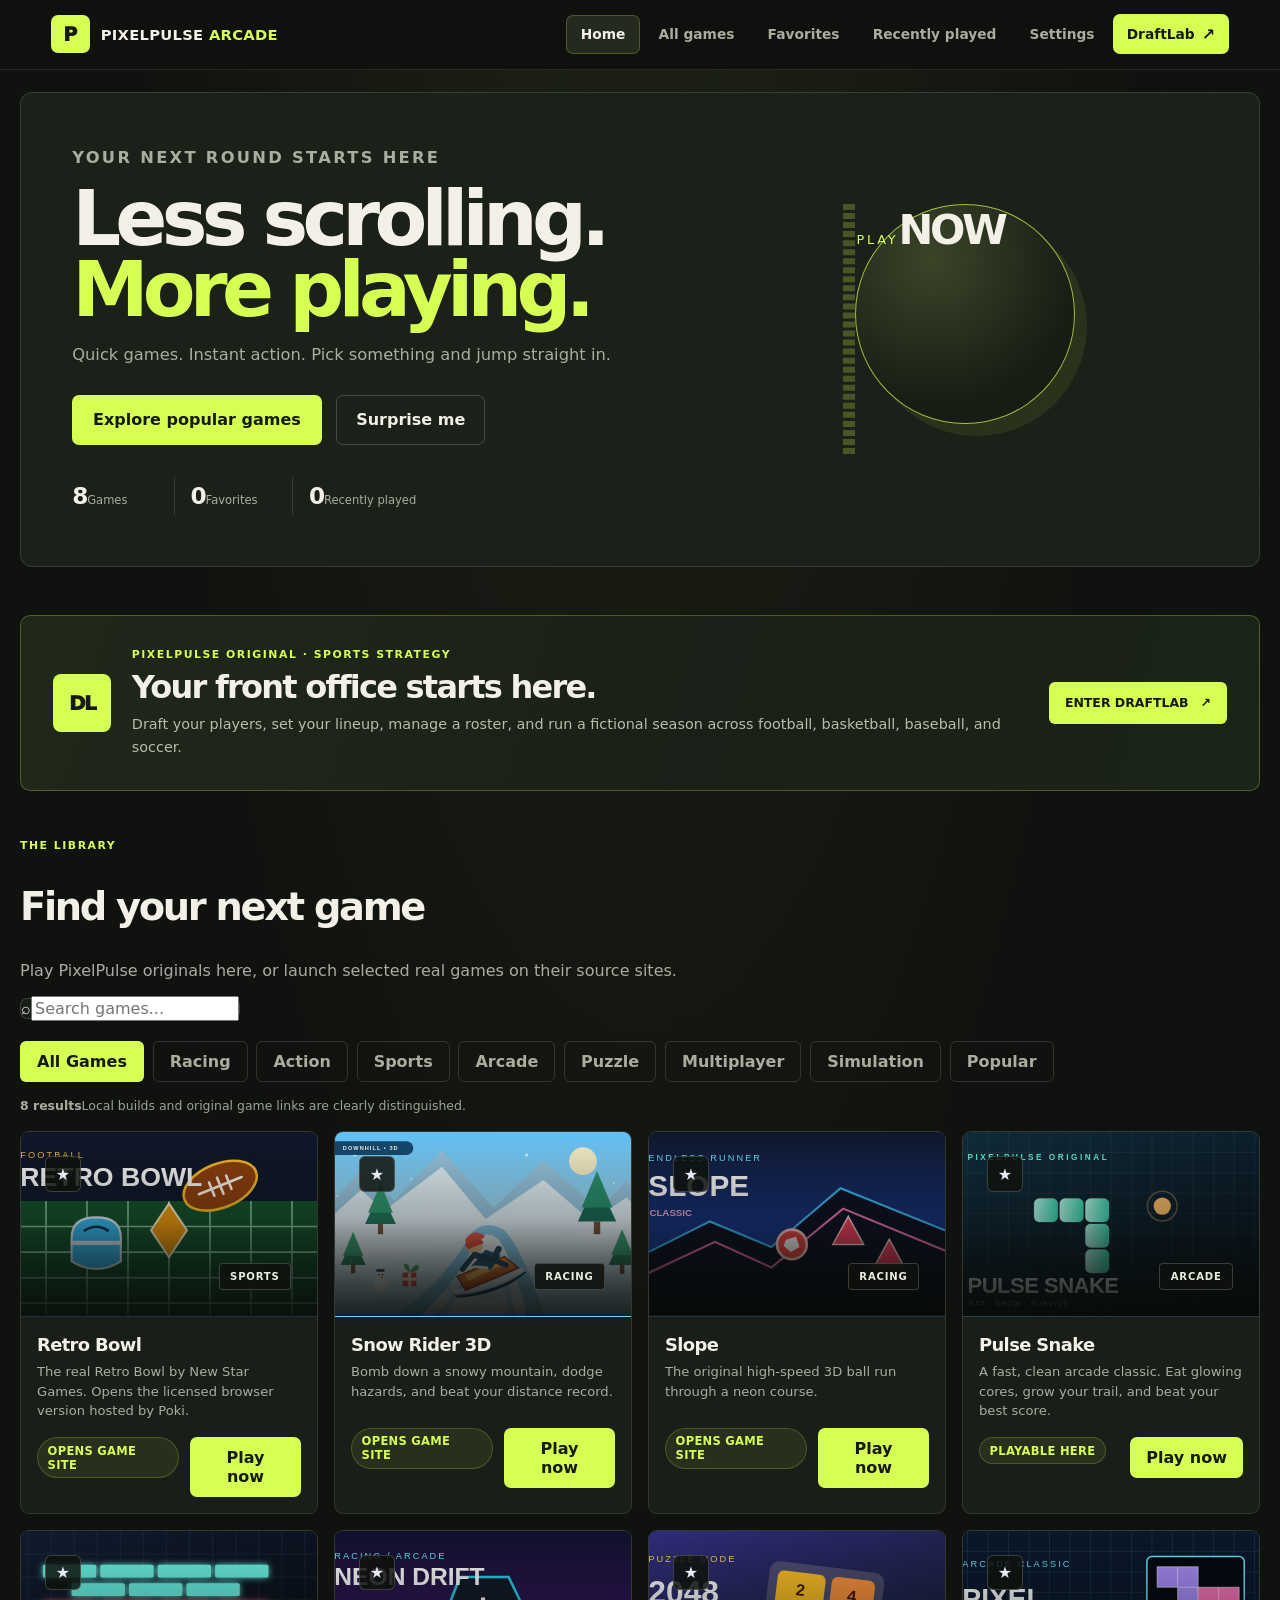
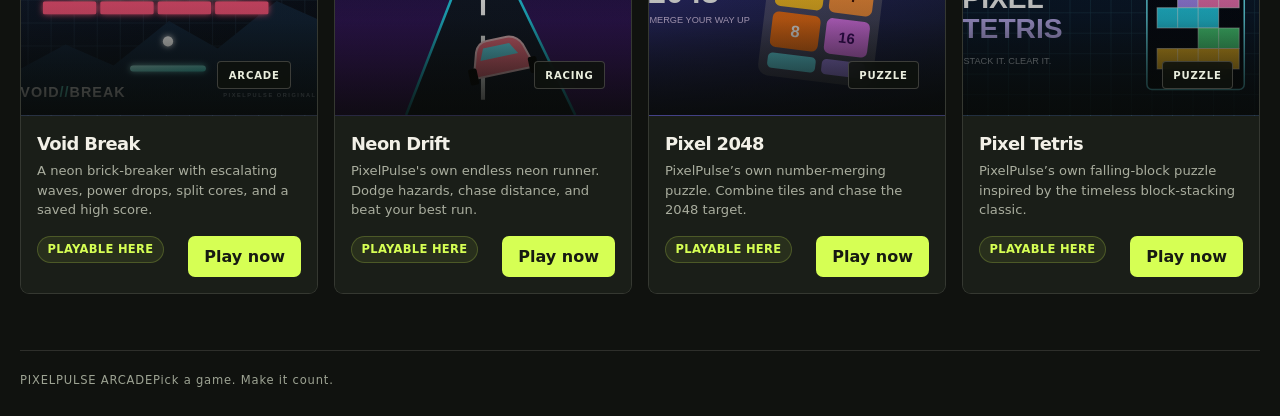
<file: index.html>
<!doctype html>
<html lang="en">
<head>
<meta charset="utf-8">
<meta name="viewport" content="width=device-width, initial-scale=1">
<meta name="theme-color" content="#070b17">
<meta name="description" content="Jump into quick browser games at PixelPulse Arcade. Play racing, puzzle, sports, and arcade games.">
<title>PixelPulse Arcade — Play Now</title>
<link rel="stylesheet" href="./style.css?v=11">
</head>
<body data-page="home">
<header class="site-header">
  <a class="brand" href="./index.html" aria-label="PixelPulse Arcade home"><span class="brand-mark">P</span><span>PIXELPULSE <b>ARCADE</b></span></a>
  <nav class="main-nav" aria-label="Main navigation">
    <button class="nav-btn active" data-nav="home" type="button">Home</button>
    <button class="nav-btn" data-nav="all" type="button">All games</button>
    <button class="nav-btn" data-nav="favorites" type="button">Favorites</button>
    <button class="nav-btn" data-nav="recent" type="button">Recently played</button>
    <button class="nav-btn" data-nav="settings" type="button">Settings</button>
    <a class="draftlab-nav" href="./draftlab/index.html">DraftLab <span>↗</span></a>
  </nav>
</header>
<main>
  <section class="hero-section">
    <div class="hero-copy">
      <p class="eyebrow">YOUR NEXT ROUND STARTS HERE</p>
      <h1>Less scrolling.<br><span>More playing.</span></h1>
      <p class="hero-description">Quick games. Instant action. Pick something and jump straight in.</p>
      <div class="hero-actions">
        <button class="primary-btn" id="jumpToPopular" type="button">Explore popular games</button>
        <button class="secondary-btn" id="randomGameBtn" type="button">Surprise me</button>
      </div>
      <div class="stats-row">
        <div class="stat-item"><strong id="gamesCount">5</strong><span>Games</span></div>
        <div class="stat-item"><strong id="favoritesCount">0</strong><span>Favorites</span></div>
        <div class="stat-item"><strong id="recentCount">0</strong><span>Recently played</span></div>
      </div>
    </div>
    <div class="hero-art" aria-hidden="true"><div class="orbit orbit-one"></div><div class="orbit orbit-two"></div><div class="hero-core"><span>PLAY</span><b>NOW</b></div><span class="float-block block-one"></span><span class="float-block block-two"></span><span class="float-block block-three"></span></div>
  </section>
  <section class="draftlab-feature" aria-labelledby="draftlabTitle"><div class="draftlab-mark">DL</div><div class="draftlab-copy"><p class="eyebrow">PIXELPULSE ORIGINAL · SPORTS STRATEGY</p><h2 id="draftlabTitle">Your front office starts here.</h2><p>Draft your players, set your lineup, manage a roster, and run a fictional season across football, basketball, baseball, and soccer.</p></div><a class="draftlab-cta" href="./draftlab/index.html">ENTER DRAFTLAB <span>↗</span></a></section>
  <section class="games-panel" id="library">
    <div class="section-heading">
      <div><p class="eyebrow">THE LIBRARY</p><h2>Find your next game</h2><p class="muted">Play PixelPulse originals here, or launch selected real games on their source sites.</p></div>
      <label class="search-wrap"><span class="search-icon" aria-hidden="true">⌕</span><input id="searchInput" type="search" placeholder="Search games..." autocomplete="off" aria-label="Search games"></label>
    </div>
    <div class="category-filters" id="categoryFilters" aria-label="Filter games"></div>
    <div class="results-row"><span id="resultsLabel">13 results</span><span>Local builds and original game links are clearly distinguished.</span></div>
    <div class="game-grid" id="gameGrid"></div>
  </section>
</main>
<aside id="settingsPanel" class="settings-panel hidden" aria-label="Settings">
  <div class="settings-heading"><h2>Settings</h2><button id="closeSettings" type="button" aria-label="Close settings">×</button></div>
  <label class="setting-row" for="darkModeToggle"><span>Light mode</span><input id="darkModeToggle" type="checkbox"></label>
  <label class="setting-row" for="soundToggle"><span>Sound</span><input id="soundToggle" type="checkbox" checked></label>
  <button id="panicButton" type="button" class="secondary-btn">Quick exit</button>
</aside>
<div id="toast" class="toast" role="status" aria-live="polite"></div>
<footer class="site-footer"><span>PIXELPULSE ARCADE</span><span>Pick a game. Make it count.</span></footer>
<script src="./script.js?v=31"></script>
</body>
</html>
</file>
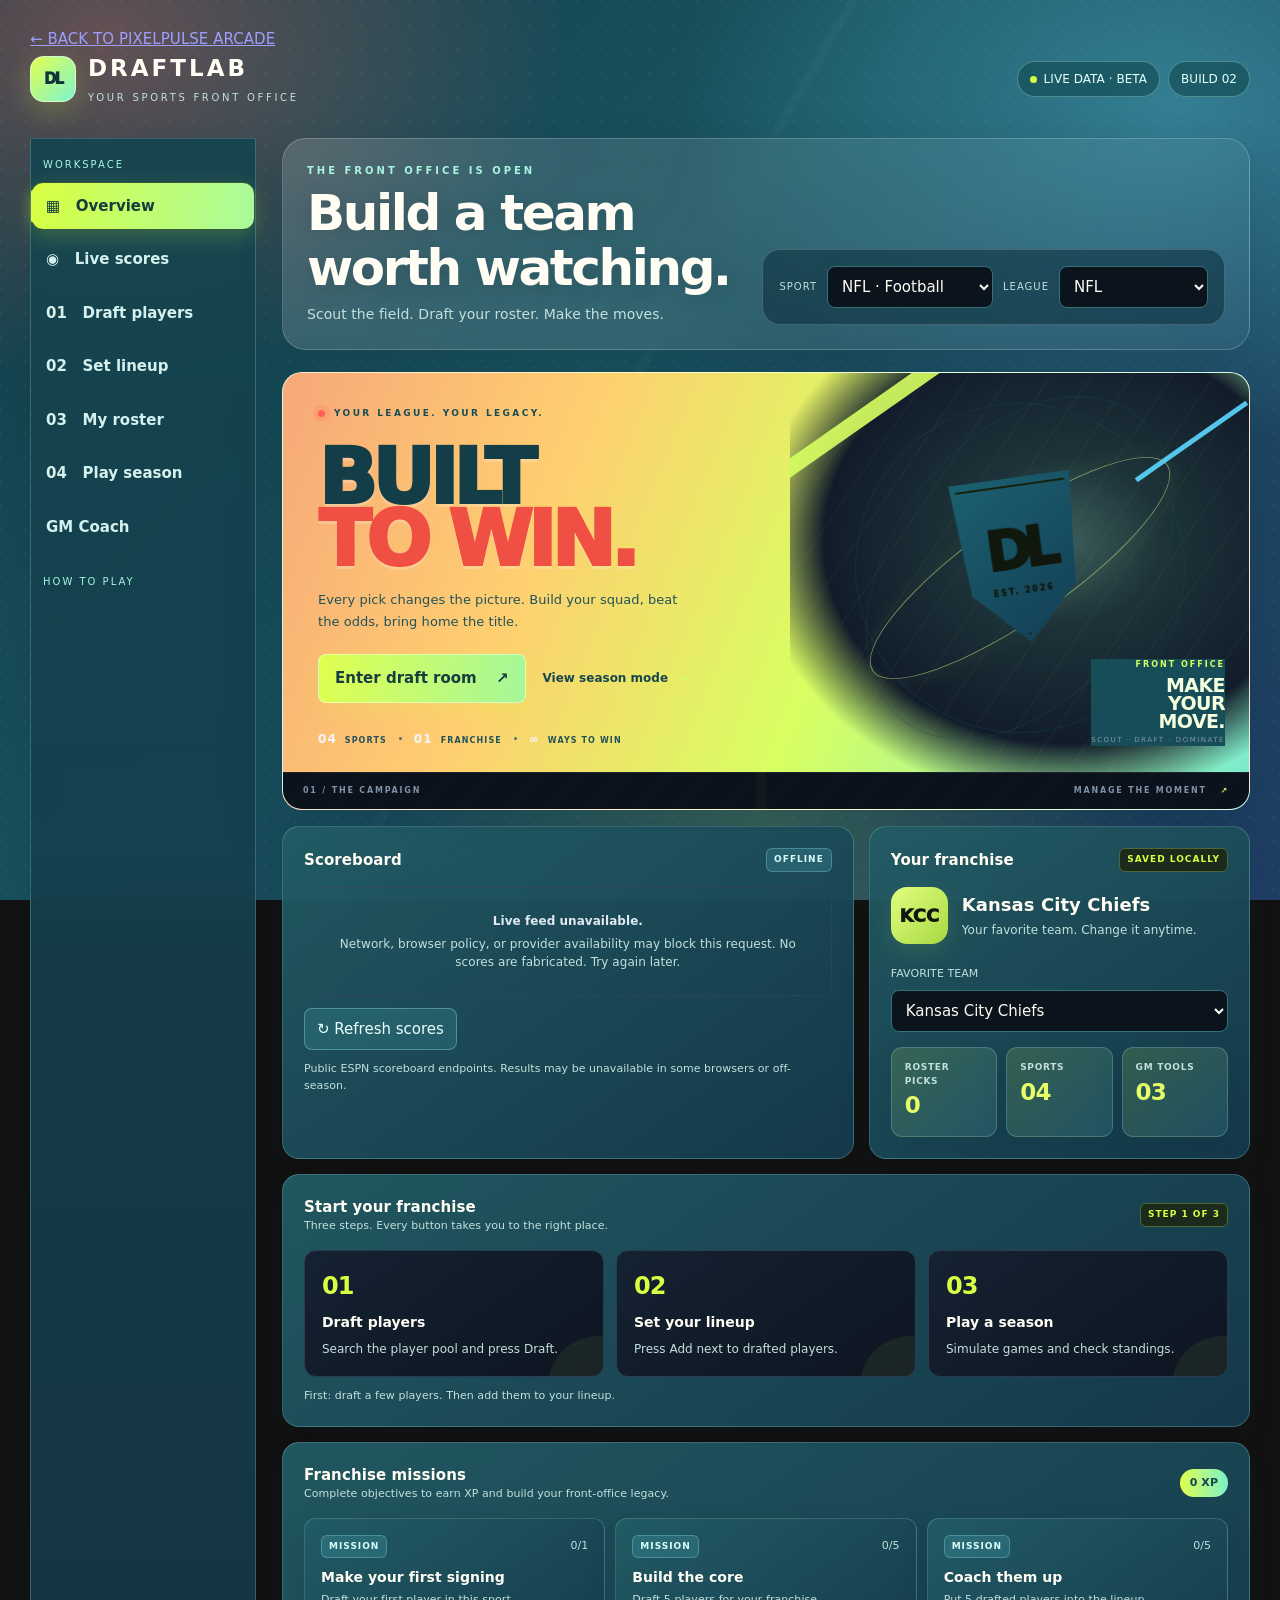
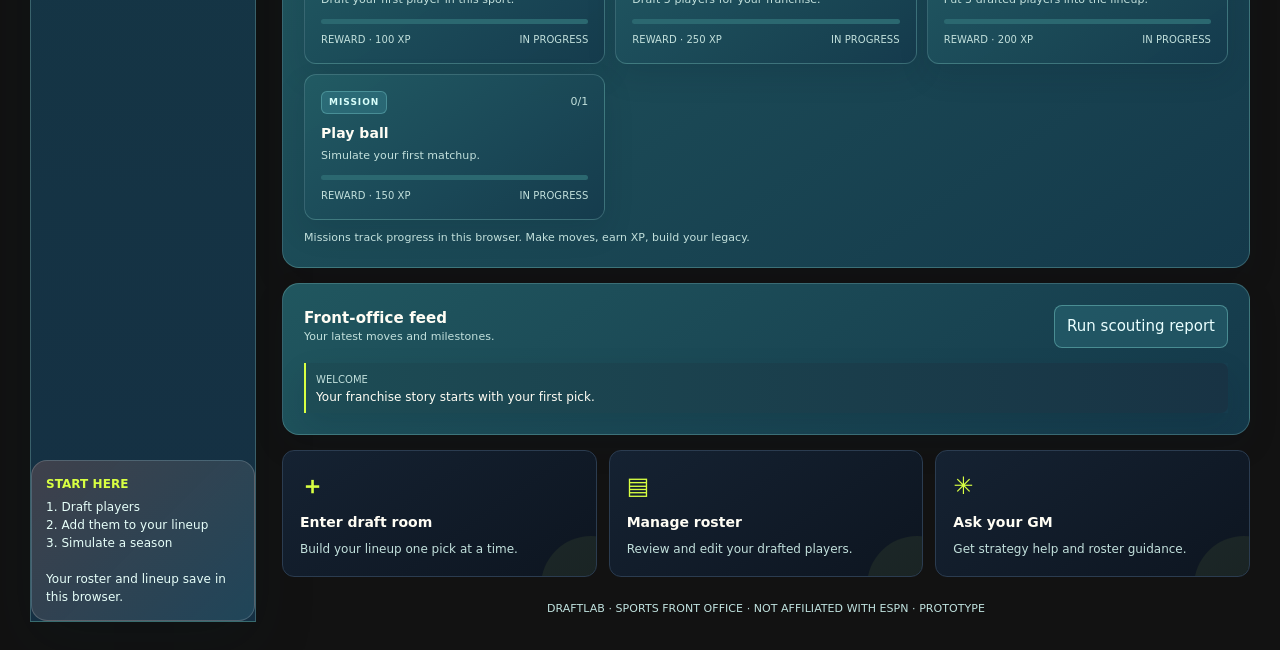
<file: draftlab/index.html>
<!doctype html>
<html lang="en"><head><meta charset="utf-8"><meta name="viewport" content="width=device-width,initial-scale=1"><meta name="theme-color" content="#123d49"><meta name="description" content="DraftLab is a free sports franchise simulator. Draft players, build your lineup, manage your team, and simulate a season across football, basketball, baseball, and soccer."><meta name="keywords" content="DraftLab, sports simulator, fantasy sports, team builder, football simulator, basketball simulator, baseball simulator, soccer simulator, sports draft game"><meta name="robots" content="index,follow,max-image-preview:large"><link rel="canonical" href="https://zavbav.github.io/pixelpulse-arcade/draftlab/"><meta property="og:type" content="website"><meta property="og:title" content="DraftLab — Build Your Team. Own the Season."><meta property="og:description" content="Draft players, automatically build your lineup, and chase a championship in this free sports franchise simulator."><meta property="og:url" content="https://zavbav.github.io/pixelpulse-arcade/draftlab/"><meta name="twitter:card" content="summary"><title>DraftLab — Free Sports Franchise &amp; Team Builder Game</title><script type="application/ld+json">{"@context":"https://schema.org","@type":"WebApplication","name":"DraftLab","url":"https://zavbav.github.io/pixelpulse-arcade/draftlab/","applicationCategory":"GameApplication","operatingSystem":"Web","description":"A free sports franchise simulator to draft players, build lineups, and simulate seasons across football, basketball, baseball, and soccer.","offers":{"@type":"Offer","price":"0","priceCurrency":"USD"}}</script>
<style>
:root{color-scheme:dark;--bg:#0b1017;--panel:#121b26;--panel2:#182433;--line:#29384a;--text:#f4f7fb;--muted:#93a4b8;--lime:#c8f36b;--blue:#84b8ff;--red:#ff8d87}*{box-sizing:border-box}body{margin:0;background:radial-gradient(ellipse at 80% -15%,#20364a 0,transparent 40%),var(--bg);color:var(--text);font:15px/1.5 Inter,ui-sans-serif,system-ui,-apple-system,BlinkMacSystemFont,"Segoe UI",sans-serif}button,input,select{font:inherit}button{cursor:pointer}.wrap{max-width:1440px;margin:auto;padding:24px}.top{display:flex;align-items:center;justify-content:space-between;gap:20px;margin-bottom:28px}.brand{display:flex;align-items:center;gap:12px}.logo{display:grid;place-items:center;background:var(--lime);color:#10170b;font-weight:950;width:46px;height:46px;border-radius:12px;letter-spacing:-2px}.brand h1{font-size:21px;letter-spacing:2px;margin:0}.brand small{font-size:10px;letter-spacing:2px;color:var(--muted)}.status{border:1px solid var(--line);border-radius:99px;padding:8px 12px;color:#bdcbd9;font-size:12px}.dot{display:inline-block;width:7px;height:7px;background:var(--lime);border-radius:50%;margin-right:7px}.layout{display:grid;grid-template-columns:220px minmax(0,1fr);gap:24px}.side{display:flex;flex-direction:column;gap:7px}.side button{border:0;background:transparent;color:var(--muted);text-align:left;padding:12px 14px;border-radius:10px}.side button.active,.side button:hover{background:var(--panel2);color:white}.side button.active{box-shadow:inset 3px 0 var(--lime)}.navlabel{font-size:10px;letter-spacing:2px;color:#62768c;margin:18px 12px 5px}.note{margin-top:auto;border:1px solid var(--line);border-radius:12px;padding:14px;color:var(--muted);font-size:12px}.note b{color:var(--lime);display:block;margin-bottom:5px}.main{min-width:0}.welcome{display:flex;justify-content:space-between;align-items:end;gap:18px;margin-bottom:22px}.eyebrow{font-size:11px;letter-spacing:2px;color:var(--lime);font-weight:800}.welcome h2{font-size:clamp(28px,3.4vw,42px);letter-spacing:-1.7px;line-height:1.1;margin:8px 0}.welcome p{color:var(--muted);margin:0}.sportbox{display:flex;gap:10px;align-items:center;background:var(--panel);border:1px solid var(--line);padding:8px 10px;border-radius:11px}.sportbox label{font-size:10px;color:var(--muted);letter-spacing:1px}select,input{background:#0b131d;color:var(--text);border:1px solid var(--line);border-radius:8px;padding:10px;max-width:100%}.grid{display:grid;grid-template-columns:1.2fr .8fr;gap:15px}.card{min-width:0;background:linear-gradient(150deg,#162231,#101720);border:1px solid var(--line);border-radius:15px;padding:18px}.head{display:flex;align-items:center;justify-content:space-between;gap:12px;margin-bottom:15px}.head h3{font-size:16px;margin:0}.tag{font-size:10px;letter-spacing:.7px;border:1px solid #405269;border-radius:6px;padding:4px 7px;color:#c2d0df}.tag.live{color:var(--lime);border-color:#526c37}.scores{display:grid;gap:8px}.game{display:grid;grid-template-columns:1fr auto 1fr;align-items:center;gap:8px;padding:12px;background:#0b131d;border:1px solid #253447;border-radius:10px}.team{display:flex;align-items:center;gap:8px;min-width:0}.team:last-child{justify-content:flex-end;text-align:right}.abbr{display:grid;place-items:center;width:33px;height:33px;flex-shrink:0;border-radius:8px;background:#23354a;font-size:10px;font-weight:900}.team strong{display:block;font-size:12px;white-space:nowrap;overflow:hidden;text-overflow:ellipsis}.team small{display:block;color:var(--muted);font-size:10px}.score{text-align:center;font-size:17px;font-weight:850;white-space:nowrap}.score small{display:block;font-size:9px;color:var(--muted);font-weight:500}.blank{padding:24px 14px;border:1px dashed #35465a;border-radius:10px;text-align:center;color:var(--muted);font-size:12px}.blank b{display:block;color:#e1eaf4;margin-bottom:5px}.fav{display:flex;align-items:center;gap:14px;margin-bottom:17px}.crest{display:grid;place-items:center;width:57px;height:57px;background:var(--lime);color:#10170b;border-radius:13px;font-weight:950;font-size:18px}.fav h4{font-size:18px;margin:0 0 3px}.fav p{margin:0;color:var(--muted);font-size:12px}.stats{display:grid;grid-template-columns:repeat(3,1fr);gap:8px}.stat{padding:12px;background:#0b131d;border-radius:9px}.stat span{display:block;color:var(--muted);font-size:10px}.stat strong{font-size:20px}.actions{display:grid;grid-template-columns:repeat(3,1fr);gap:11px;margin-top:15px}.action{border:1px solid var(--line);background:var(--panel);color:var(--text);border-radius:12px;padding:15px;text-align:left}.action:hover{border-color:#7d9e50;transform:translateY(-1px)}.action .ico{color:var(--lime);font-size:20px}.action b{display:block;margin:8px 0 4px}.action span{font-size:12px;color:var(--muted)}.section{margin-top:15px}.hidden{display:none!important}.primary{border:0;background:var(--lime);color:#11170b;border-radius:8px;padding:10px 13px;font-weight:850}.secondary{border:1px solid var(--line);background:#1b2a3c;color:white;border-radius:8px;padding:9px 12px}.btnrow{display:flex;align-items:center;gap:8px;flex-wrap:wrap}.players{display:grid;gap:8px;margin-top:13px}.player{display:grid;grid-template-columns:1fr auto auto;gap:10px;align-items:center;background:#0b131d;border:1px solid #253447;border-radius:10px;padding:11px}.player strong{display:block}.player small{color:var(--muted)}.player button{background:#1b2a3c;border:1px solid #34475c;border-radius:7px;color:white;padding:7px 10px}.roster{display:flex;flex-wrap:wrap;gap:8px}.chip{border:1px solid var(--line);background:#0b131d;border-radius:8px;padding:8px 10px;font-size:12px}.chip button{border:0;background:transparent;color:var(--red)}.chat{display:grid;gap:9px;max-height:360px;overflow:auto;margin:14px 0}.bubble{background:#0b131d;border:1px solid var(--line);border-radius:11px;padding:12px;max-width:92%;font-size:13px}.bubble.you{margin-left:auto;background:#203123;border-color:#435a36}.bubble small{display:block;color:var(--lime);font-size:10px;letter-spacing:1px;margin-bottom:4px}.fieldrow{display:flex;gap:8px}.fieldrow input{flex:1;min-width:0}.muted{color:var(--muted)}.tiny{font-size:11px}.xi-grid{display:grid;grid-template-columns:minmax(0,1.25fr) minmax(250px,.75fr);gap:15px}.pitch{position:relative;min-height:540px;border:2px solid #7aab83;border-radius:12px;overflow:hidden;background:repeating-linear-gradient(0deg,#22643f 0,#22643f 54px,#287249 54px,#287249 108px)}.pitch:before{content:"";position:absolute;inset:12px;border:2px solid #b4d8b8;border-radius:3px;opacity:.8}.pitch:after{content:"";position:absolute;left:50%;top:12px;bottom:12px;border-left:2px solid #b4d8b8;opacity:.8}.pitch-mark{position:absolute;width:110px;height:110px;border:2px solid #b4d8b8;border-radius:50%;left:50%;top:50%;transform:translate(-50%,-50%);opacity:.8}.pitch-box{position:absolute;left:30%;width:40%;height:11%;border:2px solid #b4d8b8;opacity:.8}.pitch-box.top{top:12px;border-top:0}.pitch-box.bottom{bottom:12px;border-bottom:0}.xi-player{position:absolute;z-index:2;transform:translate(-50%,-50%);width:92px;text-align:center;color:#fff;text-shadow:0 1px 3px #123}.xi-avatar{width:38px;height:38px;border-radius:50%;display:grid;place-items:center;margin:0 auto 3px;background:#e4f3df;border:2px solid #fff;color:#173b25;font-size:11px;font-weight:950;box-shadow:0 2px 8px #102c1c99}.xi-player strong{display:block;font-size:10px;line-height:1.2;background:#123b27d9;border-radius:4px;padding:3px 4px;white-space:nowrap;overflow:hidden;text-overflow:ellipsis}.xi-player small{display:block;font-size:10px;background:#123b27d9;border-radius:0 0 4px 4px;padding:1px 4px}.xi-list{display:grid;gap:7px}.xi-row{display:grid;grid-template-columns:32px 1fr auto;gap:9px;align-items:center;background:#0b131d;border:1px solid #253447;border-radius:9px;padding:9px}.xi-num{font-weight:900;color:var(--lime);font-size:12px}.xi-row strong{display:block;font-size:12px}.xi-row small{display:block;color:var(--muted);font-size:10px}.xi-pos{font-size:10px;color:#d6e3f0;border:1px solid #405269;border-radius:5px;padding:3px 5px}.xi-note{font-size:11px;color:var(--muted);margin-top:10px}.footer{text-align:center;color:#65788e;font-size:11px;margin:24px 0 4px}.error{color:#ffaaa4}@media(max-width:900px){.xi-grid{grid-template-columns:1fr}.pitch{min-height:500px}.layout{grid-template-columns:1fr}.side{flex-direction:row;overflow:auto}.side button{white-space:nowrap}.navlabel,.note{display:none}.grid{grid-template-columns:1fr}.welcome{align-items:flex-start;flex-direction:column}.actions{grid-template-columns:1fr}.wrap{padding:15px}}@media(max-width:520px){.top{align-items:flex-start}.status:last-child{display:none}.sportbox{width:100%;justify-content:space-between}.sportbox select{max-width:70%}.game{gap:4px;padding:9px 6px}.abbr{width:27px;height:27px}.team{gap:5px}.team strong{font-size:10px}.score{font-size:14px}.card{padding:13px}.welcome h2{font-size:30px}}
/* Franchise game layer */
.quest-grid{display:grid;grid-template-columns:repeat(3,minmax(0,1fr));gap:10px}.quest{background:#0b131d;border:1px solid #2b3d50;border-radius:12px;padding:13px;min-width:0}.quest.done{border-color:#6c9346;background:linear-gradient(145deg,#1b2b1c,#0b131d)}.quest-top{display:flex;justify-content:space-between;gap:8px;align-items:center}.quest h4{margin:9px 0 4px;font-size:13px}.quest p{font-size:11px;color:var(--muted);margin:0 0 10px}.bar{height:5px;background:#273648;border-radius:9px;overflow:hidden}.bar span{display:block;height:100%;background:var(--lime);width:0;transition:width .25s}.quest-foot{display:flex;justify-content:space-between;gap:8px;margin-top:8px;font-size:10px;color:var(--muted)}.quest-foot button{font-size:10px;padding:5px 8px}.xp-pill{border:1px solid #526c37;color:var(--lime);border-radius:99px;padding:6px 10px;font-size:11px;font-weight:800}.toast{position:fixed;bottom:20px;left:50%;transform:translate(-50%,20px);opacity:0;pointer-events:none;z-index:99;background:#e0f7b4;color:#14200c;padding:12px 18px;border-radius:10px;font-weight:850;box-shadow:0 12px 40px #0008;transition:.22s}.toast.show{opacity:1;transform:translate(-50%,0)}.player{transition:border-color .15s,transform .15s}.player:hover{border-color:#77994c;transform:translateY(-1px)}.rating-wrap{min-width:70px;text-align:center}.rating-num{font-size:14px;font-weight:900;color:var(--lime)}.rating-bar{height:4px;background:#263649;border-radius:8px;margin-top:4px;overflow:hidden}.rating-bar span{display:block;height:100%;background:var(--lime)}.draft-log{display:grid;gap:7px}.draft-log div{border-left:2px solid var(--lime);padding:7px 10px;background:#0b131d;border-radius:0 7px 7px 0;font-size:12px}.draft-log small{color:var(--muted)}@media(max-width:700px){.quest-grid{grid-template-columns:1fr}.quest{padding:12px}.player{grid-template-columns:minmax(0,1fr) auto}.player .rating-wrap{display:none}.player button{grid-column:1/-1;width:100%}}
/* VISUAL REDESIGN — broadcast-grade franchise dashboard */
:root{--bg:#070b12;--panel:#101824;--panel2:#182536;--line:#2a3b50;--text:#f4f7ff;--muted:#94a5ba;--lime:#d6ff62;--blue:#5bd6ff;--red:#ff6f72}
body{background:radial-gradient(ellipse at 78% 0%,#20374a 0,transparent 32%),radial-gradient(ellipse at 5% 28%,#14251e 0,transparent 27%),#070b12;letter-spacing:.05px}
.wrap{max-width:1520px;padding:28px 30px}.top{margin-bottom:30px}.logo{border-radius:14px;box-shadow:0 0 30px #d6ff6230;position:relative}.brand h1{font-size:23px;letter-spacing:3px}.brand small{letter-spacing:2.7px}
.layout{grid-template-columns:226px minmax(0,1fr);gap:26px}.side{gap:5px}.side button{position:relative;border:1px solid transparent;font-weight:650;transition:background .18s,border-color .18s,transform .18s}.side button.active,.side button:hover{background:linear-gradient(100deg,#233729,#162535);border-color:#3b553b;box-shadow:none}.side button.active:before{content:"";position:absolute;left:-1px;top:7px;bottom:7px;width:3px;background:var(--lime);border-radius:3px;box-shadow:0 0 12px #d6ff6270}
.welcome{padding:5px 0 23px;border-bottom:1px solid #253448;margin-bottom:22px}.eyebrow{font-size:10px;letter-spacing:3px}.welcome h2{font-size:clamp(32px,4vw,50px);letter-spacing:-2.4px;font-weight:850}.welcome p{font-size:14px}
.card{position:relative;overflow:hidden;background:linear-gradient(145deg,#131f2e 0%,#0e1621 72%);border:1px solid #29394c;border-radius:17px;padding:21px;box-shadow:0 14px 40px #00000016;transition:border-color .2s,transform .2s}.card:hover{border-color:#3b526a}.head h3{font-size:15px;letter-spacing:.1px}.tag{font-size:9px;letter-spacing:1px;font-weight:800;background:#111b28}.tag.live{background:#1b2a1b;color:var(--lime);border-color:#4e6836}
.stats{gap:9px}.stat{border:1px solid #25364a;background:linear-gradient(145deg,#0a111b,#101a27);padding:13px;border-radius:11px}.stat strong{font-size:23px;letter-spacing:-.8px}.stat span{letter-spacing:.7px;font-weight:750;font-size:9px}.crest{background:linear-gradient(135deg,#e1ff80,#a8d842);box-shadow:0 8px 25px #b5ec4d20;border-radius:16px}
.actions{gap:12px}.action{position:relative;overflow:hidden;min-height:118px;border:1px solid #2b3c50;background:linear-gradient(145deg,#152232,#0d1520);padding:17px;transition:transform .18s,border-color .18s,box-shadow .18s}.action:after{content:"";position:absolute;width:100px;height:100px;border-radius:50%;right:-45px;bottom:-60px;background:#d6ff6210;transition:transform .25s}.action:hover{transform:translateY(-3px);border-color:#8ba94d;box-shadow:0 10px 28px #0003}.action:hover:after{transform:scale(1.8)}.action .ico{font-size:24px;font-weight:900;letter-spacing:-1px}.action b{font-size:14px}.action span{line-height:1.45}
.primary{background:linear-gradient(135deg,#e0ff83,#c1f04c);box-shadow:0 5px 18px #c8f36b20;transition:transform .15s,filter .15s}.primary:hover{filter:brightness(1.06);transform:translateY(-1px)}.secondary{background:#172638;border-color:#34485e;transition:background .15s,border-color .15s}.secondary:hover{background:#21374d;border-color:#59758f}
.game,.player,.xi-row,.quest{background:linear-gradient(105deg,#0b131e,#101b28);border-color:#26374a;transition:border-color .18s,transform .18s}.game:hover,.xi-row:hover{border-color:#526d85}.score{font-variant-numeric:tabular-nums}.abbr{background:linear-gradient(145deg,#304760,#1d2c3d);border:1px solid #41566b}
.player{grid-template-columns:minmax(0,1fr) auto auto;padding:13px}.player strong{font-size:13px}.player button{background:#21354a;border-color:#3a526b;font-weight:750}.rating-num{font-size:16px}.rating-bar span{background:linear-gradient(90deg,#8ce67e,#e0ff70)}
.pitch{box-shadow:inset 0 0 50px #001d0c44}.xi-avatar{box-shadow:0 0 0 4px #d6ff6218,0 6px 14px #0005}
.quest{padding:16px}.quest.done{box-shadow:inset 0 0 25px #d6ff6208}.quest h4{font-size:14px}.bar span{background:linear-gradient(90deg,#7edc88,#e1ff70)}
.note{background:linear-gradient(145deg,#101a25,#0b111a);border-color:#2b3b4e}
input:focus,select:focus{outline:2px solid #d6ff6270;outline-offset:1px;border-color:#b8e95a}
@keyframes riseIn{from{opacity:0;transform:translateY(8px)}to{opacity:1;transform:translateY(0)}}.main>section:not(.hidden),.main>.welcome{animation:riseIn .28s ease-out}
@media(max-width:900px){.wrap{padding:16px}.layout{gap:16px}.welcome h2{font-size:35px}.card{padding:16px}}
@media(max-width:520px){.wrap{padding:12px}.brand h1{font-size:19px}.welcome h2{font-size:32px}.card{border-radius:13px;padding:14px}.action{min-height:0}}

.arena-hero{position:relative;display:grid;grid-template-columns:1.05fr .95fr;min-height:365px;overflow:hidden;border:1px solid #34475b;border-radius:20px;background:linear-gradient(115deg,#121d2b 0%,#101824 54%,#192a30 100%);margin:0 0 17px;box-shadow:0 20px 60px #0003}.arena-hero:before{content:"";position:absolute;inset:0;background:linear-gradient(90deg,transparent 0 49%,#d6ff6207 49% 50%,transparent 50% 100%),repeating-linear-gradient(135deg,transparent 0 29px,#ffffff03 30px 31px);pointer-events:none}.arena-copy{position:relative;z-index:3;padding:34px 35px 24px}.arena-kicker{display:flex;align-items:center;gap:9px;color:#d6ff62;font-size:9px;letter-spacing:2.4px;font-weight:900}.arena-live{width:7px;height:7px;background:#d6ff62;border-radius:50%;box-shadow:0 0 12px #d6ff62}.arena-title{font-size:clamp(50px,6vw,84px);font-weight:1000;letter-spacing:-5px;line-height:.81;margin:26px 0 18px;color:#f4f7ff}.arena-title em{font-style:normal;color:#d6ff62}.arena-copy p{max-width:360px;color:#a6b5c7;font-size:13px;line-height:1.7}.arena-cta{display:flex;align-items:center;gap:17px;flex-wrap:wrap;margin-top:21px}.arena-cta .primary{padding:12px 16px}.arena-cta .primary span{margin-left:14px}.arena-link{border:0;background:transparent;color:#dbe5ef;font-size:12px;font-weight:800;padding:10px 0}.arena-link span{color:#d6ff62;margin-left:8px}.arena-micro{display:flex;align-items:center;gap:12px;flex-wrap:wrap;margin-top:27px;color:#73869b;font-size:8px;letter-spacing:1.1px;font-weight:800}.arena-micro b{font-size:12px;color:#f3f7fb;margin-right:4px}.arena-micro i{width:3px;height:3px;border-radius:50%;background:#52677b}.arena-art{position:relative;min-height:320px;overflow:hidden;background:radial-gradient(ellipse at 60% 42%,#3c5d5a 0,#1d3339 25%,#111c2a 62%,transparent 80%)}.arena-art:before{content:"";position:absolute;inset:-10%;background:repeating-linear-gradient(115deg,transparent 0 35px,#d6ff6209 36px 37px);transform:skewX(-12deg)}.arena-ring{position:absolute;border:1px solid #d6ff6250;border-radius:50%;width:330px;height:330px;left:50%;top:49%;transform:translate(-50%,-50%) rotate(-28deg)}.ring-two{width:255px;height:385px;border-color:#5bd6ff48;transform:translate(-50%,-50%) rotate(37deg)}.arena-orbit{position:absolute;width:360px;height:100px;border:1px solid #e6ff8b77;border-radius:50%;left:50%;top:49%;transform:translate(-50%,-50%) rotate(-35deg);box-shadow:0 0 30px #d6ff6210}.arena-shield{position:absolute;left:50%;top:47%;transform:translate(-50%,-50%) rotate(-8deg);width:145px;height:165px;clip-path:polygon(8% 0,92% 0,86% 68%,50% 100%,14% 68%);background:linear-gradient(140deg,#e5ff9c,#a8d93d 50%,#4c7029);display:flex;flex-direction:column;align-items:center;justify-content:center;color:#10180d;filter:drop-shadow(0 15px 20px #0007)}.arena-shield:before{content:"";position:absolute;inset:7px;clip-path:polygon(8% 0,92% 0,86% 68%,50% 100%,14% 68%);border:2px solid #14210b}.arena-shield span{font-size:55px;font-weight:1000;letter-spacing:-7px;line-height:1}.arena-shield small{font-size:8px;font-weight:950;letter-spacing:2px;margin-top:8px}.arena-stripe{position:absolute;width:200px;height:16px;background:#d6ff62;opacity:.9;transform:rotate(-35deg);left:-30px;top:38px}.stripe-b{width:135px;height:5px;background:#5bd6ff;top:66px;left:auto;right:-10px}.arena-score{position:absolute;right:24px;bottom:26px;text-align:right;display:grid;gap:5px}.arena-score small{color:#d6ff62;font-size:8px;letter-spacing:2px;font-weight:900}.arena-score b{font-size:19px;letter-spacing:-.6px;line-height:.95}.arena-score span{font-size:7px;color:#8194a8;letter-spacing:1.5px}.arena-bottom{grid-column:1/-1;display:flex;justify-content:space-between;gap:10px;padding:12px 20px;border-top:1px solid #ffffff12;background:#0b121c;color:#7f92a7;font-size:8px;letter-spacing:1.8px;font-weight:850}.arena-bottom b{color:#d6ff62;margin-left:9px}@media(max-width:750px){.arena-hero{grid-template-columns:1fr}.arena-copy{padding:25px 23px 20px}.arena-title{font-size:66px}.arena-art{min-height:260px;grid-row:2}.arena-bottom{grid-row:3}.arena-score{right:16px;bottom:18px}.arena-shield{width:120px;height:140px}.arena-shield span{font-size:46px}}@media(prefers-reduced-motion:reduce){.main>section:not(.hidden),.main>.welcome{animation:none}}
</style><style>/* COLOR TAKEOVER: make DraftLab feel like a live sports arena, not a black dashboard */
:root{color-scheme:dark;--bg:#102a35;--panel:#173d49;--panel2:#20505a;--line:#36717a;--text:#fffdf4;--muted:#c2e0dc;--lime:#d8ff42;--blue:#72e5ff;--red:#ff8a72}
body{background:radial-gradient(ellipse at 8% 4%,rgba(255,111,97,.34),transparent 28%),radial-gradient(ellipse at 92% 12%,rgba(102,231,255,.32),transparent 30%),radial-gradient(ellipse at 60% 92%,rgba(206,255,65,.17),transparent 35%),linear-gradient(135deg,#123d49 0%,#1a5360 44%,#203e65 100%);background-attachment:fixed;color:var(--text)}
body:before{content:"";position:fixed;inset:0;pointer-events:none;z-index:-1;opacity:.18;background-image:linear-gradient(120deg,transparent 0 47%,rgba(255,255,255,.16) 47.2% 47.6%,transparent 47.8%),radial-gradient(circle at 1px 1px,rgba(255,255,255,.28) 1px,transparent 1.6px);background-size:100% 100%,24px 24px}
.wrap{max-width:1500px}.top{border-bottom-color:rgba(177,245,239,.25)}
.logo{background:linear-gradient(135deg,#e2ff51,#7ff4cf);color:#12353b;box-shadow:0 8px 28px rgba(216,255,66,.22);border:1px solid rgba(255,255,255,.5)}
.status{background:rgba(20,77,85,.68);border-color:rgba(182,245,239,.32);color:#e6fffb}
.side{background:linear-gradient(180deg,rgba(20,69,79,.93),rgba(22,51,72,.91));border:1px solid rgba(174,242,231,.24);box-shadow:0 20px 55px rgba(4,25,35,.18);backdrop-filter:blur(18px)}
.side button{color:#d5f1ed;border-radius:12px;transition:transform .18s,background .18s,color .18s}
.side button:hover{transform:translateX(4px);background:rgba(112,229,255,.16);color:white}
.side button.active{background:linear-gradient(100deg,#d8ff42,#aafc9c);color:#163c3d;box-shadow:0 7px 22px rgba(216,255,66,.2);font-weight:850}
.navlabel,.eyebrow{color:#a7f5df}.note{background:linear-gradient(135deg,rgba(255,138,114,.18),rgba(112,229,255,.12));border-color:rgba(255,255,255,.17);color:#e7fffa;border-radius:16px}
.welcome{background:linear-gradient(115deg,rgba(255,255,255,.15),rgba(255,255,255,.04));border:1px solid rgba(255,255,255,.2);border-radius:24px;padding:24px;box-shadow:0 18px 45px rgba(6,30,43,.14);backdrop-filter:blur(14px)}
.welcome h2{color:#fffdf4;text-shadow:0 3px 20px rgba(0,0,0,.15)}.sportbox{background:rgba(11,47,59,.55);border:1px solid rgba(255,255,255,.18);border-radius:18px;padding:16px}
.card,.section,.quest,.player,.stat,.game,.xi-player,.xi-row,.chat,.bubble,.draft-log{background:linear-gradient(145deg,rgba(34,91,100,.95),rgba(21,59,77,.96));border-color:rgba(173,242,232,.22);box-shadow:0 12px 30px rgba(5,28,39,.12)}
.card:hover,.player:hover,.quest:hover{border-color:rgba(216,255,66,.62);transform:translateY(-3px);box-shadow:0 18px 34px rgba(4,30,39,.22)}.card,.player,.quest{transition:transform .2s,border-color .2s,box-shadow .2s}
.primary,button.primary{background:linear-gradient(100deg,#e0ff4f,#a5f79a);color:#173d3f;border:1px solid rgba(255,255,255,.45);font-weight:900;box-shadow:0 8px 24px rgba(216,255,66,.2)}.primary:hover{filter:brightness(1.07);transform:translateY(-2px)}
.secondary,button.secondary{background:rgba(105,226,239,.13);border-color:rgba(153,242,235,.35);color:#eaffff}
.arena-hero{background:linear-gradient(112deg,#f7a879 0%,#ffcf70 28%,#d8ff62 57%,#79ead1 100%);color:#163e46;border:1px solid rgba(255,255,255,.65);box-shadow:0 25px 60px rgba(6,30,43,.22);overflow:hidden}
.arena-hero:after{background:repeating-linear-gradient(135deg,rgba(18,61,73,.07) 0 2px,transparent 2px 13px)}
.arena-kicker{color:#174e56;font-weight:900}.arena-live{background:#ff5f54;box-shadow:0 0 0 5px rgba(255,95,84,.16)}
.arena-title{color:#143e47;text-shadow:0 3px 0 rgba(255,255,255,.22)}.arena-title em{color:#f04f43;text-shadow:0 3px 0 rgba(255,255,255,.2)}
.arena-copy p,.arena-micro{color:#22535a}.arena-link{color:#17474e;border-color:rgba(23,71,78,.35)}
.arena-shield{background:linear-gradient(145deg,#1c6170,#123c53);border-color:rgba(255,255,255,.6);box-shadow:0 25px 45px rgba(18,61,73,.25)}.arena-ring{border-color:rgba(24,80,87,.32)}.arena-score{background:#174d58;color:#f5ffde;border-color:rgba(255,255,255,.38)}
.stat{background:linear-gradient(135deg,rgba(216,255,66,.14),rgba(112,229,255,.12))}.stat strong,.rating-num{color:#e4ff68}
.chip,.tag{background:rgba(112,229,255,.14);border-color:rgba(151,240,235,.28);color:#d9fffb}
.bar{background:#2b6870}.bar>span{background:linear-gradient(90deg,#ffad6e,#e5ff52,#71f0d0)}.rating-bar{background:#34717a}.rating-bar span{background:linear-gradient(90deg,#ffad6e,#e4ff62)}
.xp-pill{background:linear-gradient(90deg,#e0ff4f,#7df1c9);color:#17474e;border:0}.quest.done{background:linear-gradient(135deg,rgba(216,255,66,.18),rgba(112,229,255,.12))}
.toast{background:#e0ff4f;color:#143e47;border:1px solid white;font-weight:850}footer,.footer{color:#c0e2df}
button:focus-visible,select:focus-visible,input:focus-visible{outline:3px solid #e1ff55;outline-offset:3px}
@media(max-width:760px){.welcome{padding:17px}.arena-hero{border-radius:20px}.side{backdrop-filter:none}}</style>
<style>
/* Game feel: animated arena, vivid field and player position chips */
.arena-hero{animation:arenaIn .7s cubic-bezier(.2,.8,.2,1) both}
@keyframes arenaIn{from{opacity:0;transform:translateY(12px) scale(.99)}to{opacity:1;transform:translateY(0) scale(1)}}
.pitch{background-color:#1d7b55!important;background-image:repeating-linear-gradient(0deg,rgba(255,255,255,.07) 0 2px,transparent 2px 54px),linear-gradient(135deg,#14734e,#23965d)!important;box-shadow:inset 0 0 0 5px rgba(255,255,255,.06),0 15px 35px #051e2b45}
.pitch:before,.pitch:after,.pitch-mark,.pitch-box{border-color:rgba(239,255,229,.72)!important}
.xi-player{width:clamp(68px,8vw,92px);filter:drop-shadow(0 5px 6px #06291b77);transition:left .35s,top .35s,transform .2s}
.xi-player:hover{transform:translate(-50%,-50%) scale(1.08);z-index:8}
.xi-avatar{background:linear-gradient(135deg,#e2ff58,#8bf0ca)!important;color:#16464a!important;border:2px solid #fff!important;box-shadow:0 0 0 3px #d8ff4233,0 4px 12px #071d24aa!important}
.xi-player strong{background:#123d35ee!important;border:1px solid #9bf4d9aa;padding:4px!important}
.xi-player small{background:#d8ff42!important;color:#173e3c!important;font-weight:900;padding:2px 5px!important}
.xi-row{transition:transform .18s,border-color .18s}.xi-row:hover{transform:translateX(3px);border-color:#d8ff42}
.draft-log div{background:linear-gradient(90deg,#1d4c55,#183344)!important}
@media(prefers-reduced-motion:reduce){.arena-hero,.xi-player{animation:none;transition:none}}
</style></head><body><div class="wrap"><a class="back-arcade" href="../index.html">← BACK TO PIXELPULSE ARCADE</a>
<header class="top"><div class="brand"><div class="logo">DL</div><div><h1>DRAFTLAB</h1><small>YOUR SPORTS FRONT OFFICE</small></div></div><div class="btnrow"><span class="status"><span class="dot"></span>LIVE DATA · BETA</span><span class="status">BUILD 02</span></div></header>
<div class="layout"><aside class="side"><div class="navlabel">WORKSPACE</div><button class="active" data-page="overview">▦ &nbsp; Overview</button><button data-page="scores">◉ &nbsp; Live scores</button><button data-page="draft">01 &nbsp; Draft players</button><button data-page="startingxi">02 &nbsp; Set lineup</button><button data-page="roster">03 &nbsp; My roster</button><button data-page="seasons">04 &nbsp; Play season</button><button data-page="gm">GM Coach</button><div class="navlabel">HOW TO PLAY</div><div class="note"><b>START HERE</b>1. Draft players<br>2. Add them to your lineup<br>3. Simulate a season<br><br>Your roster and lineup save in this browser.</aside>
<main class="main"><div class="welcome"><div><div class="eyebrow">THE FRONT OFFICE IS OPEN</div><h2>Build a team worth watching.</h2><p>Scout the field. Draft your roster. Make the moves.</p></div><div class="sportbox"><label for="sport">SPORT</label><select id="sport"><option value="football">NFL · Football</option><option value="basketball">NBA · Basketball</option><option value="baseball">MLB · Baseball</option><option value="soccer">Soccer · MLS</option></select><label for="league">LEAGUE</label><select id="league"></select></div></div>
<section id="page-overview"><div class="arena-hero"><div class="arena-copy"><div class="arena-kicker"><span class="arena-live"></span> YOUR LEAGUE. YOUR LEGACY.</div><div class="arena-title">BUILT<br><em>TO WIN.</em></div><p>Every pick changes the picture. Build your squad, beat the odds, bring home the title.</p><div class="arena-cta"><button class="primary" data-goto="draft">Enter draft room <span>↗</span></button><button class="arena-link" data-goto="seasons">View season mode <span>→</span></button></div><div class="arena-micro"><span><b>04</b> SPORTS</span><i></i><span><b>01</b> FRANCHISE</span><i></i><span><b>∞</b> WAYS TO WIN</span></div></div><div class="arena-art" aria-hidden="true"><div class="arena-ring ring-one"></div><div class="arena-ring ring-two"></div><div class="arena-orbit"></div><div class="arena-shield"><span>DL</span><small>EST. 2026</small></div><div class="arena-stripe stripe-a"></div><div class="arena-stripe stripe-b"></div><div class="arena-score"><small>FRONT OFFICE</small><b>MAKE<br>YOUR<br>MOVE.</b><span>SCOUT · DRAFT · DOMINATE</span></div></div><div class="arena-bottom"><span>01 / THE CAMPAIGN</span><span>MANAGE THE MOMENT <b>↗</b></span></div></div><div class="grid"><div class="card"><div class="head"><h3>Scoreboard</h3><span class="tag" id="score-status">CONNECTING</span></div><div class="scores" id="scores-list"><div class="blank"><b>Connecting to scoreboard…</b>Checking the latest available game feed.</div></div><div class="btnrow" style="margin-top:12px"><button class="secondary" id="refresh">↻ Refresh scores</button><span class="muted tiny" id="updated"></span></div><p class="muted tiny">Public ESPN scoreboard endpoints. Results may be unavailable in some browsers or off-season.</p></div><div class="card"><div class="head"><h3>Your franchise</h3><span class="tag live">SAVED LOCALLY</span></div><div class="fav"><div class="crest" id="crest">KC</div><div><h4 id="fav-name">Kansas City Chiefs</h4><p>Your favorite team. Change it anytime.</p></div></div><label class="muted tiny" for="favorite">FAVORITE TEAM</label><select id="favorite" style="width:100%;margin:7px 0 15px"></select><div class="stats"><div class="stat"><span>ROSTER PICKS</span><strong id="roster-count">0</strong></div><div class="stat"><span>SPORTS</span><strong>04</strong></div><div class="stat"><span>GM TOOLS</span><strong>03</strong></div></div></div></div>
<div class="card section" style="margin-bottom:15px"><div class="head"><div><h3>Start your franchise</h3><div class="muted tiny">Three steps. Every button takes you to the right place.</div></div><span class="tag live" id="progress-tag">STEP 1 OF 3</span></div><div class="actions" style="margin-top:0"><button class="action" data-goto="draft"><div class="ico">01</div><b>Draft players</b><span>Search the player pool and press Draft.</span></button><button class="action" data-goto="startingxi"><div class="ico">02</div><b>Set your lineup</b><span>Press Add next to drafted players.</span></button><button class="action" data-goto="seasons"><div class="ico">03</div><b>Play a season</b><span>Simulate games and check standings.</span></button></div><p class="muted tiny" id="progress-help" style="margin-bottom:0">Tip: choose your sport and league at the top first.</p></div><div class="card section"><div class="head"><div><h3>Franchise missions</h3><div class="muted tiny">Complete objectives to earn XP and build your front-office legacy.</div></div><span class="xp-pill" id="xp-total">0 XP</span></div><div class="quest-grid" id="quest-grid"></div><div class="muted tiny" style="margin-top:10px">Missions track progress in this browser. Make moves, earn XP, build your legacy.</div></div><div class="card section"><div class="head"><div><h3>Front-office feed</h3><div class="muted tiny">Your latest moves and milestones.</div></div><button class="secondary" id="scout-event">Run scouting report</button></div><div class="draft-log" id="draft-log"><div><small>WELCOME</small><br>Your franchise story starts with your first pick.</div></div></div><div class="actions"><button class="action" data-goto="draft"><div class="ico">＋</div><b>Enter draft room</b><span>Build your lineup one pick at a time.</span></button><button class="action" data-goto="roster"><div class="ico">▤</div><b>Manage roster</b><span>Review and edit your drafted players.</span></button><button class="action" data-goto="gm"><div class="ico">✳</div><b>Ask your GM</b><span>Get strategy help and roster guidance.</span></button></div></section>
<section id="page-scores" class="hidden section"><div class="card"><div class="head"><h3>Live scores & schedules</h3><button class="secondary" id="refresh-2">↻ Refresh</button></div><div class="scores" id="scores-list-2"></div><p class="muted tiny">The feed may show scheduled games instead of live games when no matches are underway.</p></div></section>
<section id="page-draft" class="hidden section"><div class="card"><div class="head"><h3>Draft room</h3><span class="tag">DEMO RATINGS</span></div><p class="muted">Search sample players or look up names in ESPN's public athlete directory. Sample ratings are illustrative, not official stats or projections.</p><div class="fieldrow"><input id="player-search" placeholder="Search player name or position…" autocomplete="off"><button class="secondary" id="search-espn">Search directory</button></div><div class="muted tiny" id="pool-count" style="margin-top:10px"></div><div class="muted tiny" id="search-note" style="margin-top:5px">Choose a player pool or search the directory.</div><div class="players" id="players"></div><div class="section"><div class="head"><h3>Your picks in this sport</h3><span class="tag" id="draft-total">0 PICKS</span></div><div class="roster" id="draft-roster"></div></div></div></section>
<section id="page-startingxi" class="hidden section"><div class="card"><div class="head"><div><h3 id="lineup-title">Starting XI</h3><div class="muted tiny">Only players you draft can be assigned to your lineup.</div></div><span class="tag" id="xi-count">0 / 11 SELECTED</span></div><div class="btnrow" style="margin-bottom:14px"><label class="muted tiny" for="formation">FORMATION</label><select id="formation"><option value="433">4-3-3</option><option value="442">4-4-2</option><option value="352">3-5-2</option></select><button class="secondary" id="clear-xi">Clear lineup</button></div><div class="xi-grid"><div class="pitch" id="xi-pitch"><div class="pitch-mark"></div><div class="pitch-box top"></div><div class="pitch-box bottom"></div></div><div><div class="head"><h3>Available drafted players</h3><span class="tag">YOUR ROSTER</span></div><div class="xi-list" id="xi-list"></div><div class="xi-note" id="xi-note">Draft players in the Draft Room, then choose Add to lineup. Lineup starts empty.</div></div></div></div></section>
<section id="page-seasons" class="hidden section"><div class="card"><div class="head"><div><h3>Season Simulator</h3><div class="muted tiny">Play through a full fictional season with your drafted team.</div></div><span class="tag" id="season-tag">PRE-SEASON</span></div><div class="stats"><div class="stat"><span>SEASON</span><strong id="season-year">2026</strong></div><div class="stat"><span>GAMES PLAYED</span><strong id="games-played">0</strong></div><div class="stat"><span>TEAM RATING</span><strong id="team-rating">50</strong></div></div><div class="btnrow" style="margin-top:14px"><button class="primary" id="simulate-season">Simulate full season</button><button class="secondary" id="simulate-game">Simulate next game</button><button class="secondary" id="reset-season">New season</button></div><p class="muted tiny">Results are simulated gameplay, not real-world results. Choose a sport, league and team; draft players to influence your team's fictional strength.</p><div class="section"><div class="head"><h3>Standings</h3><span class="tag" id="standings-label">LEAGUE TABLE</span></div><div id="season-table" class="xi-list"><div class="blank">Start a season to generate the table.</div></div></div><div class="section"><div class="head"><h3>Recent results</h3></div><div id="season-results" class="scores"><div class="blank">Your season results will appear here.</div></div></div></div></section>
<section id="page-roster" class="hidden section"><div class="card"><div class="head"><h3>My roster</h3><button class="secondary" id="clear-roster">Reset roster</button></div><p class="muted">Your picks are stored in this browser on this device. Cloud accounts are not connected yet.</p><div class="roster" id="saved-roster"></div></div></section>
<section id="page-gm" class="hidden section"><div class="card"><div class="head"><h3>GM Coach</h3><span class="tag">ROSTER HELPER</span></div><p class="muted">Get advice based on your drafted players, open lineup spots, and sport. This is an in-site rule-based coach—not a live AI chatbot—and ratings are illustrative.</p><div class="chat" id="chat"><div class="bubble"><small>DRAFTLAB GM</small>Tell me what you want to improve, or tap a quick question below. I can check your roster and lineup gaps.</div></div><div class="fieldrow"><input id="gm-input" placeholder="Ask about your roster, best next pick, or lineup gaps…" autocomplete="off"><button class="primary" id="gm-send">Send</button></div><div class="btnrow" style="margin-top:10px"><button class="secondary prompt" data-prompt="Check my lineup gaps">Evaluate my roster</button><button class="secondary prompt" data-prompt="What should I draft next?">What to draft next</button><button class="secondary prompt" data-prompt="Recommend players for my lineup">Recommend players</button></div></div></section>
<div id="toast" class="toast" role="status" aria-live="polite"></div><div class="footer">DRAFTLAB · SPORTS FRONT OFFICE · NOT AFFILIATED WITH ESPN · PROTOTYPE</div></main></div></div>
<script>
const $=id=>document.getElementById(id);
const sports={football:{label:"Football",fav:[],players:[["Patrick Mahomes","QB",94,30,"USA"],["Josh Allen","QB",93,30,"USA"],["Lamar Jackson","QB",92,29,"USA"],["Joe Burrow","QB",91,29,"USA"],["Jalen Hurts","QB",89,28,"USA"],["Justin Jefferson","WR",95,27,"USA"],["Ja'Marr Chase","WR",94,26,"USA"],["CeeDee Lamb","WR",92,27,"USA"],["Christian McCaffrey","RB",94,30,"USA"],["Saquon Barkley","RB",90,29,"USA"],["Travis Kelce","TE",89,37,"USA"],["Micah Parsons","LB",93,27,"USA"],["Myles Garrett","DE",94,30,"USA"],["Penei Sewell","OT",91,25,"USA"],["T.J. Watt","LB",92,32,"USA"],["Caleb Williams","QB",86,24,"USA"],["Amon-Ra St. Brown","WR",91,27,"USA"],["Derrick Henry","RB",89,32,"USA"],["Brock Purdy","QB",87,26,"USA"],["Bijan Robinson","RB",90,24,"USA"],["Nick Bosa","DE",91,29,"USA"],["C.J. Stroud","QB",88,25,"USA"],["DK Metcalf","WR",88,28,"USA"],["Fred Warner","LB",90,30,"USA"]]},basketball:{label:"Basketball",fav:[],players:[["LeBron James","SF",94,41,"USA"],["Stephen Curry","PG",94,38,"USA"],["Nikola Jokic","C",98,31,"Serbia"],["Luka Doncic","PG",96,27,"Slovenia"],["Giannis Antetokounmpo","PF",96,31,"Greece"],["Jayson Tatum","SF",93,28,"USA"],["Shai Gilgeous-Alexander","PG",95,28,"Canada"],["Kevin Durant","PF",91,38,"USA"],["Anthony Edwards","SG",92,25,"USA"],["Victor Wembanyama","C",95,22,"France"],["Joel Embiid","C",92,32,"Cameroon"],["Donovan Mitchell","SG",91,30,"USA"],["Devin Booker","SG",91,30,"USA"],["Jaylen Brown","SF",90,30,"USA"],["Tyrese Haliburton","PG",89,26,"USA"],["Ja Morant","PG",89,27,"USA"],["Paolo Banchero","PF",89,23,"USA"],["Kawhi Leonard","SF",90,35,"USA"],["Jalen Brunson","PG",91,30,"USA"],["Chet Holmgren","C",89,24,"USA"]]},baseball:{label:"Baseball",fav:[],players:[["Shohei Ohtani","DH",98,32,"Japan"],["Aaron Judge","OF",96,34,"USA"],["Mookie Betts","IF/OF",92,34,"USA"],["Bobby Witt Jr.","SS",93,26,"USA"],["Juan Soto","OF",94,28,"Dominican Republic"],["Paul Skenes","SP",91,24,"USA"],["Ronald Acuña Jr.","OF",92,29,"Venezuela"],["Gunnar Henderson","SS",91,25,"USA"],["Freddie Freeman","1B",91,37,"Canada"],["Bryce Harper","1B",92,34,"USA"],["Corey Seager","SS",91,32,"USA"],["Tarik Skubal","SP",92,30,"USA"],["Yoshinobu Yamamoto","SP",90,28,"Japan"],["Adley Rutschman","C",88,28,"USA"],["Elly De La Cruz","SS",90,24,"Dominican Republic"],["Kyle Tucker","OF",91,29,"USA"],["José Ramírez","3B",92,34,"Dominican Republic"],["Corbin Carroll","OF",89,26,"USA"],["Gerrit Cole","SP",89,36,"USA"],["Vladimir Guerrero Jr.","1B",91,27,"Canada"]]},soccer:{label:"Soccer",fav:[],players:[["Lionel Messi","RW",98,39,"Argentina"],["Kylian Mbappé","LW",97,28,"France"],["Erling Haaland","ST",96,26,"Norway"],["Jude Bellingham","CM",94,23,"England"],["Vinícius Júnior","LW",94,26,"Brazil"],["Mohamed Salah","RW",92,34,"Egypt"],["Harry Kane","ST",93,33,"England"],["Kevin De Bruyne","CM",92,35,"Belgium"],["Rodri","DM",94,30,"Spain"],["Lamine Yamal","RW",93,19,"Spain"],["Bukayo Saka","RW",92,25,"England"],["Virgil van Dijk","CB",91,35,"Netherlands"],["William Saliba","CB",90,25,"France"],["Thibaut Courtois","GK",91,34,"Belgium"],["Alisson Becker","GK",90,34,"Brazil"],["Achraf Hakimi","RB",90,27,"Morocco"],["Theo Hernández","LB",89,29,"France"],["Pedri","CM",91,24,"Spain"],["Florian Wirtz","AM",92,23,"Germany"],["Son Heung-min","FW",90,34,"South Korea"],["Cristiano Ronaldo","ST",91,41,"Portugal"],["Luis Suárez","ST",86,39,"Uruguay"],["Cole Palmer","AM",91,24,"England"],["Federico Valverde","CM",91,28,"Uruguay"],["Raphinha","LW",90,29,"Brazil"],["Bukayo Saka","RW",92,25,"England"],["Bruno Fernandes","AM",89,32,"Portugal"],["Jamal Musiala","AM",91,23,"Germany"],["Declan Rice","DM",90,27,"England"],["Trent Alexander-Arnold","RB",89,28,"England"]]}};


const expandedPlayerNames={
football:[
["Dak Prescott","QB"],["Jared Goff","QB"],["Jordan Love","QB"],["Trevor Lawrence","QB"],["Tua Tagovailoa","QB"],["Justin Herbert","QB"],["Matthew Stafford","QB"],["Kirk Cousins","QB"],["Baker Mayfield","QB"],["Drake Maye","QB"],["Bo Nix","QB"],["Jayden Daniels","QB"],["Michael Penix Jr.","QB"],["Sam Darnold","QB"],["Aaron Rodgers","QB"],["Russell Wilson","QB"],["Tyreek Hill","WR"],["A.J. Brown","WR"],["Mike Evans","WR"],["Davante Adams","WR"],["Terry McLaurin","WR"],["Garrett Wilson","WR"],["Chris Olave","WR"],["DeVonta Smith","WR"],["Puka Nacua","WR"],["Nico Collins","WR"],["George Pickens","WR"],["Cooper Kupp","WR"],["Deebo Samuel","WR"],["Marvin Harrison Jr.","WR"],["Rome Odunze","WR"],["Malik Nabers","WR"],["Drake London","WR"],["Calvin Ridley","WR"],["Keenan Allen","WR"],["James Cook","RB"],["Jahmyr Gibbs","RB"],["Jonathan Taylor","RB"],["Derrick Henry","RB"],["Josh Jacobs","RB"],["Breece Hall","RB"],["Kenneth Walker III","RB"],["Tony Pollard","RB"],["Isiah Pacheco","RB"],["Rachaad White","RB"],["David Montgomery","RB"],["De'Von Achane","RB"],["Alvin Kamara","RB"],["Kyren Williams","RB"],["Aaron Jones","RB"],["Sam LaPorta","TE"],["Mark Andrews","TE"],["George Kittle","TE"],["T.J. Hockenson","TE"],["Brock Bowers","TE"],["Dalton Kincaid","TE"],["Trey McBride","TE"],["Kyle Pitts","TE"],["Chris Jones","DT"],["Dexter Lawrence","DT"],["Quinnen Williams","DT"],["Aidan Hutchinson","DE"],["Maxx Crosby","DE"],["Danielle Hunter","DE"],["Jared Verse","DE"],["Roquan Smith","LB"],["Zack Baun","LB"],["Patrick Queen","LB"],["Sauce Gardner","CB"],["Patrick Surtain II","CB"],["Jalen Ramsey","CB"],["Trent McDuffie","CB"],["Minkah Fitzpatrick","S"],["Kyle Hamilton","S"],["Antoine Winfield Jr.","S"],["Justin Tucker","K"],["Harrison Butker","K"]
],
basketball:[
["Damian Lillard","PG"],["Trae Young","PG"],["De'Aaron Fox","PG"],["Ja Morant","PG"],["Tyrese Maxey","PG"],["Cade Cunningham","PG"],["Darius Garland","PG"],["Jamal Murray","PG"],["Jrue Holiday","PG"],["Derrick White","PG"],["LaMelo Ball","PG"],["Kyrie Irving","PG"],["DeMar DeRozan","SG"],["Zach LaVine","SG"],["Tyler Herro","SG"],["Desmond Bane","SG"],["Jalen Williams","SG"],["Austin Reaves","SG"],["Anfernee Simons","SG"],["Coby White","SG"],["Brandon Ingram","SF"],["Jimmy Butler","SF"],["Paul George","SF"],["Franz Wagner","SF"],["Mikal Bridges","SF"],["OG Anunoby","SF"],["Scottie Barnes","SF"],["RJ Barrett","SF"],["Jalen Johnson","SF"],["Khris Middleton","SF"],["Evan Mobley","PF"],["Julius Randle","PF"],["Pascal Siakam","PF"],["Lauri Markkanen","PF"],["Zion Williamson","PF"],["Jaren Jackson Jr.","PF"],["Draymond Green","PF"],["Aaron Gordon","PF"],["Tobias Harris","PF"],["Naz Reid","PF"],["Bam Adebayo","C"],["Domantas Sabonis","C"],["Rudy Gobert","C"],["Alperen Sengun","C"],["Karl-Anthony Towns","C"],["Myles Turner","C"],["Brook Lopez","C"],["Jarrett Allen","C"],["Ivica Zubac","C"],["Kristaps Porzingis","C"],["Dereck Lively II","C"],["Alex Sarr","C"],["Cooper Flagg","SF"],["Dylan Harper","PG"],["Ace Bailey","SF"],["Ron Holland","SF"],["Reed Sheppard","PG"],["Stephon Castle","PG"],["Zach Edey","C"],["Donte DiVincenzo","SG"],["Buddy Hield","SG"],["Josh Hart","SF"],["Herb Jones","SF"],["Amen Thompson","SG"],["Ausar Thompson","SF"],["Jalen Duren","C"],["Immanuel Quickley","PG"],["Brandon Miller","SF"],["Jabari Smith Jr.","PF"],["Scoot Henderson","PG"],["Shaedon Sharpe","SG"],["Cam Thomas","SG"],["Michael Porter Jr.","SF"],["Aaron Wiggins","SG"],["Andrew Wiggins","SF"],["Jonathan Kuminga","SF"],["Brandin Podziemski","PG"],["Keyonte George","PG"],["Walker Kessler","C"]
],
baseball:[
["Mike Trout","OF"],["Corey Seager","SS"],["José Altuve","2B"],["Francisco Lindor","SS"],["Trea Turner","SS"],["Ozzie Albies","2B"],["Marcus Semien","2B"],["Ketel Marte","2B"],["Rafael Devers","3B"],["Matt Olson","1B"],["Pete Alonso","1B"],["Freddie Freeman","1B"],["Christian Yelich","OF"],["Yordan Alvarez","DH"],["Kyle Schwarber","DH"],["Marcell Ozuna","DH"],["Jackson Merrill","OF"],["Julio Rodríguez","OF"],["Jarren Duran","OF"],["Steven Kwan","OF"],["Brent Rooker","OF"],["Seiya Suzuki","OF"],["Teoscar Hernández","OF"],["Cody Bellinger","OF"],["Luis Robert Jr.","OF"],["Riley Greene","OF"],["Wyatt Langford","OF"],["James Wood","OF"],["Jackson Chourio","OF"],["Pete Crow-Armstrong","OF"],["Cal Raleigh","C"],["William Contreras","C"],["Will Smith","C"],["Yainer Diaz","C"],["Salvador Perez","C"],["Randy Arozarena","OF"],["Eugenio Suárez","3B"],["Alex Bregman","3B"],["Nolan Arenado","3B"],["Manny Machado","3B"],["Spencer Steer","IF"],["CJ Abrams","SS"],["Dansby Swanson","SS"],["Jeremy Peña","SS"],["Anthony Volpe","SS"],["Andrés Giménez","2B"],["Josh Naylor","1B"],["Christian Walker","1B"],["Vinnie Pasquantino","1B"],["Triston Casas","1B"],["Zack Wheeler","SP"],["Corbin Burnes","SP"],["Logan Gilbert","SP"],["George Kirby","SP"],["Max Fried","SP"],["Chris Sale","SP"],["Zac Gallen","SP"],["Framber Valdez","SP"],["Ranger Suárez","SP"],["Shota Imanaga","SP"],["Jacob deGrom","SP"],["Spencer Strider","SP"],["Logan Webb","SP"],["Cole Ragans","SP"],["Hunter Greene","SP"],["Dylan Cease","SP"],["Tyler Glasnow","SP"],["Pablo López","SP"],["Blake Snell","SP"],["Luis Castillo","SP"],["Freddy Peralta","SP"],["Emmanuel Clase","RP"],["Ryan Helsley","RP"],["Devin Williams","RP"],["Josh Hader","RP"],["Mason Miller","RP"],["Andrés Muñoz","RP"],["Jordan Romano","RP"],["Paul Goldschmidt","1B"],["Brandon Nimmo","OF"],["Ian Happ","OF"]
],
soccer:[
["Alexander Isak","ST"],["Ollie Watkins","ST"],["Lautaro Martínez","ST"],["Victor Osimhen","ST"],["Dušan Vlahović","ST"],["Julián Álvarez","ST"],["Lautaro Martínez","ST"],["Robert Lewandowski","ST"],["Marcus Rashford","FW"],["Darwin Núñez","ST"],["Rasmus Højlund","ST"],["Gabriel Jesus","ST"],["Kai Havertz","ST"],["Gyökeres Viktor","ST"],["Antoine Griezmann","FW"],["Rodrygo","RW"],["Riyad Mahrez","RW"],["Phil Foden","AM"],["Bernardo Silva","CM"],["Martin Ødegaard","AM"],["Alexis Mac Allister","CM"],["Dominik Szoboszlai","CM"],["Enzo Fernández","CM"],["Moisés Caicedo","DM"],["Martin Zubimendi","DM"],["Joshua Kimmich","DM"],["Toni Kroos","CM"],["Ilkay Gündogan","CM"],["Thomas Müller","AM"],["James Maddison","AM"],["Eberechi Eze","AM"],["Morgan Gibbs-White","AM"],["Xavi Simons","AM"],["Dani Olmo","AM"],["Arda Güler","AM"],["Eduardo Camavinga","CM"],["Aurélien Tchouaméni","DM"],["Frenkie de Jong","CM"],["Gavi","CM"],["Alex Baena","AM"],["Rafael Leão","LW"],["Khvicha Kvaratskhelia","LW"],["Luis Díaz","LW"],["Jack Grealish","LW"],["Gabriel Martinelli","LW"],["Pedro Neto","RW"],["Michael Olise","RW"],["Takefusa Kubo","RW"],["Rodrygo Goes","RW"],["Savinho","RW"],["Federico Chiesa","FW"],["Ousmane Dembélé","RW"],["Kingsley Coman","LW"],["Serge Gnabry","RW"],["Nico Williams","LW"],["Pau Cubarsí","CB"],["Ronald Araújo","CB"],["Rúben Dias","CB"],["John Stones","CB"],["Gabriel Magalhães","CB"],["Ibrahima Konaté","CB"],["Joško Gvardiol","CB"],["Éder Militão","CB"],["Antonio Rüdiger","CB"],["Dayot Upamecano","CB"],["Marquinhos","CB"],["Jules Koundé","CB"],["Reece James","RB"],["Kyle Walker","RB"],["Ben White","RB"],["Pedro Porro","RB"],["Andrew Robertson","LB"],["Alphonso Davies","LB"],["Nuno Mendes","LB"],["Marc Cucurella","LB"],["Mats Hummels","CB"],["Manuel Neuer","GK"],["Ederson","GK"],["Gianluigi Donnarumma","GK"],["Emiliano Martínez","GK"],["Jan Oblak","GK"],["Mike Maignan","GK"],["David Raya","GK"],["Diogo Costa","GK"],["André Onana","GK"],["Jordan Pickford","GK"],["Yassine Bounou","GK"],["Keylor Navas","GK"],["Sergio Ramos","CB"],["Christian Pulisic","LW"],["Weston McKennie","CM"],["Tyler Adams","DM"],["Folarin Balogun","ST"],["Tim Weah","RW"],["Hirving Lozano","RW"],["Son Heung-min","LW"]
]};
for (const [key, rows] of Object.entries(expandedPlayerNames)) {
 const existing = new Set(sports[key].players.map(p=>p[0].toLowerCase()));
 rows.forEach(([name,pos],i)=>{
   if(existing.has(name.toLowerCase())) return;
   const nation = key==="soccer" ? "International" : key==="baseball" && /Yamamoto|Imanaga|Suzuki|Ohtani/.test(name) ? "Japan" : "USA";
   const age = key==="basketball" ? 21+(i%17) : key==="football" ? 22+(i%14) : key==="baseball" ? 22+(i%15) : 19+(i%17);
   const rating = 78 + ((i*7 + name.length) % 16);
   sports[key].players.push([name,pos,rating,age,nation]);
   existing.add(name.toLowerCase());
 });
}
const generatedProspects={
football:["QB","RB","WR","TE","OT","DE","DT","LB","CB","S","K"],
basketball:["PG","SG","SF","PF","C"],
baseball:["SP","RP","C","1B","2B","3B","SS","OF","DH"],
soccer:["GK","CB","LB","RB","DM","CM","AM","LW","RW","ST"]
};
for (const [key, positions] of Object.entries(generatedProspects)) {
 for(let i=1;i<=60;i++){
   const pos=positions[(i-1)%positions.length];
   sports[key].players.push([key==="football"?"Draft Prospect "+String(i).padStart(2,"0"):key==="basketball"?"Hoops Prospect "+String(i).padStart(2,"0"):key==="baseball"?"Diamond Prospect "+String(i).padStart(2,"0"):"Academy Prospect "+String(i).padStart(2,"0"),pos,72+((i*3)%21),19+(i%12),"Generated"]);
 }
}

const endpoints={football:"https://site.api.espn.com/apis/site/v2/sports/football/nfl/scoreboard",basketball:"https://site.api.espn.com/apis/site/v2/sports/basketball/nba/scoreboard",baseball:"https://site.api.espn.com/apis/site/v2/sports/baseball/mlb/scoreboard",soccer:"https://site.api.espn.com/apis/site/v2/sports/soccer/usa.1/scoreboard"};
let sport="football",roster=JSON.parse(localStorage.getItem("draftlab-roster")||"[]"),favorite=localStorage.getItem("draftlab-favorite")||sports.football.fav[0],directory=[];
function esc(s){return String(s).replace(/[&<>"']/g,c=>({"&":"&amp;","<":"&lt;",">":"&gt;",'"':"&quot;","'":"&#39;"}[c]))}
function save(){localStorage.setItem("draftlab-roster",JSON.stringify(roster))}
function abbr(s){return s.split(/\s+/).map(w=>w[0]).join("").slice(0,3).toUpperCase()}
const leagueSets={
football:[["NFL","Kansas City Chiefs","Buffalo Bills","Philadelphia Eagles","San Francisco 49ers","Dallas Cowboys","Baltimore Ravens","Detroit Lions","Green Bay Packers","Cincinnati Bengals","Miami Dolphins","New York Jets","Chicago Bears","Pittsburgh Steelers","Los Angeles Rams"],["NCAA Football","Ohio State Buckeyes","Michigan Wolverines","Alabama Crimson Tide","Georgia Bulldogs","Oregon Ducks","Texas Longhorns","Notre Dame Fighting Irish"]],
basketball:[["NBA","Boston Celtics","Los Angeles Lakers","Golden State Warriors","Dallas Mavericks","Denver Nuggets","New York Knicks","Milwaukee Bucks","Phoenix Suns","Chicago Bulls","Miami Heat","New York Knicks","Cleveland Cavaliers"],["NCAA Basketball","Duke Blue Devils","North Carolina Tar Heels","Kentucky Wildcats","Kansas Jayhawks","UConn Huskies","Gonzaga Bulldogs"],["WNBA","Las Vegas Aces","New York Liberty","Indiana Fever","Seattle Storm","Chicago Sky"]],
baseball:[["MLB","St. Louis Cardinals","New York Yankees","Los Angeles Dodgers","Chicago Cubs","Boston Red Sox","Atlanta Braves","Philadelphia Phillies","New York Mets","San Diego Padres","Seattle Mariners","Toronto Blue Jays"],["NCAA Baseball","LSU Tigers","Tennessee Volunteers","Texas Longhorns","Florida Gators","Arkansas Razorbacks"]],
soccer:[["MLS","St. Louis CITY SC","Inter Miami CF","LA Galaxy","Seattle Sounders FC","Atlanta United FC","New York City FC","Columbus Crew","LAFC","Portland Timbers","Austin FC","FC Cincinnati"],["Premier League","Arsenal","Liverpool","Manchester City","Manchester United","Chelsea","Tottenham Hotspur","Newcastle United","Aston Villa"],["La Liga","Real Madrid","Barcelona","Atlético Madrid","Athletic Club","Real Sociedad"],["Bundesliga","Bayern Munich","Borussia Dortmund","Bayer Leverkusen","RB Leipzig"],["Serie A","Inter Milan","AC Milan","Juventus","Napoli","Roma"],["Ligue 1","Paris Saint-Germain","Marseille","Monaco","Lyon"],["NWSL","Kansas City Current","Gotham FC","Portland Thorns","Orlando Pride","Washington Spirit"]]
};
let currentLeague=localStorage.getItem("draftlab-league")||"";
function initFavorite(){const sets=leagueSets[sport]||[];let league=sets.find(x=>x[0]===currentLeague)||sets[0];currentLeague=league[0];$("league").innerHTML=sets.map(x=>'<option value="'+esc(x[0])+'">'+esc(x[0])+'</option>').join("");$("league").value=currentLeague;let opts=league.slice(1);if(!opts.includes(favorite))favorite=opts[0];$("favorite").innerHTML=opts.map(t=>'<option value="'+esc(t)+'">'+esc(t)+'</option>').join("");$("favorite").value=favorite;$("fav-name").textContent=favorite;$("crest").textContent=abbr(favorite);localStorage.setItem("draftlab-favorite",favorite);localStorage.setItem("draftlab-league",currentLeague)}

let xpState=JSON.parse(localStorage.getItem("draftlab-xp")||'{"xp":0,"claimed":[],"log":[]}');
function saveXP(){localStorage.setItem("draftlab-xp",JSON.stringify(xpState))}
function toast(msg){const t=$("toast");if(!t)return;t.textContent=msg;t.classList.add("show");clearTimeout(window.__draftToast);window.__draftToast=setTimeout(()=>t.classList.remove("show"),2300)}
function logMove(title,detail){xpState.log.unshift({title,detail,at:new Date().toLocaleTimeString([],{hour:"numeric",minute:"2-digit"})});xpState.log=xpState.log.slice(0,8);saveXP();renderFeed()}
function missionData(){const picks=roster.filter(p=>p.sport===sport).length,filled=getLineup().length,games=seasonData().games.length;return [{id:"scout",title:"Make your first signing",desc:"Draft your first player in this sport.",progress:Math.min(1,picks),target:1,reward:100},{id:"core",title:"Build the core",desc:"Draft 5 players for your franchise.",progress:Math.min(5,picks),target:5,reward:250},{id:"starter",title:"Coach them up",desc:"Put 5 drafted players into the lineup.",progress:Math.min(5,filled),target:5,reward:200},{id:"game",title:"Play ball",desc:"Simulate your first matchup.",progress:Math.min(1,games),target:1,reward:150}]}
function renderMissions(){if(!$("quest-grid"))return;$("xp-total").textContent=xpState.xp+" XP";$("quest-grid").innerHTML=missionData().map(m=>{const done=m.progress>=m.target,claimed=xpState.claimed.includes(m.id);return '<div class="quest '+(done?'done':'')+'"><div class="quest-top"><span class="tag '+(done?'live':'')+'">'+(done?'OBJECTIVE CLEAR':'MISSION')+'</span><span class="muted tiny">'+m.progress+'/'+m.target+'</span></div><h4>'+esc(m.title)+'</h4><p>'+esc(m.desc)+'</p><div class="bar"><span style="width:'+(100*m.progress/m.target)+'%"></span></div><div class="quest-foot"><span>REWARD · '+m.reward+' XP</span>'+(done?(claimed?'<span>CLAIMED ✓</span>':'<button class="primary" data-claim="'+m.id+'">Claim XP</button>'):'<span>IN PROGRESS</span>')+'</div></div>'}).join("");$("quest-grid").querySelectorAll("[data-claim]").forEach(b=>b.onclick=()=>{const m=missionData().find(x=>x.id===b.dataset.claim);if(!m||m.progress<m.target||xpState.claimed.includes(m.id))return;xpState.claimed.push(m.id);xpState.xp+=m.reward;saveXP();renderMissions();toast("Mission complete! +"+m.reward+" XP");logMove("Mission cleared",m.title+" · +"+m.reward+" XP")})}
function renderFeed(){const el=$("draft-log");if(!el)return;el.innerHTML=xpState.log.length?xpState.log.map(x=>'<div><small>'+esc(x.at)+' · '+esc(x.title.toUpperCase())+'</small><br>'+esc(x.detail)+'</div>').join(""):'<div><small>WELCOME</small><br>Your franchise story starts with your first pick.</div>'}
function scoutingReport(){const current=roster.filter(p=>p.sport===sport),pool=sports[sport].players.filter(p=>!current.some(r=>r.name===p[0])).sort((a,b)=>b[2]-a[2]),top=pool.slice(0,3);if(!top.length){toast("You've scouted the whole sample pool.");return}const msg="Scout report: "+top.map(p=>p[0]+" ("+p[1]+", "+p[2]+" OVR)").join(" · ");logMove("Scouting report",msg);toast("Scouts found "+top.length+" targets")}

function nav(page){document.querySelectorAll("[data-page]").forEach(b=>b.classList.toggle("active",b.dataset.page===page));["overview","scores","draft","startingxi","seasons","roster","gm"].forEach(p=>$("page-"+p).classList.toggle("hidden",p!==page));if(page==="scores")loadScores();if(page==="startingxi")renderStartingXI();if(page==="seasons")renderSeason();if(page==="overview")updateGuide();renderMissions()}function updateGuide(){const count=roster.filter(p=>p.sport===sport).length,xi=getLineup().length,limit=lineupLimits[sport];$("progress-tag").textContent=count===0?"STEP 1 OF 3":xi<limit?"STEP 2 OF 3":"READY TO PLAY";$("progress-help").textContent=count===0?"First: draft a few players. Then add them to your lineup.":xi<limit?"You have "+count+" drafted player(s). Add starters on the Lineup page.":"Your lineup has "+xi+" of "+limit+" spots filled. Head to Seasons when ready."}
document.querySelectorAll("[data-page]").forEach(b=>b.onclick=()=>nav(b.dataset.page));document.querySelectorAll("[data-goto]").forEach(b=>b.onclick=()=>nav(b.dataset.goto));
function gameHTML(g){const c=g.competitions?.[0],cs=c?.competitors||[];if(cs.length<2)return"";const a=cs.find(x=>x.homeAway==="away")||cs[0],h=cs.find(x=>x.homeAway==="home")||cs[1],state=g.status?.type?.state||"",status=g.status?.type?.shortDetail||g.status?.type?.description||"Scheduled";return '<div class="game"><div class="team"><div class="abbr">'+esc(a.team?.abbreviation||"AWY")+'</div><div><strong>'+esc(a.team?.displayName||"Away")+'</strong><small>'+esc(a.records?.[0]?.summary||"")+'</small></div></div><div class="score">'+esc(a.score??"—")+' – '+esc(h.score??"—")+'<small style="color:'+(state==="in"?"var(--lime)":"var(--muted)")+'">'+esc(status)+'</small></div><div class="team"><div><strong>'+esc(h.team?.displayName||"Home")+'</strong><small>'+esc(h.records?.[0]?.summary||"")+'</small></div><div class="abbr">'+esc(h.team?.abbreviation||"HME")+'</div></div></div>'}
async function loadScores(){["score-status"].forEach(id=>$(id).textContent="FETCHING");$("scores-list").innerHTML='<div class="blank"><b>Loading scoreboard…</b>Requesting current feed.</div>';if(!$("page-scores").classList.contains("hidden"))$("scores-list-2").innerHTML='<div class="blank">Loading…</div>';try{const r=await fetch(endpoints[sport]);if(!r.ok)throw Error("HTTP "+r.status);const data=await r.json(),events=data.events||[],markup=events.slice(0,12).map(gameHTML).join("")||'<div class="blank"><b>No games listed right now.</b>Try another sport or check back later.</div>';["scores-list","scores-list-2"].forEach(id=>$(id).innerHTML=markup);const live=events.filter(g=>g.status?.type?.state==="in").length;$("score-status").textContent=live?live+" LIVE":"FEED CONNECTED";$("score-status").className="tag "+(live?"live":"");$("updated").textContent="Updated "+new Date().toLocaleTimeString([],{hour:"numeric",minute:"2-digit"})}catch(e){const msg='<div class="blank"><b>Live feed unavailable.</b>Network, browser policy, or provider availability may block this request. No scores are fabricated. Try again later.</div>';["scores-list","scores-list-2"].forEach(id=>$(id).innerHTML=msg);$("score-status").textContent="OFFLINE";console.warn("DraftLab scoreboard:",e)}}
function renderPlayers(){const q=$("player-search").value.toLowerCase().trim(),base=sports[sport].players.map(p=>({name:p[0],pos:p[1],rating:p[2],age:p[3],nation:p[4],source:"demo"})),all=[...directory,...base.filter(p=>!directory.some(d=>d.name===p.name))],matches=all.filter(p=>(p.name+" "+p.pos+" "+(p.nation||"")).toLowerCase().includes(q)),filtered=matches.slice(0,40);if($("pool-count"))$("pool-count").textContent=base.length+" players in this sport’s pool · "+matches.length+" matches"+(matches.length>40?" · showing first 40, narrow your search":"");$("players").innerHTML=filtered.length?filtered.map(p=>'<div class="player"><div><strong>'+esc(p.name)+'</strong><small>'+esc(p.pos)+' · '+esc(p.nation||"Nationality unavailable")+' · '+(p.age?"Age "+p.age+" · ":"")+(p.source==="demo"?"Illustrative rating":"Directory result")+'</small></div><span class="tag">'+(p.rating==null?"DIRECTORY":p.rating+"/100*")+'</span><button data-add="'+esc(p.name)+'" data-pos="'+esc(p.pos)+'" data-source="'+p.source+'">Draft</button></div>').join(""):'<div class="blank">No matching players. Try a different search.</div>';$("players").querySelectorAll("[data-add]").forEach(b=>b.onclick=()=>addPlayer(b.dataset.add,b.dataset.pos,b.dataset.source))}
function autoRole(pos){const p=String(pos||"").toUpperCase();const map={football:{QB:["QB"],RB:["RB","HB","FB"],WR:["WR"],TE:["TE"],OL:["OL","OT","OG","C","G","T"],DL:["DL","DE","DT","NT"],LB:["LB","ILB","OLB"],DB:["CB","S","DB","FS","SS"]},basketball:{PG:["PG","POINT GUARD"],SG:["SG","SHOOTING GUARD"],SF:["SF","SMALL FORWARD"],PF:["PF","POWER FORWARD"],C:["C","CENTER"]},baseball:{C:["C","CATCHER"],"1B":["1B"],"2B":["2B"],"3B":["3B"],SS:["SS"],OF:["OF","LF","CF","RF"],P:["P","SP","RP","PITCHER"]},soccer:{GK:["GK","GOALKEEPER"],RB:["RB","RWB"],CB:["CB","DEFENDER"],LB:["LB","LWB"],CM:["CM","DM","AM","MIDFIELDER"],RW:["RW","WINGER"],ST:["ST","FW","CF","FORWARD"],LW:["LW"]}}[sport]||{};for(const [role,aliases] of Object.entries(map)){if(aliases.some(a=>p===a||p.includes(a)))return role}return null}
function autoAddToLineup(player){let arr=getLineup();const limit=lineupLimits[sport];if(arr.some(x=>x.name===player.name)||arr.length>=limit)return null;const slots=lineupPositions[sport]||[];const role=autoRole(player.pos);const usedCount=slot=>arr.filter(x=>(x.assignedPosition||x.pos)===slot).length;const capacity=slot=>slots.filter(x=>x===slot).length;let target=role&&slots.includes(role)&&usedCount(role)<capacity(role)?role:null;if(!target)target=slots.find(slot=>usedCount(slot)<capacity(slot));if(!target)return null;const placed={...player,assignedPosition:target};arr.push(placed);saveLineup(arr);return target}
function addPlayer(name,pos,source){if(roster.some(p=>p.name===name&&p.sport===sport)){ $("search-note").textContent="That player is already on your roster.";return}let p=sports[sport].players.find(p=>p[0]===name);const player={name,pos,sport,rating:p?.[2]??null,age:p?.[3]??null,nation:p?.[4]??"Unknown",league:currentLeague,team:favorite,source,lineup:false};roster.push(player);const assigned=autoAddToLineup(player);save();renderRoster();renderPlayers();renderStartingXI();renderSeason();updateGuide();$("search-note").textContent=assigned?"Drafted "+name+" and auto-filled "+assigned+" in your lineup.":"Drafted "+name+". "+(getLineup().length>=lineupLimits[sport]?"Your lineup is full; manage it on Set lineup.":"No compatible open spot was available; you can place them manually.");toast(assigned?"PICK + LINEUP LOCKED · "+assigned:"PICK CONFIRMED · "+name);logMove("Draft pick",name+" signed to "+favorite+" · "+pos+(assigned?" · auto-starting "+assigned:""));renderMissions();}
function renderRoster(){const current=roster.filter(p=>p.sport===sport);$("draft-roster").innerHTML=current.length?current.map(p=>'<span class="chip">'+esc(p.pos)+' · '+esc(p.name)+' <button data-remove="'+esc(p.name)+'" data-sport="'+p.sport+'">×</button></span>').join(""):'<span class="muted tiny">No picks in this sport yet.</span>';$("saved-roster").innerHTML=roster.length?roster.map(p=>'<span class="chip">'+esc(p.sport.toUpperCase())+' · '+esc(p.pos)+' · '+esc(p.name)+' <button data-remove="'+esc(p.name)+'" data-sport="'+p.sport+'">×</button></span>').join(""):'<span class="muted">Draft a player to build your roster.</span>';$("roster-count").textContent=roster.length;$("draft-total").textContent=current.length+" PICKS";document.querySelectorAll("[data-remove]").forEach(b=>b.onclick=()=>{roster=roster.filter(p=>!(p.name===b.dataset.remove&&p.sport===b.dataset.sport));save();renderRoster();renderPlayers();renderStartingXI()});}
async function searchDirectory(){const q=$("player-search").value.trim();if(!q){$("search-note").textContent="Enter a player name first.";return}$("search-note").textContent="Searching public ESPN athlete directory…";try{const league={football:"football/nfl",basketball:"basketball/nba",baseball:"baseball/mlb",soccer:"soccer/usa.1"}[sport],url="https://site.api.espn.com/apis/site/v2/sports/"+league+"/athletes?limit=100&search="+encodeURIComponent(q),r=await fetch(url);if(!r.ok)throw Error("HTTP "+r.status);const d=await r.json(),items=d.items||d.athletes||[];directory=items.map(x=>({name:x.displayName||x.fullName||x.name,pos:x.position?.abbreviation||x.position?.displayName||"Player",rating:null,source:"directory"})).filter(x=>x.name);$("search-note").textContent=directory.length?"Directory results are player identities, not current statistics.":"No directory matches returned.";renderPlayers()}catch(e){$("search-note").textContent="Directory search unavailable in this browser. You can still draft from the sample pool.";console.warn(e)}}
function gmReply(q){const l=q.toLowerCase(),r=roster.filter(p=>p.sport===sport),xi=getLineup(),limit=lineupLimits[sport],need=limit-xi.length,counts={};xi.forEach(p=>counts[p.pos]=(counts[p.pos]||0)+1);const pool=sports[sport].players.filter(p=>!r.some(x=>x.name===p[0])),best=pool.slice().sort((a,b)=>b[2]-a[2]).slice(0,5);if(/gap|lineup|missing|check|evaluate|roster|weak/.test(l)){if(!r.length)return "Your "+sports[sport].label+" roster is empty. Tap Draft players, then press Draft on a player. Come back after a few picks and I’ll check your lineup.";return "You have "+r.length+" drafted "+sports[sport].label+" player(s), and "+xi.length+"/"+limit+" lineup spots filled. "+(need>0?"You still need "+need+" starter(s). ":"Your lineup is full. ")+(Object.keys(counts).length?"Positions currently used: "+Object.entries(counts).map(([p,n])=>p+" × "+n).join(", ")+". ":"No positions assigned yet. ")+"Open Set lineup to add or remove starters.";}if(/next|recommend|who|best|pick|draft|strategy/.test(l)){if(!pool.length)return "You have drafted every player in the current sample pool. Switch sport or search the player directory.";return "Suggested next picks from this sample pool: "+best.map(p=>p[0]+" ("+p[1]+", illustrative "+p[2]+"/100)").join("; ")+". Ratings are illustrative, not official projections. Open Draft players to choose one.";}if(/season|simulate|game|play/.test(l))return "Open Play season, then press Simulate game for one fictional matchup or Simulate full season for results and standings. These are simulated, not real-world predictions.";if(/help|how|start|where/.test(l))return "Start by choosing your sport and league at the top. Then: 1) Draft players and press Draft. 2) Set lineup and press Add beside drafted players. 3) Play season and simulate games. Your choices save in this browser.";if(/scout|stat|compare|rating/.test(l))return "Search by player name or position. Built-in ratings are illustrative, not official stats. Directory search can find player identities but does not verify current performance or injuries.";return "Try asking “Check my lineup gaps”, “What should I draft next?”, or “How do I simulate a season?” I can use your current roster, but this is a rule-based coach, not a connected AI model."}
function sendGM(q){q=q.trim();if(!q)return;$("chat").insertAdjacentHTML("beforeend",'<div class="bubble you"><small>YOU</small>'+esc(q)+'</div><div class="bubble"><small>DRAFTLAB GM · PREVIEW</small>'+esc(gmReply(q))+'</div>');$("gm-input").value="";$("chat").scrollTop=$("chat").scrollHeight}
const xiShapes={433:[[50,91],[22,73],[42,78],[58,78],[78,73],[30,49],[50,55],[70,49],[22,23],[50,16],[78,23]],442:[[50,91],[22,73],[42,78],[58,78],[78,73],[25,52],[42,55],[58,55],[75,52],[38,23],[62,23]],352:[[50,91],[30,75],[50,79],[70,75],[15,53],[35,50],[50,56],[65,50],[85,53],[38,23],[62,23]]};
const lineupLimits={football:11,basketball:5,baseball:9,soccer:11};
const lineupPositions={football:["QB","RB","WR","WR","TE","OL","OL","OL","OL","DL","LB"],basketball:["PG","SG","SF","PF","C"],baseball:["C","1B","2B","3B","SS","OF","OF","OF","P"],soccer:["GK","RB","CB","CB","LB","CM","CM","CM","RW","ST","LW"]};
let lineups=JSON.parse(localStorage.getItem("draftlab-lineups")||"{}");
let seasonState=JSON.parse(localStorage.getItem("draftlab-season")||"{}");
function lineupKey(){return sport+"|"+currentLeague+"|"+favorite}
function getLineup(){return lineups[lineupKey()]||[]}
function saveLineup(arr){lineups[lineupKey()]=arr;localStorage.setItem("draftlab-lineups",JSON.stringify(lineups))}
function renderStartingXI(){const limit=lineupLimits[sport],selected=getLineup(),pitch=$("xi-pitch");$("lineup-title").textContent=sport==="soccer"?"Starting XI":"Starting Lineup";$("xi-count").textContent=selected.length+" / "+limit+" SELECTED";$("formation").style.display=sport==="soccer"?"":"none";pitch.style.background=sport==="soccer"?"repeating-linear-gradient(0deg,#22643f 0,#22643f 54px,#287249 54px,#287249 108px)":"linear-gradient(135deg,#203b4d,#12212c)";pitch.innerHTML=sport==="soccer"?'<div class="pitch-mark"></div><div class="pitch-box top"></div><div class="pitch-box bottom"></div>':"";const coords=xiShapes[$("formation").value]||xiShapes["433"];selected.forEach((p,i)=>{const node=document.createElement("div");node.className="xi-player";const role=p.assignedPosition||p.pos;let point=coords[i]||[50,50];if(sport==="soccer"){const roleCoords={GK:[50,91],RB:[79,70],CB:[40,77],LB:[21,70],CM:[50,53],RW:[80,36],ST:[50,20],LW:[20,36]};point=roleCoords[role]||point}else{const columns=5;point=[10+(i%columns)*20,18+Math.floor(i/columns)*25]}node.style.left=point[0]+"%";node.style.top=point[1]+"%";node.innerHTML='<div class="xi-avatar">'+esc((p.nation||"??").slice(0,3).toUpperCase())+'</div><strong>'+esc(p.name)+'</strong><small>'+esc(role)+'</small><button class="secondary" data-unxi="'+esc(p.name)+'" style="padding:1px 4px;font-size:9px">Remove</button>';pitch.appendChild(node)});$("xi-list").innerHTML=roster.filter(p=>p.sport===sport).map(p=>'<div class="xi-row"><span class="xi-num">'+(selected.some(x=>x.name===p.name)?"✓":"+")+'</span><div><strong>'+esc(p.name)+'</strong><small>'+esc(p.pos)+' · '+esc(p.nation||"Unknown")+(p.age?" · Age "+p.age:"")+'</small></div><button class="secondary" data-xi="'+esc(p.name)+'" style="padding:5px 7px;font-size:10px">'+(selected.some(x=>x.name===p.name)?"In lineup":"Add")+'</button></div>').join("")||'<div class="blank"><b>Your lineup is empty.</b>Draft players first, then add them here.</div>';pitch.querySelectorAll("[data-unxi]").forEach(b=>b.onclick=()=>{saveLineup(getLineup().filter(p=>p.name!==b.dataset.unxi));renderStartingXI()});$("xi-list").querySelectorAll("[data-xi]").forEach(b=>b.onclick=()=>{const p=roster.find(x=>x.name===b.dataset.xi&&x.sport===sport);if(!p)return;let arr=getLineup();if(arr.some(x=>x.name===p.name))arr=arr.filter(x=>x.name!==p.name);else if(arr.length<limit){const role=autoRole(p.pos);const slots=lineupPositions[sport]||[];const usedCount=slot=>arr.filter(x=>(x.assignedPosition||x.pos)===slot).length;const capacity=slot=>slots.filter(x=>x===slot).length;const assigned=role&&slots.includes(role)&&usedCount(role)<capacity(role)?role:slots.find(slot=>usedCount(slot)<capacity(slot));arr.push({...p,assignedPosition:assigned||p.pos})}else{$("xi-note").textContent="Lineup is full. Remove a player before adding another.";return}saveLineup(arr);renderStartingXI()});$("xi-note").textContent="Lineup is saved per sport, league and team. Drafted players only; "+Math.max(0,limit-selected.length)+" slot(s) open."; }
$("formation")?.addEventListener("change",renderStartingXI);
function seasonKey(){return lineupKey()}
function seasonData(){return seasonState[seasonKey()]||{year:2026,games:[],standings:[]}}
function saveSeason(d){seasonState[seasonKey()]=d;localStorage.setItem("draftlab-season",JSON.stringify(seasonState))}
function renderSeason(){const d=seasonData(),team=favorite,teamRating=Math.round(roster.filter(p=>p.sport===sport).reduce((s,p)=>s+(p.rating||70),0)/Math.max(1,roster.filter(p=>p.sport===sport).length));$("season-year").textContent=d.year;$("games-played").textContent=d.games.length;$("team-rating").textContent=teamRating;$("season-tag").textContent=d.games.length?"IN SEASON":"PRE-SEASON";$("season-table").innerHTML=d.standings.length?d.standings.map((t,i)=>'<div class="xi-row"><span class="xi-num">'+(i+1)+'</span><div><strong>'+esc(t.name)+'</strong><small>'+t.w+'W · '+t.l+'L'+(sport==="soccer"?" · "+t.d+"D":"")+'</small></div><span class="xi-pos">'+t.pts+' pts</span></div>').join(""):'<div class="blank">Start a season to generate the league table.</div>';$("season-results").innerHTML=d.games.length?d.games.slice(-12).reverse().map(g=>'<div class="game"><div class="team"><div><strong>'+esc(g.home)+'</strong></div></div><div class="score">'+g.hs+' – '+g.as+'<small>FINAL · '+esc(g.week)+'</small></div><div class="team"><div><strong>'+esc(g.away)+'</strong></div></div></div>').join(""):'<div class="blank">No games played yet.</div>'}
function simulateGame(){let d=seasonData();const teams=(leagueSets[sport].find(x=>x[0]===currentLeague)||leagueSets[sport][0]).slice(1),others=teams.filter(t=>t!==favorite);if(!others.length)return;const opp=others[Math.floor(Math.random()*others.length)],rating=roster.filter(p=>p.sport===sport).reduce((s,p)=>s+(p.rating||70),0)/Math.max(1,roster.filter(p=>p.sport===sport).length),home=Math.random()<.5,homeName=home?favorite:opp,awayName=home?opp:favorite,boost=(rating-70)/15;let hs,as;if(sport==="soccer"){hs=Math.max(0,Math.round(Math.random()*2+boost+(home?0.5:0)));as=Math.max(0,Math.round(Math.random()*2+(home?0:0.5)))}else if(sport==="basketball"){hs=Math.max(65,Math.round(95+Math.random()*25+boost*2));as=Math.max(60,Math.round(90+Math.random()*25))}else if(sport==="baseball"){hs=Math.max(0,Math.round(3+Math.random()*5+boost*.3));as=Math.max(0,Math.round(2+Math.random()*5))}else{hs=Math.max(0,Math.round(17+Math.random()*20+boost));as=Math.max(0,Math.round(14+Math.random()*20))}d.games.push({home:homeName,away:awayName,hs,as,week:"Game "+(d.games.length+1)});if(!d.standings.length)d.standings=teams.map(name=>({name,w:0,l:0,d:0,pts:0}));let h=d.standings.find(t=>t.name===homeName),a=d.standings.find(t=>t.name===awayName);if(h&&a){if(hs>as){h.w++;a.l++}else if(as>hs){a.w++;h.l++}else{h.d++;a.d++}h.pts+=hs>as?3:hs===as?1:0;a.pts+=as>hs?3:hs===as?1:0}d.standings.sort((a,b)=>b.pts-a.pts||b.w-a.w);saveSeason(d);renderSeason();logMove("Final score",homeName+" "+hs+" — "+as+" "+awayName);renderMissions();toast("Final score recorded")}
function simulateFullSeason(){const target=sport==="soccer"?34:sport==="basketball"?82:sport==="baseball"?162:17;let d=seasonData();if(!d.standings.length){const teams=(leagueSets[sport].find(x=>x[0]===currentLeague)||leagueSets[sport][0]).slice(1);d.standings=teams.map(name=>({name,w:0,l:0,d:0,pts:0}));saveSeason(d)}const remaining=Math.min(target-d.games.length, target);for(let i=0;i<remaining;i++)simulateGame();renderSeason()}
$("simulate-game").onclick=simulateGame;$("simulate-season").onclick=simulateFullSeason;$("reset-season").onclick=()=>{const d=seasonData();saveSeason({year:d.year+1,games:[],standings:[]});renderSeason()};
$("clear-xi").onclick=()=>{saveLineup([]);renderStartingXI()};
function changeSport(){sport=$("sport").value;directory=[];const sets=leagueSets[sport];currentLeague=sets.some(x=>x[0]===currentLeague)?currentLeague:sets[0][0];favorite=localStorage.getItem("draftlab-favorite")||sets[0][1];initFavorite();renderPlayers();renderRoster();renderStartingXI();renderSeason();loadScores()}
$("league").onchange=()=>{currentLeague=$("league").value;favorite=leagueSets[sport].find(x=>x[0]===currentLeague)[1];initFavorite();renderStartingXI();renderSeason()};

$("sport").onchange=changeSport;$("favorite").onchange=()=>{favorite=$("favorite").value;$("fav-name").textContent=favorite;$("crest").textContent=abbr(favorite);localStorage.setItem("draftlab-favorite",favorite);renderStartingXI();renderSeason()};$("player-search").oninput=renderPlayers;$("search-espn").onclick=searchDirectory;$("refresh").onclick=loadScores;$("refresh-2").onclick=loadScores;$("clear-roster").onclick=()=>{if(confirm("Remove all drafted players?")){roster=[];save();renderRoster();renderPlayers()}};$("gm-send").onclick=()=>sendGM($("gm-input").value);$("gm-input").addEventListener("keydown",e=>{if(e.key==="Enter")sendGM($("gm-input").value)});document.querySelectorAll(".prompt").forEach(b=>b.onclick=()=>sendGM(b.dataset.prompt));changeSport();renderStartingXI();renderSeason();updateGuide();renderMissions();renderFeed();$("scout-event")?.addEventListener("click",scoutingReport);setInterval(()=>{if(document.visibilityState==="visible")loadScores()},30000);
</script></body></html>
</file>
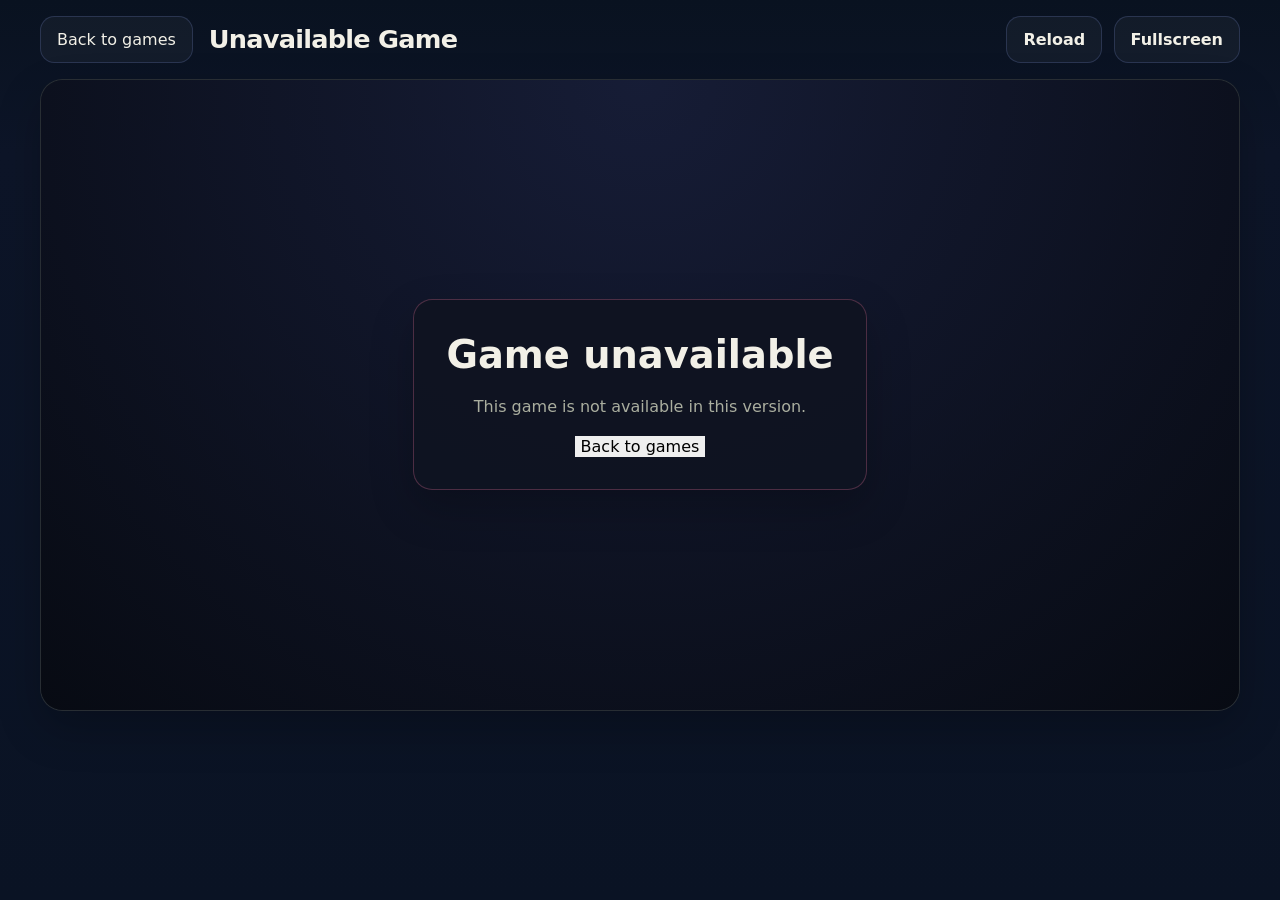
<file: game.html>
<!doctype html>
<html lang="en">
<head>
<meta charset="utf-8">
<meta name="viewport" content="width=device-width, initial-scale=1">
<title>Play Game | PixelPulse Arcade</title>
<link rel="stylesheet" href="./style.css">
</head>
<body data-page="game">
<main class="game-shell">
<header class="game-header">
<button id="backBtn" type="button">Back to games</button>
<div class="game-meta"><h1 id="gameTitle">Loading game...</h1></div>
<div class="game-controls">
<button id="reloadBtn" class="game-action-btn" type="button">Reload</button>
<button id="fullscreenBtn" class="game-action-btn" type="button">Fullscreen</button>
</div>
</header>
<section class="game-stage" aria-label="Game player">
<div id="loadingOverlay" class="loading-overlay"><div class="loading-box"><div class="spinner" aria-hidden="true"></div><p>Loading game...</p></div></div>
<iframe id="gameFrame" title="Game" allow="fullscreen; autoplay" loading="eager"></iframe>
<div id="unavailablePanel" class="unavailable-panel hidden"><div class="unavailable-box"><h2>Game unavailable</h2><p id="statusText">This game is not available in this version.</p><button id="unavailableBackBtn" type="button">Back to games</button></div></div>
</section>
</main>
<script src="./script.js?v=5"></script>
</body>
</html>
</file>
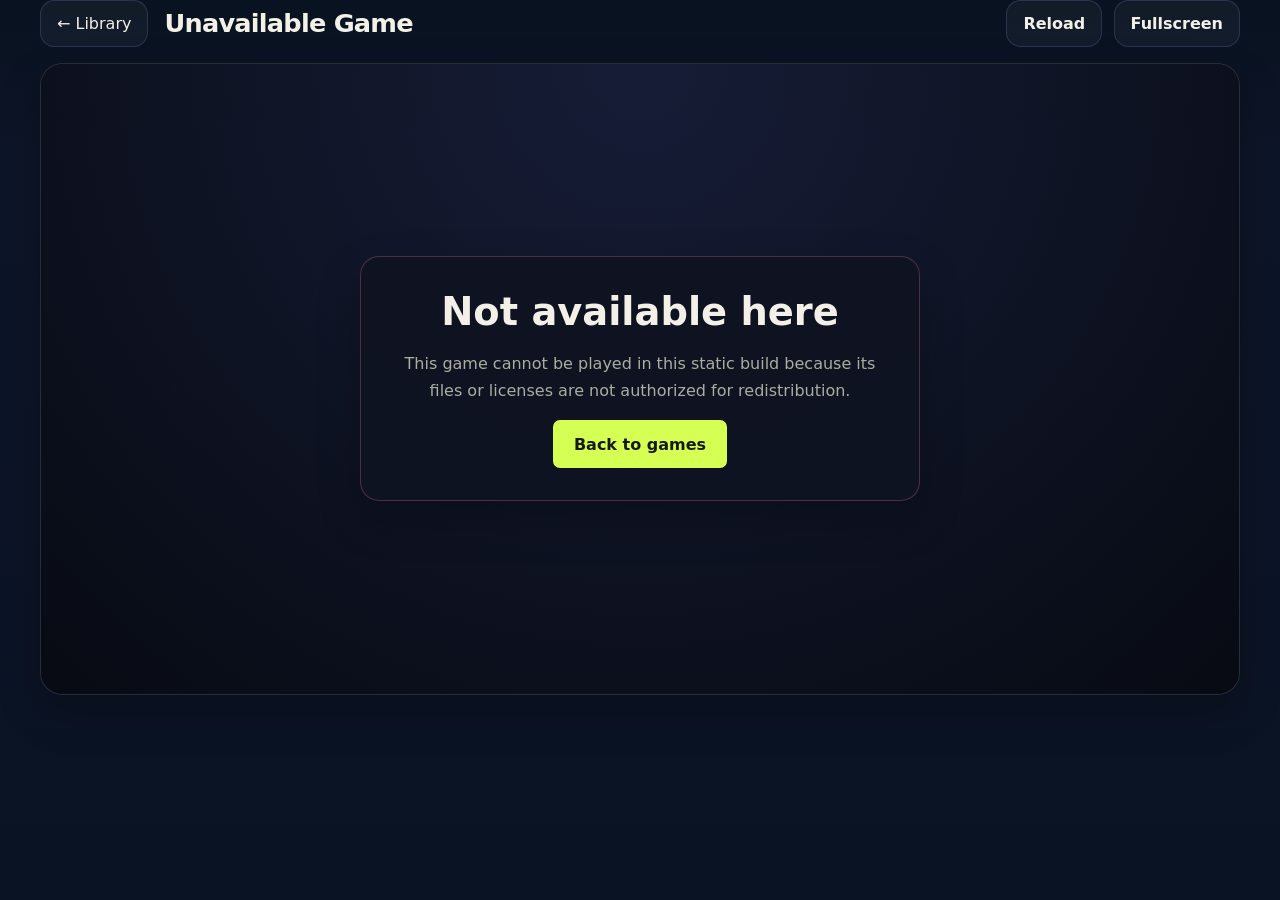
<file: panic.html>
<!DOCTYPE html>
<html lang="en">
  <head>
    <meta charset="UTF-8" />
    <meta name="viewport" content="width=device-width, initial-scale=1.0" />
    <title>Game Player | PixelPulse Arcade</title>
    <link rel="stylesheet" href="./style.css" />
  </head>
  <body data-page="game">
    <header class="game-header">
      <button id="backBtn" aria-label="Back to library">← Library</button>
      <div class="game-meta">
        <h1 id="gameTitle">Loading game...</h1>
      </div>
      <div class="game-controls">
        <button id="reloadBtn" class="game-action-btn" aria-label="Reload game">Reload</button>
        <button id="fullscreenBtn" class="game-action-btn" aria-label="Fullscreen game">Fullscreen</button>
      </div>
    </header>

    <main class="game-stage">
      <div id="loadingOverlay" class="loading-overlay">
        <div class="loading-box">
          <div class="spinner"></div>
          <span>Loading game...</span>
        </div>
      </div>

      <iframe id="gameFrame" title="Game player" allow="fullscreen"></iframe>

      <div id="unavailablePanel" class="unavailable-panel hidden" aria-live="polite">
        <div class="unavailable-box">
          <h2>Not available here</h2>
          <p id="statusText">This game cannot be played in this static build because its files or licenses are not authorized for redistribution.</p>
          <button class="primary-btn" onclick="window.location.href='./index.html'">Back to games</button>
        </div>
      </div>
    </main>

    <script src="./script.js"></script>
  </body>
</html>
</file>
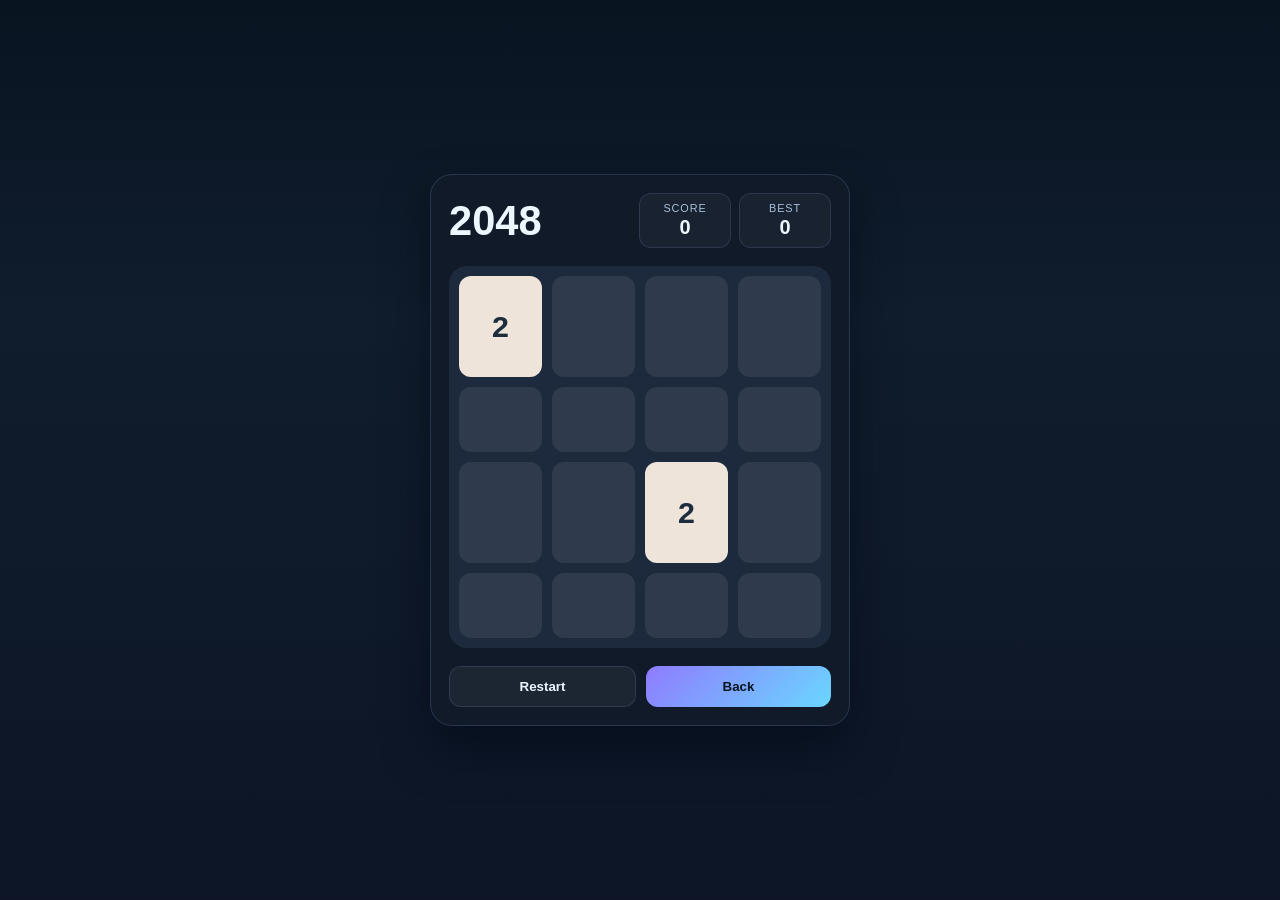
<file: games/2048.html>
<!DOCTYPE html>
<html lang="en">
  <head>
    <meta charset="UTF-8" />
    <meta name="viewport" content="width=device-width, initial-scale=1.0" />
    <title>2048</title>
    <style>
      :root {
        --bg: #0d1728;
        --panel: rgba(18, 27, 41, 0.94);
        --board: #1d2a3d;
        --text: #edf6ff;
        --muted: #a8bfdc;
        --accent: #8f7bff;
        --accent-2: #6ad7ff;
      }
      * { box-sizing: border-box; }
      html, body {
        margin: 0;
        min-height: 100vh;
        font-family: Arial, sans-serif;
        background: linear-gradient(180deg, #091421, #101d2d 35%, #0d1527 100%);
        color: var(--text);
      }
      body {
        display: grid;
        place-items: center;
        padding: 20px;
      }
      .game-wrap {
        width: min(94vw, 420px);
        background: var(--panel);
        border: 1px solid rgba(150, 172, 255, 0.18);
        border-radius: 22px;
        box-shadow: 0 24px 46px rgba(2, 8, 20, 0.5);
        padding: 18px;
      }
      .topbar {
        display: flex;
        align-items: center;
        justify-content: space-between;
        gap: 12px;
        margin-bottom: 18px;
      }
      h1 {
        margin: 0;
        font-size: clamp(1.8rem, 4vw, 2.6rem);
      }
      .score-panel {
        display: flex;
        gap: 8px;
        flex-wrap: wrap;
      }
      .pill {
        min-width: 92px;
        padding: 8px 10px;
        background: rgba(255,255,255,0.04);
        border: 1px solid rgba(160, 179, 255, 0.14);
        border-radius: 12px;
        text-align: center;
      }
      .pill-label {
        display: block;
        font-size: 0.68rem;
        color: var(--muted);
        text-transform: uppercase;
        letter-spacing: 0.08em;
      }
      .pill-value {
        display: block;
        margin-top: 2px;
        font-weight: 800;
        font-size: 1.25rem;
      }
      .board-wrap {
        position: relative;
      }
      .board {
        display: grid;
        grid-template-columns: repeat(4, 1fr);
        gap: 10px;
        background: var(--board);
        border-radius: 18px;
        padding: 10px;
        aspect-ratio: 1;
        touch-action: none;
      }
      .cell {
        display: grid;
        place-items: center;
        background: rgba(255,255,255,0.08);
        border-radius: 12px;
        font-size: clamp(1.2rem, 3vw, 1.9rem);
        font-weight: 800;
        color: #edf6ff;
        user-select: none;
      }
      .overlay {
        position: absolute;
        inset: 10px;
        display: none;
        place-items: center;
        border-radius: 18px;
        background: rgba(7, 12, 20, 0.75);
        text-align: center;
        padding: 20px;
      }
      .overlay.visible {
        display: grid;
      }
      .overlay h2 {
        margin: 0 0 10px;
        font-size: clamp(1.5rem, 3vw, 2rem);
      }
      .overlay p {
        margin: 0 0 14px;
        color: var(--muted);
      }
      .controls {
        display: flex;
        gap: 10px;
        margin-top: 18px;
      }
      .button {
        flex: 1;
        border: none;
        border-radius: 12px;
        padding: 12px 14px;
        font-weight: 800;
        cursor: pointer;
      }
      .button.primary {
        background: linear-gradient(135deg, var(--accent), var(--accent-2));
        color: #06141f;
      }
      .button.secondary {
        background: rgba(255,255,255,0.05);
        border: 1px solid rgba(160, 179, 255, 0.14);
        color: var(--text);
      }
    </style>
  </head>
  <body>
    <div class="game-wrap">
      <div class="topbar">
        <h1>2048</h1>
        <div class="score-panel">
          <div class="pill">
            <span class="pill-label">Score</span>
            <span class="pill-value" id="score">0</span>
          </div>
          <div class="pill">
            <span class="pill-label">Best</span>
            <span class="pill-value" id="best">0</span>
          </div>
        </div>
      </div>

      <div class="board-wrap">
        <div id="board" class="board" aria-label="2048 game board"></div>
        <div id="overlay" class="overlay">
          <div>
            <h2 id="overlay-title">You Win!</h2>
            <p id="overlay-text">Press restart to play again.</p>
            <button id="overlay-btn" class="button primary">Restart</button>
          </div>
        </div>
      </div>

      <div class="controls">
        <button id="restartBtn" class="button secondary">Restart</button>
        <button id="backBtn" class="button primary">Back</button>
      </div>
    </div>

    <script>
      const size = 4;
      const boardEl = document.getElementById('board');
      const overlayEl = document.getElementById('overlay');
      const overlayTitleEl = document.getElementById('overlay-title');
      const overlayTextEl = document.getElementById('overlay-text');
      const scoreEl = document.getElementById('score');
      const bestEl = document.getElementById('best');
      const restartBtn = document.getElementById('restartBtn');
      const backBtn = document.getElementById('backBtn');
      const overlayBtn = document.getElementById('overlay-btn');

      let board = [];
      let score = 0;
      let best = Number(localStorage.getItem('pixelpulse-2048-best') || 0);
      let gameOver = false;
      let touchStartX = 0;
      let touchStartY = 0;

      function emptyBoard() {
        return Array(size * size).fill(0);
      }

      function getTileColor(value) {
        const colors = {
          0: 'rgba(255, 255, 255, 0.08)',
          2: '#eee4da',
          4: '#eae0c8',
          8: '#f2b179',
          16: '#f59563',
          32: '#f67c5f',
          64: '#f65e3b',
          128: '#edcf72',
          256: '#edcc61',
          512: '#edc850',
          1024: '#edc53f',
          2048: '#3ee3a4',
        };
        return colors[value] || '#66d9ff';
      }

      function renderBoard() {
        const cells = boardEl.children;
        for (let i = 0; i < board.length; i++) {
          const cell = cells[i];
          const value = board[i];
          cell.textContent = value === 0 ? '' : value;
          cell.style.background = getTileColor(value);
          cell.style.color = value <= 4 ? '#1d2d3d' : '#edf6ff';
        }
        scoreEl.textContent = String(score);
        bestEl.textContent = String(best);
      }

      function fillBoard() {
        boardEl.innerHTML = '';
        for (let i = 0; i < size * size; i++) {
          const cell = document.createElement('div');
          cell.className = 'cell';
          boardEl.appendChild(cell);
        }
      }

      function addRandomTile() {
        const emptyIndexes = board
          .map((value, index) => (value === 0 ? index : -1))
          .filter((index) => index !== -1);
        if (!emptyIndexes.length) return;
        const index = emptyIndexes[Math.floor(Math.random() * emptyIndexes.length)];
        board[index] = Math.random() < 0.9 ? 2 : 4;
      }

      function slideLine(line) {
        const filtered = line.filter((value) => value !== 0);
        const merged = [];
        for (let i = 0; i < filtered.length; i++) {
          if (filtered[i] === filtered[i + 1]) {
            const value = filtered[i] * 2;
            merged.push(value);
            score += value;
            best = Math.max(best, score);
            i += 1;
          } else {
            merged.push(filtered[i]);
          }
        }
        while (merged.length < size) merged.push(0);
        return merged;
      }

      function move(direction) {
        if (gameOver) return;
        const prev = board.slice();
        const nextBoard = emptyBoard();

        if (direction === 'left' || direction === 'right') {
          for (let row = 0; row < size; row++) {
            let line = [];
            for (let col = 0; col < size; col++) {
              line.push(board[row * size + col]);
            }
            if (direction === 'right') line = line.reverse();
            const moved = slideLine(line);
            const finalLine = direction === 'right' ? moved.reverse() : moved;
            for (let col = 0; col < size; col++) {
              nextBoard[row * size + col] = finalLine[col];
            }
          }
        }

        if (direction === 'up' || direction === 'down') {
          for (let col = 0; col < size; col++) {
            let line = [];
            for (let row = 0; row < size; row++) {
              line.push(board[row * size + col]);
            }
            if (direction === 'down') line = line.reverse();
            const moved = slideLine(line);
            const finalLine = direction === 'down' ? moved.reverse() : moved;
            for (let row = 0; row < size; row++) {
              nextBoard[row * size + col] = finalLine[row];
            }
          }
        }

        if (prev.every((value, index) => value === nextBoard[index])) {
          return;
        }

        board = nextBoard;
        addRandomTile();
        if (board.some((value) => value >= 2048)) {
          overlayTitleEl.textContent = 'You Win!';
          overlayTextEl.textContent = 'Keep going and try to beat your best score.';
          overlayEl.classList.add('visible');
        }
        if (!hasMoves()) {
          gameOver = true;
          overlayTitleEl.textContent = 'Game Over';
          overlayTextEl.textContent = 'No more moves left. Hit restart and try again.';
          overlayEl.classList.add('visible');
        }
        renderBoard();
      }

      function hasMoves() {
        if (board.some((value) => value === 0)) return true;
        for (let i = 0; i < board.length; i++) {
          if (i % size !== size - 1 && board[i] === board[i + 1]) return true;
          if (i < board.length - size && board[i] === board[i + size]) return true;
        }
        return false;
      }

      function restartGame() {
        board = emptyBoard();
        score = 0;
        gameOver = false;
        overlayEl.classList.remove('visible');
        addRandomTile();
        addRandomTile();
        renderBoard();
      }

      document.addEventListener('keydown', (event) => {
        const key = event.key.toLowerCase();
        if (['arrowleft', 'arrowright', 'arrowup', 'arrowdown', 'a', 'd', 'w', 's'].includes(key)) {
          event.preventDefault();
        }
        if (key === 'arrowleft' || key === 'a') move('left');
        if (key === 'arrowright' || key === 'd') move('right');
        if (key === 'arrowup' || key === 'w') move('up');
        if (key === 'arrowdown' || key === 's') move('down');
      });

      boardEl.addEventListener('touchstart', (event) => {
        const touch = event.changedTouches[0];
        touchStartX = touch.clientX;
        touchStartY = touch.clientY;
      }, { passive: true });

      boardEl.addEventListener('touchend', (event) => {
        const touch = event.changedTouches[0];
        const dx = touch.clientX - touchStartX;
        const dy = touch.clientY - touchStartY;
        if (Math.abs(dx) < 20 && Math.abs(dy) < 20) return;
        if (Math.abs(dx) > Math.abs(dy)) {
          move(dx > 0 ? 'right' : 'left');
        } else {
          move(dy > 0 ? 'down' : 'up');
        }
      }, { passive: true });

      restartBtn.addEventListener('click', restartGame);
      overlayBtn.addEventListener('click', restartGame);
      backBtn.addEventListener('click', () => {
        window.location.href = '../index.html';
      });

      fillBoard();
      restartGame();
    </script>
  </body>
</html>
</file>
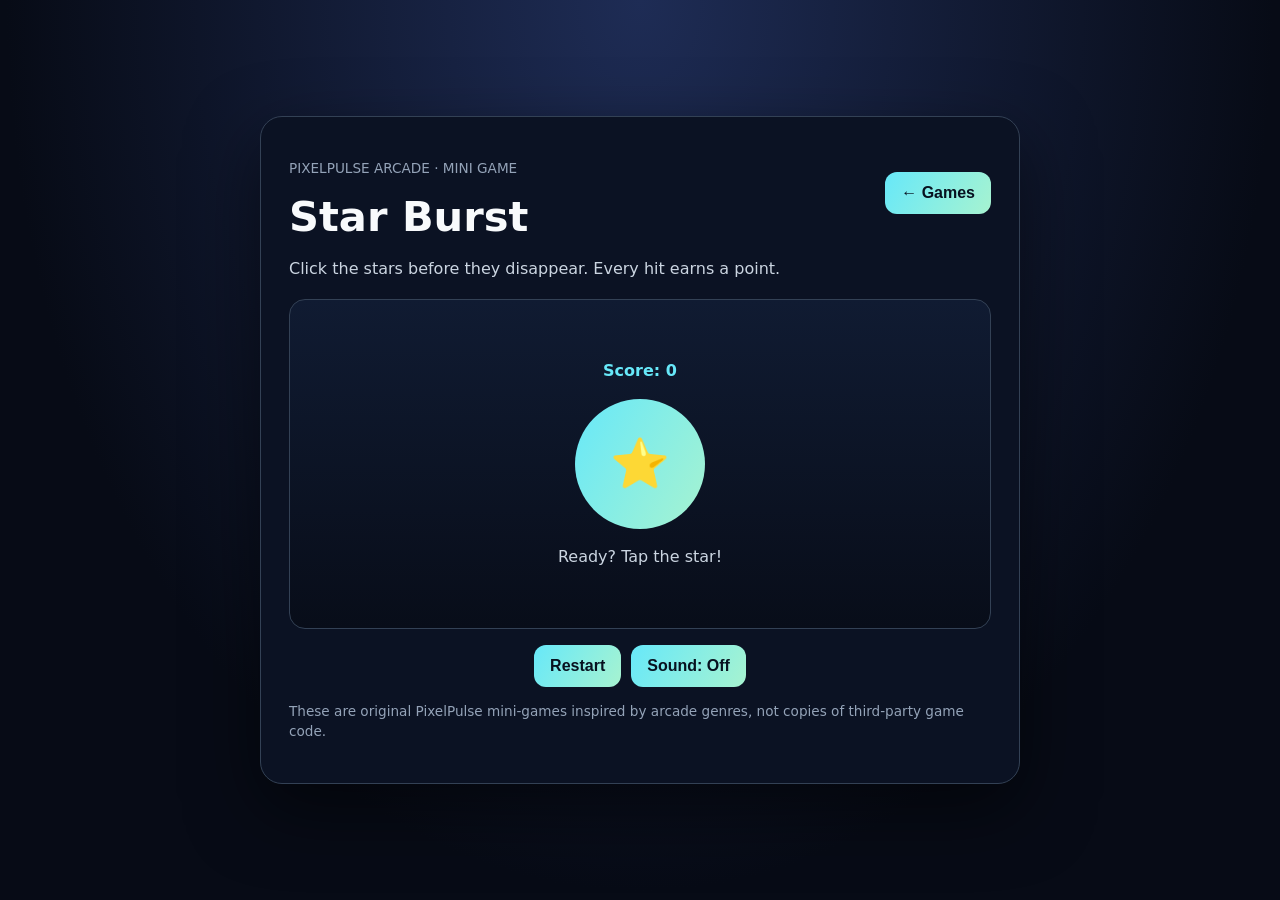
<file: games/arcade.html>
<!doctype html>
<html lang="en"><head><meta charset="utf-8"><meta name="viewport" content="width=device-width,initial-scale=1"><title>PixelPulse Arcade Game</title><style>
:root{color-scheme:dark;--cyan:#67e8f9;--violet:#a78bfa}*{box-sizing:border-box}body{margin:0;min-height:100vh;background:radial-gradient(ellipse at top,#1e2c55,#070b16 70%);font-family:system-ui,Arial;color:#f8fafc;display:grid;place-items:center;padding:16px}.shell{width:min(760px,100%);background:#0b1223;border:1px solid #334155;border-radius:22px;padding:clamp(16px,4vw,28px);box-shadow:0 25px 70px #0008}header{display:flex;justify-content:space-between;align-items:center;gap:12px;flex-wrap:wrap}h1{margin:0;font-size:clamp(1.6rem,5vw,2.6rem)}p{color:#cbd5e1;line-height:1.5}button{border:0;border-radius:12px;padding:12px 16px;background:linear-gradient(120deg,var(--cyan),#a7f3d0);color:#07111f;font-weight:800;font-size:1rem;cursor:pointer}.board{margin-top:18px;min-height:330px;border-radius:16px;border:1px solid #334155;background:linear-gradient(#101b32,#080d19);display:grid;place-items:center;position:relative;overflow:hidden;padding:20px;text-align:center}.big{font-size:clamp(3rem,12vw,6rem);line-height:1.1;margin:10px}.hint{font-size:1rem}.score{color:var(--cyan);font-weight:800}.controls{display:flex;justify-content:center;gap:10px;flex-wrap:wrap;margin-top:16px}.tap{font-size:3rem;border-radius:50%;width:130px;height:130px;padding:0}.tiles{display:grid;grid-template-columns:repeat(3,minmax(60px,95px));gap:10px}.tiles button{height:70px;font-size:1.5rem}.hidden{display:none!important}a{color:var(--cyan)}.notice{font-size:.85rem;color:#94a3b8}
</style></head><body><main class="shell"><header><div><p class="notice">PIXELPULSE ARCADE · MINI GAME</p><h1 id="title">Arcade Game</h1></div><button id="back">← Games</button></header><p id="desc">Play instantly in your browser. No downloads.</p><div class="board" id="board" aria-live="polite"></div><div class="controls"><button id="restart">Restart</button><button id="sound">Sound: Off</button></div><p class="notice">These are original PixelPulse mini-games inspired by arcade genres, not copies of third-party game code.</p></main><script>
const id=new URLSearchParams(location.search).get('id')||'star-burst';const names={'goal-rush':'Goal Rush','memory-pulse':'Memory Pulse','star-burst':'Star Burst','galaxy-duel':'Galaxy Duel','basket-random':'Basket Random','cookie-clicker':'Cookie Clicker','slope-classic':'Slope Classic','moto-x3m':'Moto X3M'};const title=document.querySelector('#title'),desc=document.querySelector('#desc'),board=document.querySelector('#board');title.textContent=names[id]||'Arcade Challenge';let score=0,timer=null,step=0,sequence=[],sound=false;const showScore=()=>'<p class="score">Score: '+score+'</p>';function start(){clearInterval(timer);score=0;step=0;sequence=[];if(id==='cookie-clicker'){desc.textContent='Tap the cookie as many times as you can. Build your score!';board.innerHTML='<div><div class="big">🍪</div><p class="score" id="score">Cookies: 0</p><button class="tap" id="tap">🍪</button></div>';document.querySelector('#tap').onclick=()=>{score++;document.querySelector('#score').textContent='Cookies: '+score};return}
if(id==='memory-pulse'){desc.textContent='Remember the sequence, then repeat it by tapping the colored buttons.';sequence=Array.from({length:4},()=>Math.floor(Math.random()*4));board.innerHTML='<div><p id="message">Memorize this sequence: '+sequence.map(n=>['🔵','🟣','🟢','🟠'][n]).join(' ')+'</p><div class="tiles">'+['🔵','🟣','🟢','🟠'].map((v,n)=>'<button data-n="'+n+'">'+v+'</button>').join('')+'</div><p id="feedback"></p></div>';setTimeout(()=>document.querySelector('#message').textContent='Your turn! Repeat the sequence.',1800);let input=[];board.querySelectorAll('[data-n]').forEach(b=>b.onclick=()=>{input.push(+b.dataset.n);if(input[input.length-1]!==sequence[input.length-1]){document.querySelector('#feedback').textContent='Not quite — restart and try again.';return}if(input.length===sequence.length){score=sequence.length;document.querySelector('#feedback').textContent='Perfect memory! You win!'}});return}
if(id==='goal-rush'){desc.textContent='Tap SHOOT to kick the ball. Aim to score as many goals as possible.';board.innerHTML='<div><div class="big">🥅</div><div class="big" id="ball">⚽</div><p class="score" id="score">Goals: 0</p><button id="tap">SHOOT!</button><p id="feedback"></p></div>';document.querySelector('#tap').onclick=()=>{const goal=Math.random()>.35;if(goal)score++;document.querySelector('#score').textContent='Goals: '+score;document.querySelector('#feedback').textContent=goal?'GOAL! ⚽':'Saved by the keeper!'};return}
if(id==='basket-random'){desc.textContent='Tap the ball to shoot. Make as many baskets as you can.';board.innerHTML='<div><div class="big">🏀</div><p class="score" id="score">Baskets: 0</p><button id="tap">SHOOT</button><p id="feedback"></p></div>';document.querySelector('#tap').onclick=()=>{let made=Math.random()>.4;if(made)score++;document.querySelector('#score').textContent='Baskets: '+score;document.querySelector('#feedback').textContent=made?'SWISH! 🏀':'Missed — shoot again!'};return}
if(id==='star-burst'){desc.textContent='Click the stars before they disappear. Every hit earns a point.';board.innerHTML='<div><p class="score" id="score">Score: 0</p><button class="tap" id="target">⭐</button><p id="feedback">Ready? Tap the star!</p></div>';document.querySelector('#target').onclick=()=>{score++;document.querySelector('#score').textContent='Score: '+score;document.querySelector('#target').textContent=['⭐','🌟','💫'][Math.floor(Math.random()*3)];document.querySelector('#feedback').textContent='Nice hit! Keep going.'};return}
if(id==='galaxy-duel'){desc.textContent='Defend your ship! Tap the alien targets to score before they escape.';board.innerHTML='<div><p class="score" id="score">Hits: 0</p><button class="tap" id="target">👾</button><p id="feedback">Tap the target!</p></div>';document.querySelector('#target').onclick=()=>{score++;document.querySelector('#score').textContent='Hits: '+score;document.querySelector('#target').textContent=['👾','🛸','💥'][Math.floor(Math.random()*3)];document.querySelector('#feedback').textContent='Direct hit!'};return}
if(id==='moto-x3m'){desc.textContent='Press JUMP to clear the obstacles and ride farther. Works on touch screens too.';board.innerHTML='<div><div class="big" id="rider">🏍️</div><p class="score" id="score">Distance: 0</p><button id="tap">JUMP</button><p id="feedback">Avoid the obstacles!</p></div>';document.querySelector('#tap').onclick=()=>{let ok=Math.random()>.25;if(ok)score+=10;document.querySelector('#score').textContent='Distance: '+score;document.querySelector('#feedback').textContent=ok?'Clean landing!':'Crash! Try again.';document.querySelector('#rider').textContent=ok?'🏍️':'💥'};return}
desc.textContent='Dodge the red obstacles. Use the left and right buttons to stay alive.';board.innerHTML='<div><div class="big" id="player">🔴</div><p class="score" id="score">Distance: 0</p><div class="controls"><button id="left">← LEFT</button><button id="right">RIGHT →</button></div><p id="feedback">Pick a lane to start.</p></div>';let lane=1;const move=d=>{lane=Math.max(0,Math.min(2,lane+d));score+=1;document.querySelector('#player').textContent=['🔵','🔴','🟢'][lane];document.querySelector('#score').textContent='Distance: '+score;document.querySelector('#feedback').textContent=Math.random()>.25?'Nice dodge!':'Close call!'};document.querySelector('#left').onclick=()=>move(-1);document.querySelector('#right').onclick=()=>move(1);window.onkeydown=e=>{if(e.key==='ArrowLeft')move(-1);if(e.key==='ArrowRight')move(1)}}
document.querySelector('#back').onclick=()=>window.top.location.href='../index.html';document.querySelector('#restart').onclick=start;document.querySelector('#sound').onclick=e=>{sound=!sound;e.target.textContent='Sound: '+(sound?'On':'Off')};start();
</script></body></html>
</file>
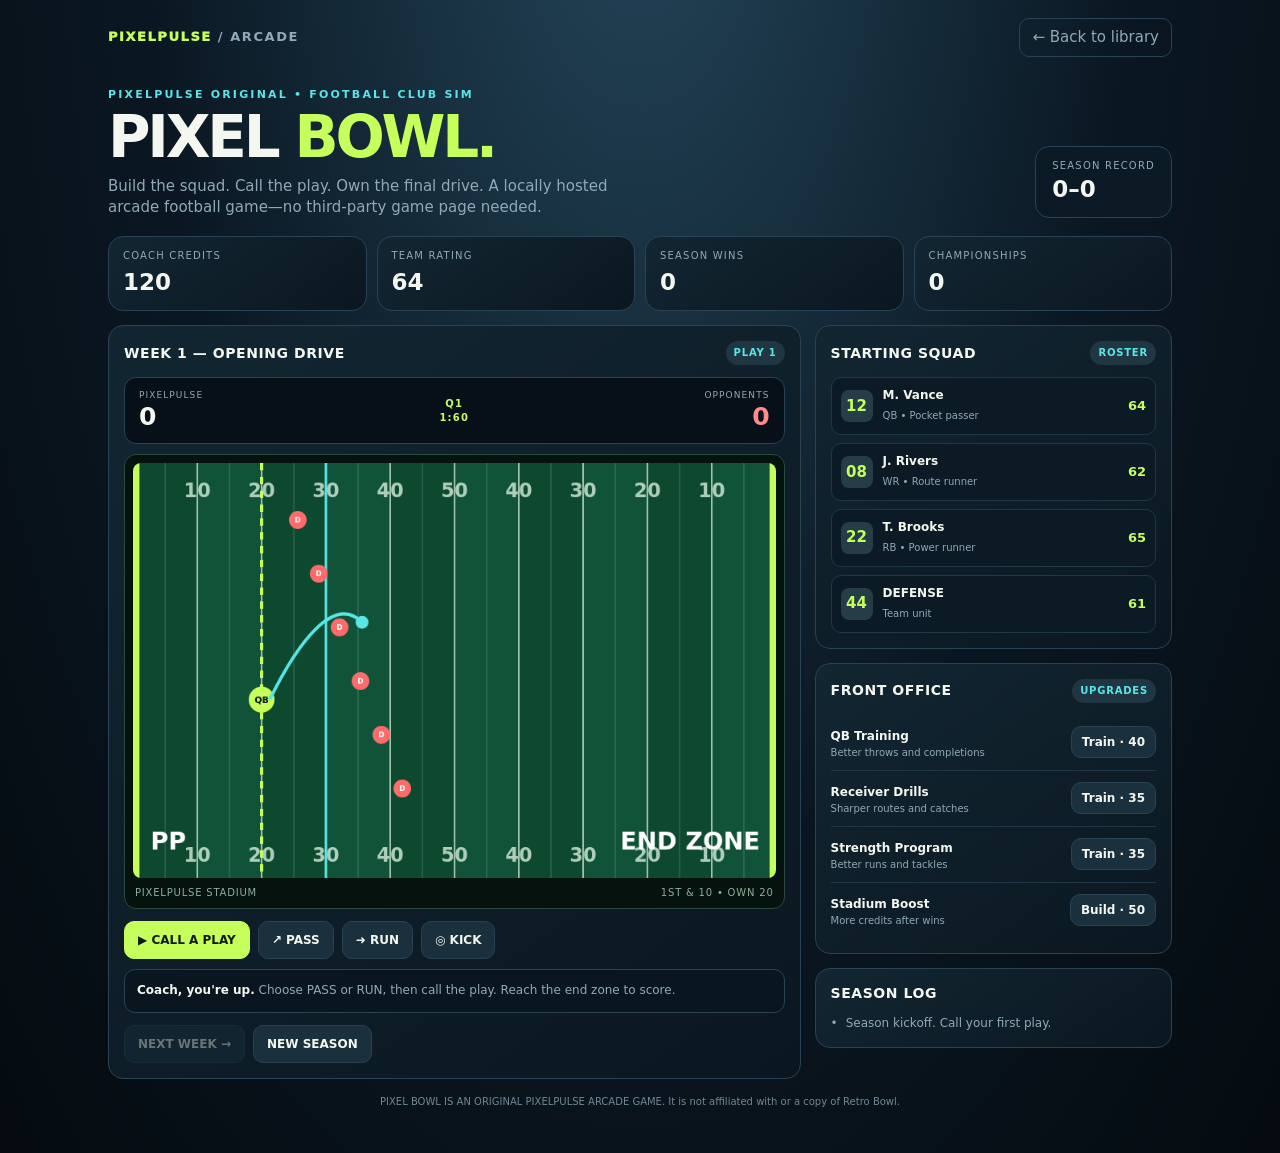
<file: games/pixel-bowl.html>
<!doctype html>
<html lang="en">
<head>
<meta charset="utf-8"><meta name="viewport" content="width=device-width,initial-scale=1,maximum-scale=1,user-scalable=no">
<title>Pixel Bowl — PixelPulse Arcade</title>
<style>
:root{--bg:#07121b;--panel:#101f2a;--line:#294354;--lime:#c6ff5b;--cyan:#58e6e8;--white:#f4f7ef;--muted:#91a9b6;--red:#ff6b6b}
*{box-sizing:border-box}body{margin:0;background:radial-gradient(ellipse at 50% -15%,#24465a 0,#0a1722 55%,#050b10 100%);color:var(--white);font:15px/1.4 system-ui,-apple-system,Segoe UI,sans-serif;min-height:100vh}
.top{max-width:1100px;margin:auto;padding:18px 18px 8px;display:flex;justify-content:space-between;align-items:center;gap:12px}.brand{font-weight:950;letter-spacing:.12em;font-size:13px;color:var(--lime)}.brand span{color:var(--muted);font-weight:600}.top a{color:var(--muted);text-decoration:none;border:1px solid var(--line);padding:8px 12px;border-radius:10px}
main{max-width:1100px;margin:auto;padding:12px 18px 34px}.hero{display:flex;justify-content:space-between;align-items:end;gap:16px;margin:10px 0 18px}.eyebrow{font-size:11px;letter-spacing:.2em;color:var(--cyan);font-weight:800}.hero h1{font-size:clamp(34px,6vw,58px);line-height:.98;letter-spacing:-.055em;margin:7px 0}.hero p{color:var(--muted);margin:10px 0 0;max-width:520px}.season{border:1px solid var(--line);background:#0b1a24;padding:12px 16px;border-radius:14px;min-width:128px}.season small{display:block;color:var(--muted);font-size:10px;letter-spacing:.12em}.season strong{font-size:23px}
.stats{display:grid;grid-template-columns:repeat(4,1fr);gap:10px;margin-bottom:14px}.stat,.panel{background:linear-gradient(145deg,#122632,#0b1720);border:1px solid var(--line);border-radius:15px}.stat{padding:12px 14px}.stat small{display:block;color:var(--muted);font-size:10px;letter-spacing:.12em}.stat strong{display:block;font-size:23px;margin-top:3px}
.layout{display:grid;grid-template-columns:minmax(0,1.55fr) minmax(260px,.8fr);gap:14px}.panel{padding:15px}.panel-head{display:flex;align-items:center;justify-content:space-between;gap:10px;margin-bottom:12px}.panel-head h2{font-size:14px;margin:0;letter-spacing:.04em}.pill{border-radius:99px;background:#203642;color:var(--cyan);font-size:10px;padding:5px 8px;font-weight:800;letter-spacing:.08em}
.field-wrap{background:#06120e;border-radius:12px;padding:8px;border:1px solid #2a4a3c;position:relative}canvas{display:block;width:100%;aspect-ratio:1.55;touch-action:manipulation;border-radius:8px}.scoreboard{display:grid;grid-template-columns:1fr auto 1fr;align-items:center;gap:10px;background:#071019;border:1px solid #294354;border-radius:12px;padding:11px 14px;margin-bottom:10px}.scoreboard .side-score:last-child{text-align:right}.scoreboard small{display:block;color:#91a9b6;font-size:9px;letter-spacing:.12em}.scoreboard strong{display:block;font-size:25px;line-height:1.2;font-variant-numeric:tabular-nums}.scoreboard .mid{text-align:center;color:#c6ff5b;font-size:10px;font-weight:900;letter-spacing:.12em}.scoreboard .side-score:last-child strong{color:#ff8b8b}.field-caption{display:flex;justify-content:space-between;color:#8bb09d;font-size:10px;margin:8px 2px 0;letter-spacing:.08em}
.controls{display:flex;flex-wrap:wrap;gap:8px;margin-top:12px}.btn{border:1px solid var(--line);border-radius:10px;background:#1a303d;color:var(--white);padding:11px 13px;font:700 12px system-ui;cursor:pointer;transition:transform .12s,border-color .12s}.btn:hover{border-color:var(--cyan);transform:translateY(-1px)}.btn.primary{background:var(--lime);color:#101a0c;border-color:var(--lime)}.btn:disabled{opacity:.4;cursor:not-allowed;transform:none}
.callout{margin-top:10px;background:#09161f;border:1px solid var(--line);border-radius:11px;padding:12px;color:var(--muted);font-size:12px;min-height:44px}.callout strong{color:var(--white)}.side{display:flex;flex-direction:column;gap:14px}.roster{display:grid;gap:8px}.player{display:flex;align-items:center;gap:10px;background:#0b1a24;border:1px solid #203846;padding:9px;border-radius:10px}.number{display:grid;place-items:center;background:#263d48;color:var(--lime);font-weight:900;width:32px;height:32px;border-radius:8px}.player div:nth-child(2){flex:1}.player b{display:block;font-size:12px}.player small{color:var(--muted);font-size:10px}.rating{font-weight:900;color:var(--lime);font-size:13px}.upgrade{display:flex;justify-content:space-between;align-items:center;gap:10px;padding:10px 0;border-bottom:1px solid #213744}.upgrade:last-child{border:0}.upgrade b{font-size:12px}.upgrade small{display:block;color:var(--muted);font-size:10px}.upgrade .btn{padding:8px 10px;white-space:nowrap}.log{color:var(--muted);font-size:12px;display:grid;gap:8px}.log div{display:flex;gap:8px}.log strong{color:var(--white)}.notice{font-size:10px;color:#708894;text-align:center;margin-top:16px}
@media(max-width:760px){.hero{align-items:start;flex-direction:column}.season{display:flex;align-items:center;justify-content:space-between;width:100%}.stats{grid-template-columns:repeat(2,1fr)}.layout{grid-template-columns:1fr}.side{display:grid;grid-template-columns:1fr}.top{padding-inline:12px}main{padding-inline:12px}.panel{padding:12px}.controls .btn{flex:1}}
</style>
</head>
<body>
<header class="top"><div class="brand">PIXELPULSE <span>/ ARCADE</span></div><a href="../index.html">← Back to library</a></header>
<main>
<section class="hero"><div><div class="eyebrow">PIXELPULSE ORIGINAL • FOOTBALL CLUB SIM</div><h1>PIXEL <span style="color:var(--lime)">BOWL.</span></h1><p>Build the squad. Call the play. Own the final drive. A locally hosted arcade football game—no third-party game page needed.</p></div><div class="season"><small>SEASON RECORD</small><strong id="record">0–0</strong></div></section>
<section class="stats"><div class="stat"><small>COACH CREDITS</small><strong id="credits">120</strong></div><div class="stat"><small>TEAM RATING</small><strong id="team">64</strong></div><div class="stat"><small>SEASON WINS</small><strong id="wins">0</strong></div><div class="stat"><small>CHAMPIONSHIPS</small><strong id="rings">0</strong></div></section>
<div class="layout"><section class="panel"><div class="panel-head"><h2 id="matchTitle">WEEK 1 — OPENING DRIVE</h2><span class="pill" id="phase">READY</span></div><div class="scoreboard"><div class="side-score"><small>PIXELPULSE</small><strong id="userScore">0</strong></div><div class="mid"><span id="quarter">Q1</span><br><span id="clock">2:00</span></div><div class="side-score"><small>OPPONENTS</small><strong id="oppScore">0</strong></div></div><div class="field-wrap"><canvas id="field" width="800" height="510" aria-label="Football field and play"></canvas><div class="field-caption"><span>PIXELPULSE STADIUM</span><span id="downLabel">1ST & 10 • OWN 20</span></div></div><div class="controls"><button class="btn primary" id="play">▶ CALL A PLAY</button><button class="btn" id="pass">↗ PASS</button><button class="btn" id="run">➜ RUN</button><button class="btn" id="kick">◎ KICK</button></div><div class="callout" id="message" aria-live="polite"><strong>Coach, you're up.</strong> Choose PASS or RUN, then call the play. Reach the end zone to score.</div><div class="controls"><button class="btn" id="next" disabled>NEXT WEEK →</button><button class="btn" id="newSeason">NEW SEASON</button></div></section>
<aside class="side"><section class="panel"><div class="panel-head"><h2>STARTING SQUAD</h2><span class="pill">ROSTER</span></div><div class="roster" id="roster"></div></section><section class="panel"><div class="panel-head"><h2>FRONT OFFICE</h2><span class="pill">UPGRADES</span></div><div class="upgrade"><div><b>QB Training</b><small>Better throws and completions</small></div><button class="btn" id="upgradeQB">Train · 40</button></div><div class="upgrade"><div><b>Receiver Drills</b><small>Sharper routes and catches</small></div><button class="btn" id="upgradeWR">Train · 35</button></div><div class="upgrade"><div><b>Strength Program</b><small>Better runs and tackles</small></div><button class="btn" id="upgradeRB">Train · 35</button></div><div class="upgrade"><div><b>Stadium Boost</b><small>More credits after wins</small></div><button class="btn" id="upgradeST">Build · 50</button></div></section><section class="panel"><div class="panel-head"><h2>SEASON LOG</h2></div><div class="log" id="log"><div>• <span>Kickoff is coming. Make it count.</span></div></div></section></aside></div><p class="notice">PIXEL BOWL IS AN ORIGINAL PIXELPULSE ARCADE GAME. It is not affiliated with or a copy of Retro Bowl.</p>
</main>
<script>
(()=> {
const $=id=>document.getElementById(id),c=$('field'),ctx=c.getContext('2d');
const SAVE='pixelpulse-pixel-bowl-v2';
const fresh=()=>({week:1,wins:0,losses:0,credits:120,qb:64,wr:62,rb:65,st:1,rings:0,userScore:0,oppScore:0,down:1,toGo:10,pos:20,plays:0,finished:false,log:['Season kickoff. Call your first play.']});
let s;try{s={...fresh(),...JSON.parse(localStorage.getItem(SAVE)||'{}')};}catch{s=fresh()}
const clamp=(n,a,b)=>Math.max(a,Math.min(b,n)),team=()=>Math.round((s.qb+s.wr+s.rb)/3);
function save(){try{localStorage.setItem(SAVE,JSON.stringify(s))}catch{}}
function draw(){const w=c.width,h=c.height;ctx.clearRect(0,0,w,h);ctx.fillStyle='#0c422d';ctx.fillRect(0,0,w,h);
for(let i=0;i<10;i++){ctx.fillStyle=i%2?'#105338':'#0d492f';ctx.fillRect(i*w/10,0,w/10,h)}
for(let yard=0;yard<=100;yard+=5){let x=yard/100*w;ctx.beginPath();ctx.moveTo(x,0);ctx.lineTo(x,h);ctx.strokeStyle=yard%10===0?'rgba(235,255,240,.66)':'rgba(235,255,240,.24)';ctx.lineWidth=yard%10===0?2:1;ctx.stroke();if(yard%10===0&&yard>0&&yard<100){ctx.fillStyle='rgba(235,255,240,.72)';ctx.font='bold 24px system-ui';ctx.textAlign='center';ctx.fillText(yard<=50?yard:100-yard,x,42);ctx.fillText(yard<=50?yard:100-yard,x,h-20)}}
ctx.fillStyle='#c6ff5b';ctx.fillRect(0,0,8,h);ctx.fillRect(w-8,0,8,h);
const xFor=p=>p/100*w,line=xFor(s.pos);ctx.strokeStyle='#c6ff5b';ctx.lineWidth=4;ctx.setLineDash([9,8]);ctx.beginPath();ctx.moveTo(line,0);ctx.lineTo(line,h);ctx.stroke();ctx.setLineDash([]);
const target=xFor(Math.min(100,s.pos+s.toGo));ctx.strokeStyle='#58e6e8';ctx.lineWidth=3;ctx.beginPath();ctx.moveTo(target,0);ctx.lineTo(target,h);ctx.stroke();
const py=h*.57;ctx.fillStyle='#c6ff5b';ctx.beginPath();ctx.arc(line,py,16,0,Math.PI*2);ctx.fill();ctx.fillStyle='#07121b';ctx.font='bold 11px system-ui';ctx.textAlign='center';ctx.fillText('QB',line,py+4);
for(let i=0;i<6;i++){const dx=clamp(line+45+i*26,18,w-18),dy=70+i*66;ctx.fillStyle='#ff6b6b';ctx.beginPath();ctx.arc(dx,dy,11,0,Math.PI*2);ctx.fill();ctx.fillStyle='#fff';ctx.font='bold 9px system-ui';ctx.fillText('D',dx,dy+3)}
ctx.strokeStyle='#58e6e8';ctx.lineWidth=4;ctx.beginPath();ctx.moveTo(line+10,py);ctx.bezierCurveTo(line+45,py-70,line+90,py-130,Math.min(w-20,line+125),py-95);ctx.stroke();ctx.fillStyle='#58e6e8';ctx.beginPath();ctx.arc(Math.min(w-20,line+125),py-95,8,0,Math.PI*2);ctx.fill();
ctx.fillStyle='#fff';ctx.font='900 30px system-ui';ctx.textAlign='left';ctx.fillText('PP',22,h-35);ctx.textAlign='right';ctx.fillText('END ZONE',w-20,h-35);
$('downLabel').textContent=s.finished?'FINAL WHISTLE':(s.down===4?'4TH':s.down===3?'3RD':s.down===2?'2ND':'1ST')+' & '+s.toGo+' • OWN '+s.pos;
}
function render(){ $('credits').textContent=s.credits;$('team').textContent=team();$('wins').textContent=s.wins;$('rings').textContent=s.rings;$('record').textContent=s.wins+'–'+s.losses;$('userScore').textContent=s.userScore;$('oppScore').textContent=s.oppScore;$('quarter').textContent=s.plays<4?'Q1':s.plays<8?'Q2':s.plays<12?'Q3':'Q4';$('clock').textContent=Math.max(0,120-s.plays*10)>60?'1:'+String(Math.max(0,120-s.plays*10)-60).padStart(2,'0'):'0:'+String(Math.max(0,120-s.plays*10)).padStart(2,'0');
$('matchTitle').textContent=s.finished?'WEEK '+s.week+' — FINAL SCORE':'WEEK '+s.week+' — '+(s.week===1?'OPENING DRIVE':'GAME DAY');$('phase').textContent=s.finished?'FINAL':(s.plays>=8?'LATE GAME':'PLAY '+(s.plays+1));
$('roster').innerHTML=[['12','M. Vance','QB • Pocket passer',s.qb],['08','J. Rivers','WR • Route runner',s.wr],['22','T. Brooks','RB • Power runner',s.rb],['44','DEFENSE','Team unit',clamp(team()-3,40,99)]].map(p=>'<div class="player"><div class="number">'+p[0]+'</div><div><b>'+p[1]+'</b><small>'+p[2]+'</small></div><span class="rating">'+p[3]+'</span></div>').join('');
$('log').innerHTML=s.log.slice(0,5).map(t=>'<div>• <span>'+t+'</span></div>').join('');['play','pass','run','kick'].forEach(id=>$(id).disabled=s.finished);$('next').disabled=!s.finished;draw();save();}
function note(t){$('message').innerHTML=t;s.log.unshift(t.replace(/<[^>]*>/g,''));s.log=s.log.slice(0,8)}
function finish(){if(s.finished)return;s.finished=true;const total=s.userScore,opp=s.oppScore;
if(total>opp){s.wins++;const reward=30+s.st*5;s.credits+=reward;note('<strong>WIN '+total+'–'+opp+'!</strong> +' +reward+' credits.');if(s.wins%4===0){s.rings++;note('<strong>CHAMPIONSHIP WON!</strong> Your team earns a ring.')}}else if(total===opp){s.credits+=20;note('<strong>FINAL: '+total+'–'+opp+'.</strong> A tie. You earned 20 credits.')}else{s.losses++;s.credits+=12;note('<strong>LOSS '+total+'–'+opp+'.</strong> Train your squad and bounce back.')}
$('message').innerHTML='<strong>Final: PixelPulse '+total+' — '+opp+' Opponents.</strong> '+(total>opp?'Great coaching. The fans are celebrating!':total===opp?'A hard-fought tie.':'Spend credits on training before your next game.');render();}
function possessionChange(reason){note('<strong>'+reason+'</strong> Opponent takes possession.');s.pos=20;s.down=1;s.toGo=10;}
function act(type){if(s.finished)return;if(type==='KICK'&&s.pos<60){$('message').innerHTML='<strong>Too far for a field goal.</strong> Move the ball closer first.';return;}
s.plays++;const dice=Math.random();let gain=0;
if(type==='PASS'){const chance=clamp(.48+(s.qb-60)*.008+(s.wr-60)*.006, .25,.82);if(dice<chance){gain=Math.round(4+Math.random()*17);if(gain>=15)note('<strong>THREAD THE NEEDLE!</strong> '+gain+'-yard completion.')}else if(dice>.94){possessionChange('INTERCEPTION!');gain=null}else{gain=Math.round(Math.random()*3);note('<strong>Pass incomplete under pressure.</strong> Short gain of '+gain+' yards.')}}
else if(type==='RUN'){const chance=clamp(.53+(s.rb-60)*.006,.28,.82);gain=dice<chance?Math.round(2+Math.random()*9):Math.round(Math.random()*2)-1;}
else {const chance=clamp(.72+(s.qb-60)*.003,.55,.9);if(Math.random()<chance){s.userScore+=3;note('<strong>FIELD GOAL GOOD! +3.</strong> Take the points.')}else note('<strong>KICK WIDE.</strong> No points on the board.');possessionChange('KICKING PLAY COMPLETE.');s.toGo=10;if(s.plays>=12)finish();else render();return;}
if(gain!==null){if(gain!==undefined){s.pos+=gain;s.toGo-=gain;if(gain>0&&type==='RUN')note(gain>=6?'<strong>BREAKAWAY RUN!</strong> +'+gain+' yards.':'<strong>Run up the middle.</strong> +'+gain+' yards.');else if(gain>0&&type==='PASS')note('<strong>Complete!</strong> +'+gain+' yards.');else if(gain<=0)note('<strong>Stuffed at the line.</strong> '+gain+' yards.')}
if(s.pos>=100){s.userScore+=7;note('<strong>TOUCHDOWN!</strong> +7. The crowd erupts.');possessionChange('TOUCHDOWN SCORED!');}
else if(s.toGo<=0){s.down=1;s.toGo=10;note('<strong>FIRST DOWN!</strong> Chains move.')}
else s.down++;
if(s.down>4)possessionChange('TURNOVER ON DOWNS.');}
if(!s.finished&&Math.random()<.22){const points=Math.random()<.16?7:Math.random()<.55?3:0;s.oppScore+=points;if(points)note('<strong>OPPONENT SCORES '+points+'.</strong> Your defense needs a stop.');}
if(s.plays>=12)finish();else render();}
$('play').onclick=()=>act(Math.random()<.58?'PASS':'RUN');$('pass').onclick=()=>act('PASS');$('run').onclick=()=>act('RUN');$('kick').onclick=()=>act('KICK');
$('next').onclick=()=>{s.week++;s.score=0;s.userScore=0;s.oppScore=0;s.plays=0;s.down=1;s.toGo=10;s.pos=20;s.finished=false;note('<strong>Week '+s.week+'</strong> — new opponent, clean slate.');render()};
$('newSeason').onclick=()=>{const credits=s.credits,qb=s.qb,wr=s.wr,rb=s.rb,st=s.st;s={...fresh(),credits,qb,wr,rb,st};note('<strong>New season.</strong> Your upgrades carry over. Chase the trophy.');render()};
function upgrade(key,cost,amount,label){if(s.credits<cost){$('message').innerHTML='<strong>Not enough credits.</strong> Finish games to earn more.';return;}s.credits-=cost;s[key]=clamp(s[key]+amount,40,99);note('<strong>'+label+' upgraded!</strong> Your team rating is rising.');render()}
$('upgradeQB').onclick=()=>upgrade('qb',40,5,'QB training');$('upgradeWR').onclick=()=>upgrade('wr',35,5,'Receiver drills');$('upgradeRB').onclick=()=>upgrade('rb',35,5,'Strength program');$('upgradeST').onclick=()=>{if(s.credits<50){$('message').innerHTML='<strong>Need 50 credits.</strong> Win games to earn more.';return;}s.credits-=50;s.st++;note('<strong>Stadium upgraded!</strong> Wins earn more credits.');render()};
c.addEventListener('click',e=>{if(s.finished)return;const r=c.getBoundingClientRect(),x=(e.clientX-r.left)/r.width;act(x>.68?'PASS':x<.34?'RUN':Math.random()<.5?'PASS':'RUN')});
window.addEventListener('keydown',e=>{if(s.finished||/INPUT|TEXTAREA/.test(document.activeElement.tagName))return;if(e.key.toLowerCase()==='p')act('PASS');if(e.key.toLowerCase()==='r')act('RUN');if(e.key.toLowerCase()==='k')act('KICK')});
render();
})();
</script>
</body></html>
</file>
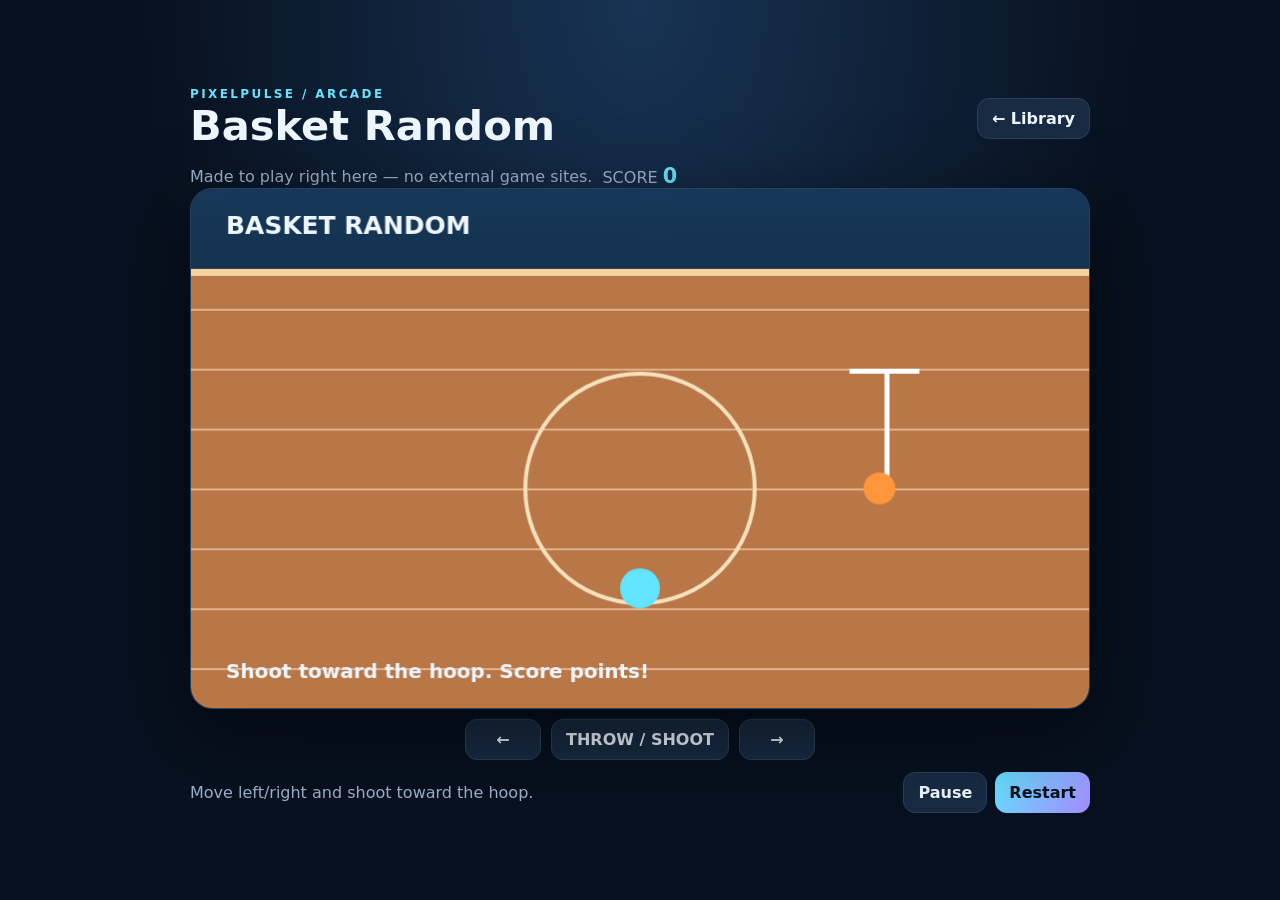
<file: games/play.html>
<!doctype html>
<html lang="en">
<head>
<meta charset="utf-8"><meta name="viewport" content="width=device-width,initial-scale=1">
<title>PixelPulse Arcade — Play</title>
<style>
:root{color-scheme:dark;--bg:#07111f;--panel:#101f33;--line:#29415e;--ink:#eef7ff;--muted:#9db2cb;--a:#65e4ff;--b:#a58bff}
*{box-sizing:border-box}body{margin:0;min-height:100vh;background:radial-gradient(ellipse at 50% 0,#183354 0,transparent 55%),var(--bg);font:16px system-ui,sans-serif;color:var(--ink);display:grid;place-items:center;padding:18px}
main{width:min(100%,900px)}header{display:flex;align-items:center;justify-content:space-between;gap:12px;margin-bottom:14px}h1{font-size:clamp(1.6rem,4vw,2.6rem);margin:0}button{font:inherit;font-weight:750;border:1px solid var(--line);border-radius:12px;padding:10px 14px;background:#182b43;color:var(--ink);cursor:pointer}button:hover{border-color:var(--a)}.hud{display:flex;gap:10px;align-items:center;color:var(--muted)}.score{font-size:1.3rem;color:var(--a);font-weight:900}.stage{position:relative;overflow:hidden;min-height:460px;border:1px solid var(--line);border-radius:22px;background:linear-gradient(180deg,#142e4b,#091524);box-shadow:0 24px 80px #0008}.stage canvas{display:block;width:100%;height:auto;touch-action:none}.under{display:flex;flex-wrap:wrap;gap:9px;justify-content:space-between;align-items:center;margin-top:12px;color:var(--muted)}.controls{display:flex;gap:8px;flex-wrap:wrap}.big{background:linear-gradient(120deg,var(--a),var(--b));color:#06111d;border:0}.notice{position:absolute;inset:0;display:grid;place-items:center;text-align:center;background:#06111ddd;padding:24px}.notice h2{font-size:2rem;margin:0 0 8px}.notice p{color:var(--muted)}.notice.hidden{display:none}.tap{font-size:clamp(1.2rem,3vw,2rem);font-weight:850}.touch{display:flex;gap:10px;justify-content:center;margin-top:10px}.touch button{min-width:76px}@media(max-width:600px){.stage{min-height:390px}header{align-items:flex-start}.hud{flex-direction:column;align-items:flex-end}}
</style></head>
<body><main><header><div><div style="font-size:.75rem;letter-spacing:.2em;color:var(--a);font-weight:800">PIXELPULSE / ARCADE</div><h1 id="title">Loading game</h1></div><button id="back">← Library</button></header><div class="hud"><span id="help">Made to play right here — no external game sites.</span><span> SCORE <b id="score" class="score">0</b></span></div><section class="stage"><canvas id="c" width="900" height="520"></canvas><div id="notice" class="notice hidden"><div><h2 id="nt">Game over</h2><p id="np">Try again.</p><button id="again" class="big">Play again</button></div></div></section><div class="touch" id="touch"></div><div class="under"><span id="instructions">Use keyboard or touch controls.</span><div class="controls"><button id="pause">Pause</button><button id="restart" class="big">Restart</button></div></div></main>
<script>
const $=id=>document.getElementById(id), c=$('c'),x=c.getContext('2d');
const id=new URLSearchParams(location.search).get('game')||'basket-random';
const names={'retro-bowl':'Fourth Down','snow-rider-3d':'Snowline','moto-x3m':'Moto Rush','basket-random':'Basket Random','cookie-clicker':'Cookie Factory','basketball-stars':'Hoop Shot','run-3':'Tunnel Runner','drift-boss':'Drift Boss','monkey-mart':'Market Dash'};
$('title').textContent=names[id]||'PixelPulse Arcade';
$('back').onclick=()=>location.href='../index.html';
let score=0,over=false,paused=false,frame=0,keys={},player={x:450,y:400,vx:0,vy:0},objects=[],coins=0,clicks=0,hoops=0,stock=0,world=0,ball={x:450,y:390,vx:0,vy:0},last=0;
const setScore=n=>{$('score').textContent=Math.floor(n)};
function text(t,xx,yy,size=24,color='#eef7ff'){x.fillStyle=color;x.font='800 '+size+'px system-ui';x.fillText(t,xx,yy)}
function rect(xx,yy,w,h,col){x.fillStyle=col;x.fillRect(xx,yy,w,h)}
function circle(xx,yy,r,col){x.fillStyle=col;x.beginPath();x.arc(xx,yy,r,0,Math.PI*2);x.fill()}
function reset(){score=0;over=false;paused=false;frame=0;objects=[];coins=0;clicks=0;hoops=0;stock=0;world=0;player={x:450,y:390,vx:0,vy:0};ball={x:450,y:390,vx:0,vy:0};$('notice').classList.add('hidden');$('pause').textContent='Pause';$('touch').innerHTML='';initControls();draw()}
function end(msg='Round over'){over=true;$('nt').textContent=msg;$('np').textContent='Score: '+Math.floor(score)+'. Run it back.';$('notice').classList.remove('hidden')}
function initControls(){
 const add=(label,fn)=>{const b=document.createElement('button');b.textContent=label;b.onclick=fn;$('touch').appendChild(b)};
 if(id==='cookie-clicker'||id==='monkey-mart'){add(id==='cookie-clicker'?'BAKE COOKIES':'RESTOCK',()=>{score+=id==='cookie-clicker'?1:3;clicks++;draw()})}
 else if(id==='retro-bowl'||id==='basketball-stars'||id==='basket-random'){add('←',()=>{player.x=Math.max(70,player.x-65);draw()});add('THROW / SHOOT',()=>shoot());add('→',()=>{player.x=Math.min(830,player.x+65);draw()})}
 else {add('←',()=>{keys.ArrowLeft=true;setTimeout(()=>keys.ArrowLeft=false,180)});add('JUMP / BOOST',()=>{player.vy=-12;player.vx+=1});add('→',()=>{keys.ArrowRight=true;setTimeout(()=>keys.ArrowRight=false,180)})}
}
function shoot(){if(id==='retro-bowl'){objects.push({x:player.x,y:player.y-15,vx:(450-player.x)*.055,vy:-7,kind:'ball'});score+=Math.random()>.35?7:2}else if(id==='basketball-stars'||id==='basket-random'){objects.push({x:player.x,y:player.y-15,vx:(700-player.x)*.035,vy:-11,kind:'ball'});score+=Math.random()>.4?2:0}setScore(score)}
$('again').onclick=reset;$('restart').onclick=reset;$('pause').onclick=()=>{paused=!paused;$('pause').textContent=paused?'Resume':'Pause'};
window.addEventListener('keydown',e=>{keys[e.key]=true;if(['ArrowLeft','ArrowRight','ArrowUp',' '].includes(e.key))e.preventDefault();if(e.key===' '||e.key==='ArrowUp')player.vy=-11;if(e.key==='Enter'&&over)reset();if(e.key==='Escape')paused=!paused;if(e.key===' '&&id==='retro-bowl')shoot()});
window.addEventListener('keyup',e=>keys[e.key]=false);
c.addEventListener('pointerdown',e=>{const r=c.getBoundingClientRect(),px=(e.clientX-r.left)*c.width/r.width;if(id==='cookie-clicker'){score++;clicks++}else if(id==='monkey-mart'){score+=3;stock++}else if(id.includes('basket')||id==='retro-bowl')shoot();else{player.vx=px<450?-5:5;if(id==='snow-rider-3d'||id==='moto-x3m'||id==='run-3')player.vy=-8}setScore(score)});
function draw(){x.clearRect(0,0,c.width,c.height);let g=x.createLinearGradient(0,0,0,520);g.addColorStop(0,'#173859');g.addColorStop(1,'#081321');x.fillStyle=g;x.fillRect(0,0,900,520);
 if(id==='cookie-clicker'){text('COOKIE FACTORY',45,65,25,'#ffc879');for(let i=0;i<Math.min(24,clicks+1);i++){let xx=120+(i%8)*92,yy=140+Math.floor(i/8)*95;circle(xx,yy,27,'#bd783f');for(let j=0;j<5;j++)circle(xx+Math.cos(i+j*2)*15,yy+Math.sin(i+j*2)*15,3,'#513021')}text('Click to bake. Every click earns a cookie.',45,450,20);text('COOKIES: '+score,45,490,24,'#ffc879')}
 else if(id==='monkey-mart'){rect(35,100,830,340,'#244b46');for(let row=0;row<3;row++){rect(90,150+row*90,720,12,'#b47b4c');for(let j=0;j<7;j++){circle(130+j*100,135+row*90,13,['#ffd166','#79d279','#ff8d7a'][j%3])}}circle(450,385,24,'#d89c64');circle(442,378,5,'#111');circle(458,378,5,'#111');text('MARKET DASH',45,65,25);text('Restock shelves to earn coins',45,475,20);text('COINS '+score,690,65,22,'#ffd166')}
 else if(id==='retro-bowl'){rect(0,80,900,440,'#1e704c');for(let yy=100;yy<520;yy+=55){rect(0,yy,900,2,'#8fdaa3')}for(let xx=80;xx<900;xx+=160){rect(xx,80,2,440,'#8fdaa3')}rect(0,80,8,440,'#fff');rect(892,80,8,440,'#fff');circle(player.x,390,20,'#ffb34f');rect(player.x-14,377,28,28,'#e88b3e');text('FOURTH DOWN',35,45,25);text('Move left/right, then throw for a pass',35,490,20);text('TARGET',680,110,16,'#bfffd4');circle(710+Math.sin(frame/35)*90,160,13,'#fff');}
 else if(id==='basketball-stars'||id==='basket-random'){rect(0,80,900,440,'#b97748');rect(0,80,900,7,'#f4d3a0');for(let yy=120;yy<520;yy+=60)rect(0,yy,900,2,'#e2b28b');x.strokeStyle='#f8e1bd';x.lineWidth=4;x.beginPath();x.arc(450,300,115,0,Math.PI*2);x.stroke();rect(695,180,5,115,'#fff');rect(660,180,70,5,'#fff');circle(690,300,16,'#ff963c');circle(player.x,400,20,'#5ce4ff');text(id==='basket-random'?'BASKET RANDOM':'HOOP SHOT',35,45,25);text('Shoot toward the hoop. Score points!',35,490,20)}
 else if(id==='snow-rider-3d'){rect(0,80,900,440,'#dceeff');for(let i=0;i<28;i++){let yy=(i*37+frame*5)%460+60;circle((i*113+Math.sin(frame/20+i)*20)%900,yy,2,'#fff')}x.fillStyle='#8eb7df';x.beginPath();x.moveTo(250,520);x.lineTo(440,70);x.lineTo(650,520);x.fill();for(let o of objects){rect(o.x,o.y,36,36,'#c47c48')}rect(player.x-18,400,36,58,'#ed5a67');text('SNOWLINE',35,45,25,'#fff');text('Dodge the trees. Move with ← →',35,490,20,'#173859')}
 else if(id==='moto-x3m'){rect(0,80,900,440,'#3c754e');rect(0,410,900,110,'#b9814d');for(let i=0;i<12;i++){circle((i*97-frame*3)%900,385+(i%3)*14,9,'#efcf83')}circle(player.x,385,23,'#111');circle(player.x,385,13,'#e8e8e8');rect(player.x-7,350,40,12,'#ff5c63');text('MOTO RUSH',35,45,25);text('Jump gaps and keep moving!',35,490,20)}
 else if(id==='run-3'){rect(160,80,580,440,'#14253b');for(let i=0;i<8;i++){rect(185+i*70,100,2,420,'#2c4c70')}for(let i=0;i<10;i++){rect(160,110+i*42,580,2,'#2c4c70')}rect(player.x-16,player.y,32,32,'#f4d35e');text('TUNNEL RUNNER',35,45,25);text('Jump and avoid the red barriers',35,490,20)}
 else if(id==='drift-boss'){rect(0,80,900,440,'#183b34');x.strokeStyle='#f3d36a';x.lineWidth=5;x.setLineDash([20,15]);x.beginPath();x.moveTo(450,80);x.lineTo(450,520);x.stroke();x.setLineDash([]);rect(360,80,180,440,'#3e514d');rect(player.x-20,380,40,65,'#6ae1ff');text('DRIFT BOSS',35,45,25);text('Steer carefully. Stay on the road!',35,490,20)}
 else { // local obstacle runner fallback
 rect(0,430,900,90,'#24445c');for(let i=0;i<10;i++)rect((i*110-frame*4)%900,430,55,5,'#5fe4ff');rect(player.x-18,player.y,36,36,'#65e4ff');for(let o of objects)rect(o.x,o.y,o.w||35,o.h||35,'#ff5b72');text('ARCADE RUN',35,45,25);text('Move and jump to survive',35,490,20)}
 for(const o of objects){if(o.kind==='ball'){circle(o.x,o.y,10,'#ffad45')}else if(id==='snow-rider-3d'){rect(o.x,o.y,34,40,'#245f42')}else{rect(o.x,o.y,o.w||30,o.h||30,'#ff5b72')}}
 if(id==='retro-bowl'||id==='basketball-stars'||id==='basket-random'){circle(player.x,400,18,id==='retro-bowl'?'#ffad45':'#65e4ff')}
 if(over){text('ROUND OVER',350,250,32,'#fff')}
}
function tick(t){requestAnimationFrame(tick);if(!last)last=t;let dt=Math.min(2,(t-last)/16.7);last=t;if(paused||over){draw();return}frame+=dt;
 if(id==='cookie-clicker'||id==='monkey-mart'){score+=id==='cookie-clicker'?0.015:0.005}
 else if(id==='retro-bowl'||id==='basketball-stars'||id==='basket-random'){if(keys.ArrowLeft||keys.a)player.x-=5*dt;if(keys.ArrowRight||keys.d)player.x+=5*dt;player.x=Math.max(35,Math.min(865,player.x));for(let o of objects){o.x+=o.vx*dt;o.y+=o.vy*dt;o.vy+=.22*dt;if(o.y<140&&o.y>100&&o.x>640){score+=id==='retro-bowl'?7:2;o.hit=true}}objects=objects.filter(o=>o.y<540&&!o.hit)}
 else {if(keys.ArrowLeft||keys.a)player.x-=6*dt;if(keys.ArrowRight||keys.d)player.x+=6*dt;player.x=Math.max(25,Math.min(875,player.x));player.vy+=.55*dt;player.y+=player.vy*dt;if(player.y>390){player.y=390;player.vy=0}if(frame%55<dt){objects.push({x:Math.random()*820+40,y:425,w:28+Math.random()*25,h:35})}for(let o of objects){o.x-= (id==='snow-rider-3d'?3.5:4.5)*dt;o.y+=id==='snow-rider-3d'?2*dt:0;if(Math.abs(o.x-player.x)<30&&o.y>350&&o.y<445){end('Crash!')}}objects=objects.filter(o=>o.x>-60);score+=.08*dt}
 setScore(score);draw();if(frame>9000)end('Nice run!')}
$('instructions').textContent=({'retro-bowl':'Arrow keys move. Press Space or Throw to pass the ball.','snow-rider-3d':'Use ← → or tap left/right to dodge trees.','moto-x3m':'Use ← → to steer and Jump to clear obstacles.','basket-random':'Move left/right and shoot toward the hoop.','cookie-clicker':'Click the stage or Bake Cookies to grow your score.','basketball-stars':'Move and shoot to score baskets.','run-3':'Move left/right and jump over barriers.','drift-boss':'Steer with ← → to keep control.','monkey-mart':'Restock shelves to earn coins.'})[id]||'Use keyboard or touch controls.';
reset();
requestAnimationFrame(tick);
</script></body></html>
</file>
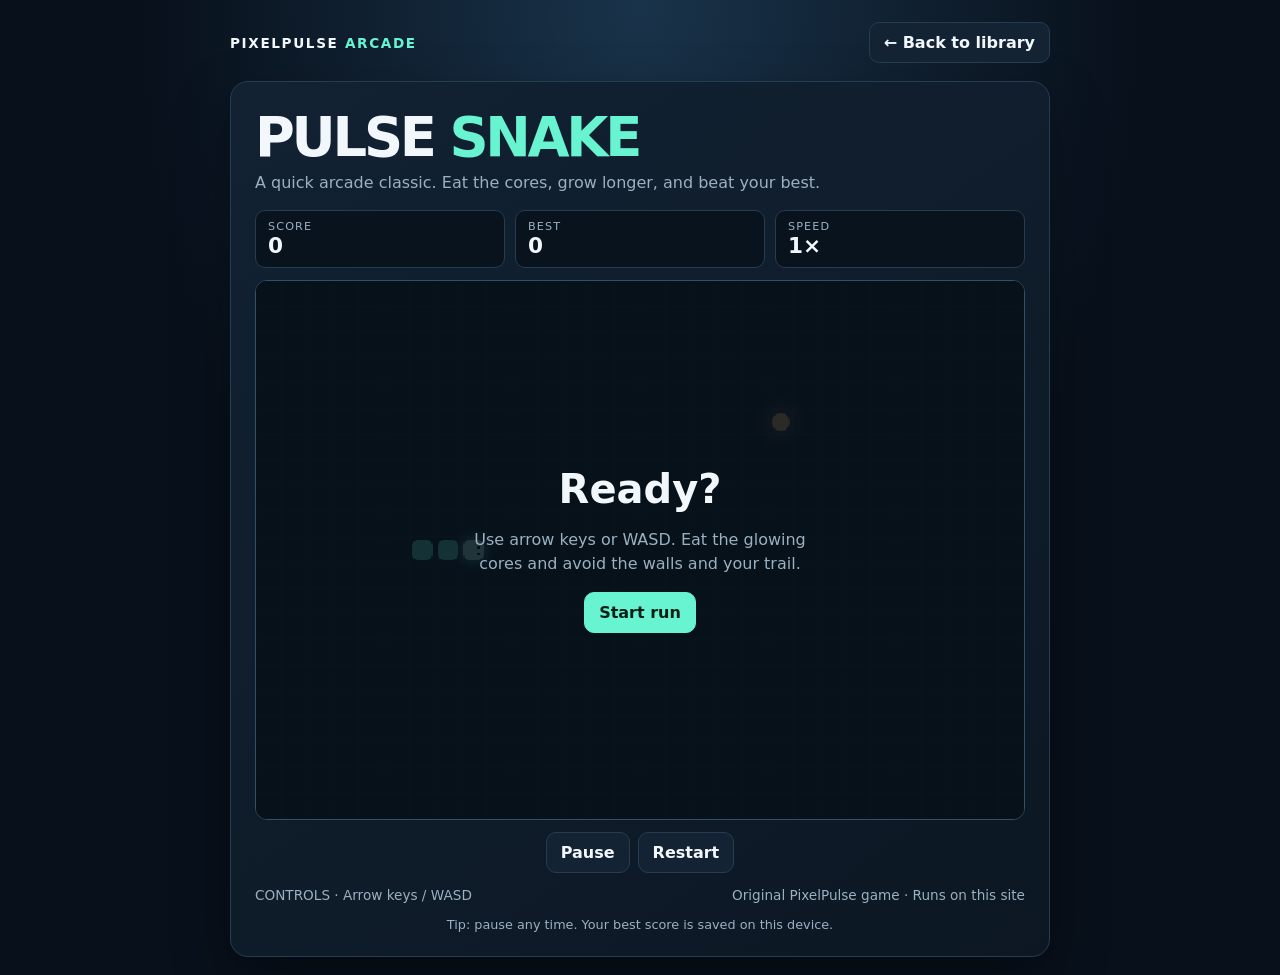
<file: games/pulse-snake.html>
<!doctype html>
<html lang="en">
<head>
<meta charset="utf-8">
<meta name="viewport" content="width=device-width,initial-scale=1">
<meta name="theme-color" content="#08101b">
<title>Pulse Snake — PixelPulse Arcade</title>
<style>
:root{color-scheme:dark;--bg:#08101b;--panel:#101d2b;--line:#263c50;--cyan:#68f4d0;--blue:#62c9ff;--text:#f2f7fb;--muted:#9bb0c1}
*{box-sizing:border-box}body{margin:0;min-height:100vh;background:radial-gradient(ellipse at 50% 0,#19334a 0,transparent 55%),var(--bg);color:var(--text);font:16px system-ui,-apple-system,Segoe UI,sans-serif;display:flex;justify-content:center;padding:18px}
main{width:min(820px,100%)}header{display:flex;justify-content:space-between;align-items:center;gap:12px;margin:4px 0 18px;flex-wrap:wrap}.brand{color:var(--text);text-decoration:none;font-size:.85rem;font-weight:800;letter-spacing:.12em}.brand span{color:var(--cyan)}.back,button{border:1px solid var(--line);border-radius:10px;background:#132334;color:var(--text);padding:10px 14px;font:inherit;font-weight:700;cursor:pointer}.back{text-decoration:none}.panel{border:1px solid var(--line);border-radius:18px;background:linear-gradient(145deg,#122233,#0c1723);padding:clamp(12px,3vw,24px);box-shadow:0 24px 60px #0005}h1{margin:0;font-size:clamp(2rem,6vw,3.4rem);letter-spacing:-.06em}h1 span{color:var(--cyan)}.sub{color:var(--muted);margin:4px 0 18px}.stats{display:flex;gap:10px;margin-bottom:12px}.stat{flex:1;background:#08131e;border:1px solid var(--line);border-radius:10px;padding:9px 12px}.stat small{display:block;color:var(--muted);font-size:.7rem;text-transform:uppercase;letter-spacing:.1em}.stat strong{font-size:1.35rem}.board-wrap{position:relative;border:1px solid #345066;border-radius:12px;overflow:hidden;background:#07121c}canvas{width:100%;height:auto;display:block;image-rendering:pixelated;touch-action:none}.overlay{position:absolute;inset:0;display:grid;place-items:center;text-align:center;background:#06111bd9;padding:20px}.overlay[hidden]{display:none}.overlay-card{max-width:360px}.overlay h2{font-size:clamp(1.7rem,5vw,2.5rem);margin:0 0 8px}.overlay p{color:var(--muted);line-height:1.5}.actions{display:flex;gap:8px;justify-content:center;flex-wrap:wrap}.primary{background:var(--cyan);color:#062018;border-color:var(--cyan)}.below{display:flex;justify-content:space-between;gap:12px;align-items:center;flex-wrap:wrap;margin-top:14px;color:var(--muted);font-size:.85rem}.dpad{display:grid;grid-template-columns:repeat(3,48px);grid-template-rows:repeat(2,42px);gap:5px;margin:16px auto 0;width:max-content}.dpad button{padding:0;font-size:1.1rem}.dpad .up{grid-column:2}.dpad .left{grid-column:1;grid-row:2}.dpad .down{grid-column:2;grid-row:2}.dpad .right{grid-column:3;grid-row:2}.note{font-size:.8rem;color:var(--muted);text-align:center;margin:14px 0 0}@media(min-width:640px){.dpad{display:none}}
</style>
</head>
<body><main>
<header><a class="brand" href="../index.html">PIXELPULSE <span>ARCADE</span></a><a class="back" href="../index.html">← Back to library</a></header>
<section class="panel">
<h1>PULSE <span>SNAKE</span></h1><p class="sub">A quick arcade classic. Eat the cores, grow longer, and beat your best.</p>
<div class="stats"><div class="stat"><small>Score</small><strong id="score">0</strong></div><div class="stat"><small>Best</small><strong id="best">0</strong></div><div class="stat"><small>Speed</small><strong id="speed">1×</strong></div></div>
<div class="board-wrap"><canvas id="board" width="600" height="420" aria-label="Snake game board"></canvas><div class="overlay" id="overlay"><div class="overlay-card"><h2 id="overlayTitle">Ready?</h2><p id="overlayText">Use arrow keys or WASD. Don't hit the walls or your own trail.</p><div class="actions"><button class="primary" id="start">Start run</button></div></div></div></div>
<div class="actions" style="margin-top:12px"><button id="pause">Pause</button><button id="restart">Restart</button></div>
<div class="dpad" aria-label="Touch controls"><button class="up" data-dir="up" aria-label="Up">↑</button><button class="left" data-dir="left" aria-label="Left">←</button><button class="down" data-dir="down" aria-label="Down">↓</button><button class="right" data-dir="right" aria-label="Right">→</button></div>
<div class="below"><span>CONTROLS · Arrow keys / WASD</span><span>Original PixelPulse game · Runs on this site</span></div><p class="note">Tip: pause any time. Your best score is saved on this device.</p>
</section></main>
<script>
(()=>{'use strict';
const canvas=document.getElementById('board'),ctx=canvas.getContext('2d'),overlay=document.getElementById('overlay'),title=document.getElementById('overlayTitle'),message=document.getElementById('overlayText'),startBtn=document.getElementById('start'),scoreEl=document.getElementById('score'),bestEl=document.getElementById('best'),speedEl=document.getElementById('speed');
const cols=30,rows=21,cell=20;let snake,food,dir,nextDir,score,best=0,live=false,paused=false,over=false,last=0,acc=0;
try{best=Number(localStorage.getItem('pulse-snake-best')||0)}catch{}bestEl.textContent=best;
function placeFood(){let p;do{p={x:Math.floor(Math.random()*cols),y:Math.floor(Math.random()*rows)}}while(snake.some(s=>s.x===p.x&&s.y===p.y));return p}
function reset(){snake=[{x:8,y:10},{x:7,y:10},{x:6,y:10}];dir={x:1,y:0};nextDir={x:1,y:0};score=0;food=placeFood();live=false;paused=false;over=false;acc=0;scoreEl.textContent='0';speedEl.textContent='1×';draw();show('Ready?','Use arrow keys or WASD. Eat the glowing cores and avoid the walls and your trail.','Start run')}
function show(t,m,b){title.textContent=t;message.textContent=m;startBtn.textContent=b;overlay.hidden=false}
function start(){if(over)reset();live=true;paused=false;overlay.hidden=true;last=performance.now();requestAnimationFrame(loop)}
function turn(x,y){if(x===-dir.x&&y===-dir.y)return;nextDir={x,y};if(!live&&!over&&overlay.hidden===false&&title.textContent==='Ready?')start()}
function tick(){dir=nextDir;const h={x:snake[0].x+dir.x,y:snake[0].y+dir.y};if(h.x<0||h.x>=cols||h.y<0||h.y>=rows||snake.some((s,i)=>i<snake.length-1&&s.x===h.x&&s.y===h.y)){live=false;over=true;show('Run over',`You scored ${score}. One more run?`,'Play again');return}snake.unshift(h);if(h.x===food.x&&h.y===food.y){score+=10;scoreEl.textContent=score;if(score>best){best=score;bestEl.textContent=best;try{localStorage.setItem('pulse-snake-best',String(best))}catch{}}food=placeFood()}else snake.pop();speedEl.textContent=(1+Math.floor(score/50)*.2).toFixed(1)+'×';draw()}
function draw(){ctx.clearRect(0,0,600,420);ctx.fillStyle='#07121c';ctx.fillRect(0,0,600,420);ctx.strokeStyle='rgba(103,151,177,.10)';ctx.lineWidth=1;for(let x=0;x<=600;x+=cell){ctx.beginPath();ctx.moveTo(x,0);ctx.lineTo(x,420);ctx.stroke()}for(let y=0;y<=420;y+=cell){ctx.beginPath();ctx.moveTo(0,y);ctx.lineTo(600,y);ctx.stroke()}
ctx.shadowBlur=18;ctx.shadowColor='#ffbd69';ctx.fillStyle='#ffbd69';ctx.beginPath();ctx.arc(food.x*cell+10,food.y*cell+10,7,0,Math.PI*2);ctx.fill();ctx.shadowBlur=0;
snake.forEach((s,i)=>{ctx.fillStyle=i===0?'#baffef':'#68f4d0';ctx.shadowBlur=i===0?12:0;ctx.shadowColor='#68f4d0';ctx.beginPath();ctx.roundRect(s.x*cell+2,s.y*cell+2,16,16,5);ctx.fill();if(i===0){ctx.shadowBlur=0;ctx.fillStyle='#07121c';let ex=s.x*cell+(dir.x===1?13:dir.x===-1?5:7),ey=s.y*cell+(dir.y===1?13:dir.y===-1?5:7);ctx.fillRect(ex,ey,2,2);ctx.fillRect(ex+(dir.y===0?0:5),ey+(dir.x===0?0:5),2,2)}});ctx.shadowBlur=0}
function loop(t){if(!live)return;let dt=Math.min(100,t-last);last=t;acc+=dt;const interval=Math.max(65,145-Math.floor(score/50)*12);while(acc>=interval&&live){tick();acc-=interval}if(live)requestAnimationFrame(loop)}
function pause(){if(!live&&!paused)return;if(paused){paused=false;live=true;last=performance.now();overlay.hidden=true;requestAnimationFrame(loop)}else{paused=true;live=false;show('Paused','Take a breather. Resume when ready.','Resume')}}
const keys={ArrowUp:[0,-1],w:[0,-1],W:[0,-1],ArrowDown:[0,1],s:[0,1],S:[0,1],ArrowLeft:[-1,0],a:[-1,0],A:[-1,0],ArrowRight:[1,0],d:[1,0],D:[1,0]};
window.addEventListener('keydown',e=>{if(keys[e.key]){e.preventDefault();turn(...keys[e.key])}else if(e.key===' '){e.preventDefault();if(live||paused)pause();else start()}});
document.querySelectorAll('[data-dir]').forEach(b=>b.addEventListener('click',()=>{const d={up:[0,-1],down:[0,1],left:[-1,0],right:[1,0]}[b.dataset.dir];turn(...d)}));
startBtn.addEventListener('click',()=>{if(paused){pause()}else start()});document.getElementById('pause').addEventListener('click',pause);document.getElementById('restart').addEventListener('click',reset);
reset();
})();
</script></body></html>
</file>
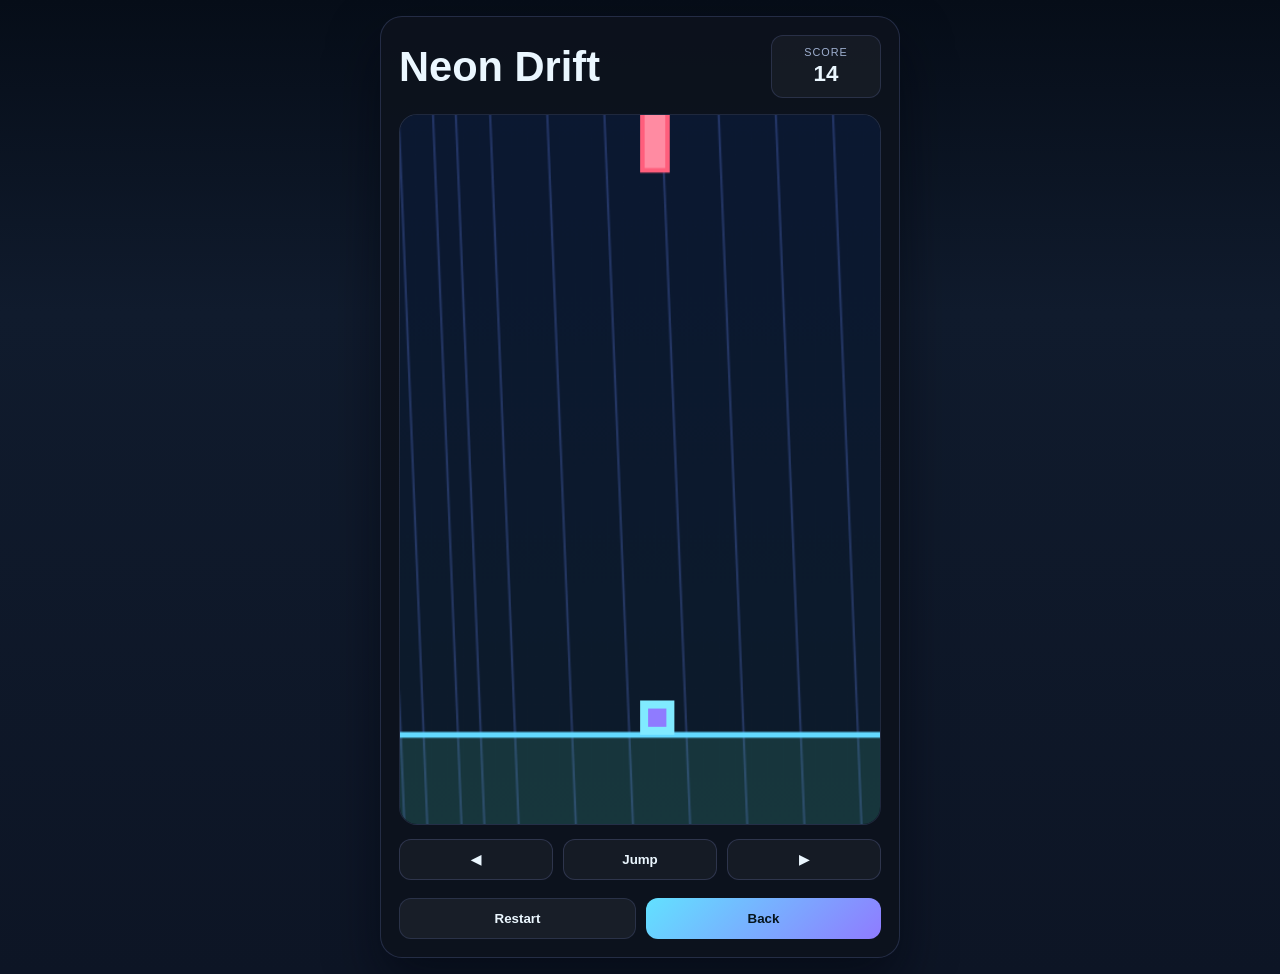
<file: games/slope.html>
<!DOCTYPE html>
<html lang="en">
  <head>
    <meta charset="UTF-8" />
    <meta name="viewport" content="width=device-width, initial-scale=1.0" />
    <title>Neon Drift</title>
    <style>
      :root {
        --bg: #091421;
        --panel: rgba(16, 25, 36, 0.9);
        --line: rgba(146, 164, 255, 0.18);
        --text: #ebf7ff;
        --muted: #9eafcf;
        --accent: #62e1ff;
        --accent-2: #8f7bff;
      }
      * { box-sizing: border-box; }
      html, body {
        margin: 0;
        min-height: 100vh;
        background: linear-gradient(180deg, #060d18, #101b2d 32%, #0d1525 100%);
        color: var(--text);
        font-family: Arial, sans-serif;
      }
      body {
        display: grid;
        place-items: center;
        padding: 16px;
      }
      .game-shell {
        width: min(94vw, 520px);
        padding: 18px;
        border-radius: 22px;
        background: rgba(13, 19, 29, 0.94);
        border: 1px solid var(--line);
        box-shadow: 0 24px 50px rgba(2, 6, 14, 0.55);
      }
      .hud {
        display: flex;
        justify-content: space-between;
        align-items: center;
        margin-bottom: 16px;
      }
      .hud h1 {
        margin: 0;
        font-size: clamp(1.8rem, 4vw, 2.6rem);
      }
      .score-box {
        padding: 10px 12px;
        border-radius: 12px;
        background: rgba(255,255,255,0.04);
        border: 1px solid rgba(150, 170, 255, 0.16);
        min-width: 110px;
        text-align: center;
      }
      .score-label {
        display: block;
        color: var(--muted);
        font-size: 0.68rem;
        letter-spacing: 0.09em;
        text-transform: uppercase;
      }
      .score-value {
        display: block;
        font-size: 1.4rem;
        font-weight: 800;
        margin-top: 3px;
      }
      canvas {
        display: block;
        width: 100%;
        height: auto;
        border-radius: 18px;
        background: linear-gradient(180deg, rgba(14, 21, 31, 1), rgba(7, 12, 18, 1));
        border: 1px solid rgba(138, 168, 255, 0.18);
      }
      .controls {
        margin-top: 18px;
        display: flex;
        gap: 10px;
      }
      .action-btn {
        flex: 1;
        border: none;
        border-radius: 12px;
        background: linear-gradient(135deg, var(--accent), var(--accent-2));
        color: #06151d;
        font-weight: 800;
        padding: 12px 14px;
        cursor: pointer;
      }
      .action-btn.secondary {
        background: rgba(255,255,255,0.05);
        border: 1px solid rgba(150, 170, 255, 0.15);
        color: var(--text);
      }
      .touch-controls {
        display: grid;
        grid-template-columns: repeat(3, 1fr);
        gap: 10px;
        margin-top: 14px;
      }
      .touch-btn {
        padding: 12px 8px;
        border-radius: 12px;
        border: 1px solid rgba(160, 172, 255, 0.18);
        background: rgba(255,255,255,0.04);
        color: var(--text);
        font-weight: 800;
        cursor: pointer;
      }
      @media (max-width: 480px) { .hud { align-items: flex-start; } }
    </style>
  </head>
  <body>
    <div class="game-shell">
      <div class="hud">
        <h1>Neon Drift</h1>
        <div class="score-box"><span class="score-label">Score</span><span class="score-value" id="score">0</span></div>
      </div>

      <canvas id="gameCanvas" width="420" height="620" aria-label="Neon Drift game canvas"></canvas>

      <div class="touch-controls">
        <button class="touch-btn" data-move="left">◀</button>
        <button class="touch-btn" data-move="jump">Jump</button>
        <button class="touch-btn" data-move="right">▶</button>
      </div>

      <div class="controls">
        <button class="action-btn secondary" id="restartBtn">Restart</button>
        <button class="action-btn" id="backBtn">Back</button>
      </div>
    </div>

    <script>
      const canvas = document.getElementById('gameCanvas');
      const ctx = canvas.getContext('2d');
      const scoreEl = document.getElementById('score');

      const game = {
        width: canvas.width,
        height: canvas.height,
        gravity: 0.78,
        groundY: canvas.height - 78,
        score: 0,
        speed: 5,
        obstacles: [],
        lastSpawn: 0,
        state: 'playing',
        player: {
          x: 210,
          y: 0,
          w: 30,
          h: 30,
          vy: 0,
          lane: 1,
          onGround: true,
        },
      };

      function resetGame() {
        game.score = 0;
        game.speed = 5;
        game.state = 'playing';
        game.obstacles = [];
        game.lastSpawn = 0;
        game.player.x = 210;
        game.player.y = game.groundY - game.player.h;
        game.player.vy = 0;
        game.player.onGround = true;
        game.player.lane = 1;
        updateHud();
      }

      function updateHud() {
        scoreEl.textContent = String(Math.floor(game.score));
      }

      function movePlayer(direction) {
        if (game.state !== 'playing') return;
        const laneX = [110, 210, 310];
        const newIndex = Math.max(0, Math.min(2, game.player.lane + direction));
        game.player.lane = newIndex;
        game.player.x = laneX[newIndex];
      }

      function jump() {
        if (game.state !== 'playing') return;
        if (game.player.onGround) {
          game.player.vy = -14.5;
          game.player.onGround = false;
        }
      }

      function spawnObstacle() {
        const lane = Math.floor(Math.random() * 3);
        const x = [110, 210, 310][lane];
        const h = 32 + Math.random() * 26;
        const w = 26;
        game.obstacles.push({ x, y: -h, w, h });
      }

      function checkCollisions() {
        const p = game.player;
        for (const obstacle of game.obstacles) {
          const hitX = p.x < obstacle.x + obstacle.w && p.x + p.w > obstacle.x;
          const hitY = p.y < obstacle.y + obstacle.h && p.y + p.h > obstacle.y;
          if (hitX && hitY) {
            game.state = 'gameover';
          }
        }
      }

      function update() {
        if (game.state !== 'playing') return;

        const p = game.player;
        p.vy += game.gravity;
        p.y += p.vy;

        if (p.y + p.h >= game.groundY) {
          p.y = game.groundY - p.h;
          p.vy = 0;
          p.onGround = true;
        } else {
          p.onGround = false;
        }

        game.score += 0.35;
        game.speed += 0.0025;
        updateHud();

        if (performance.now() - game.lastSpawn > Math.max(800, 1200 - game.speed * 12)) {
          spawnObstacle();
          game.lastSpawn = performance.now();
        }

        for (let i = game.obstacles.length - 1; i >= 0; i--) {
          const obstacle = game.obstacles[i];
          obstacle.y += game.speed + 1.2;
          if (obstacle.y > game.height + 50) {
            game.obstacles.splice(i, 1);
          }
        }

        checkCollisions();
      }

      function drawBackground() {
        ctx.clearRect(0, 0, canvas.width, canvas.height);
        const sky = ctx.createLinearGradient(0, 0, 0, canvas.height);
        sky.addColorStop(0, '#0b1831');
        sky.addColorStop(1, '#0d1b2a');
        ctx.fillStyle = sky;
        ctx.fillRect(0, 0, canvas.width, canvas.height);

        ctx.strokeStyle = 'rgba(110, 140, 255, 0.25)';
        ctx.lineWidth = 2;
        for (let i = 0; i < 12; i++) {
          const x = (i * 50 + (game.score * 4) % 50) % (canvas.width + 60) - 30;
          ctx.beginPath();
          ctx.moveTo(x, 0);
          ctx.lineTo(x + 25, canvas.height);
          ctx.stroke();
        }

        ctx.fillStyle = 'rgba(98, 243, 190, 0.12)';
        ctx.fillRect(0, game.groundY, canvas.width, canvas.height - game.groundY);

        ctx.strokeStyle = '#63d9ff';
        ctx.lineWidth = 5;
        ctx.beginPath();
        ctx.moveTo(0, game.groundY);
        ctx.lineTo(canvas.width, game.groundY);
        ctx.stroke();
      }

      function drawPlayer() {
        const p = game.player;
        ctx.fillStyle = '#80eaff';
        ctx.fillRect(p.x, p.y, p.w, p.h);
        ctx.fillStyle = '#8f7bff';
        ctx.fillRect(p.x + 7, p.y + 7, p.w - 14, p.h - 14);
      }

      function drawObstacles() {
        for (const obstacle of game.obstacles) {
          ctx.fillStyle = '#ff5e7c';
          ctx.fillRect(obstacle.x, obstacle.y, obstacle.w, obstacle.h);
          ctx.fillStyle = '#ff8ba2';
          ctx.fillRect(obstacle.x + 4, obstacle.y + 4, obstacle.w - 8, obstacle.h - 8);
        }
      }

      function drawGameOver() {
        ctx.fillStyle = 'rgba(6, 11, 19, 0.74)';
        ctx.fillRect(0, 0, canvas.width, canvas.height);
        ctx.fillStyle = '#edf6ff';
        ctx.font = '700 28px Arial';
        ctx.textAlign = 'center';
        ctx.fillText('Game Over', canvas.width / 2, canvas.height / 2 - 10);
        ctx.font = '600 16px Arial';
        ctx.fillStyle = '#a8b9d9';
        ctx.fillText('Press R or Restart', canvas.width / 2, canvas.height / 2 + 23);
      }

      function render() {
        drawBackground();
        drawObstacles();
        drawPlayer();
        if (game.state === 'gameover') {
          drawGameOver();
        }
      }

      function loop() {
        update();
        render();
        requestAnimationFrame(loop);
      }

      document.addEventListener('keydown', (event) => {
        const key = event.key.toLowerCase();
        if (key === 'arrowleft' || key === 'a') movePlayer(-1);
        if (key === 'arrowright' || key === 'd') movePlayer(1);
        if (key === 'arrowup' || key === 'w' || key === ' ') jump();
        if (key === 'r') resetGame();
      });

      document.querySelectorAll('[data-move]').forEach((button) => {
        button.addEventListener('click', () => {
          const move = button.dataset.move;
          if (move === 'left') movePlayer(-1);
          if (move === 'right') movePlayer(1);
          if (move === 'jump') jump();
        });
      });

      document.getElementById('restartBtn').addEventListener('click', resetGame);
      document.getElementById('backBtn').addEventListener('click', () => {
        window.location.href = '../index.html';
      });

      resetGame();
      requestAnimationFrame(loop);
    </script>
  </body>
</html>
</file>
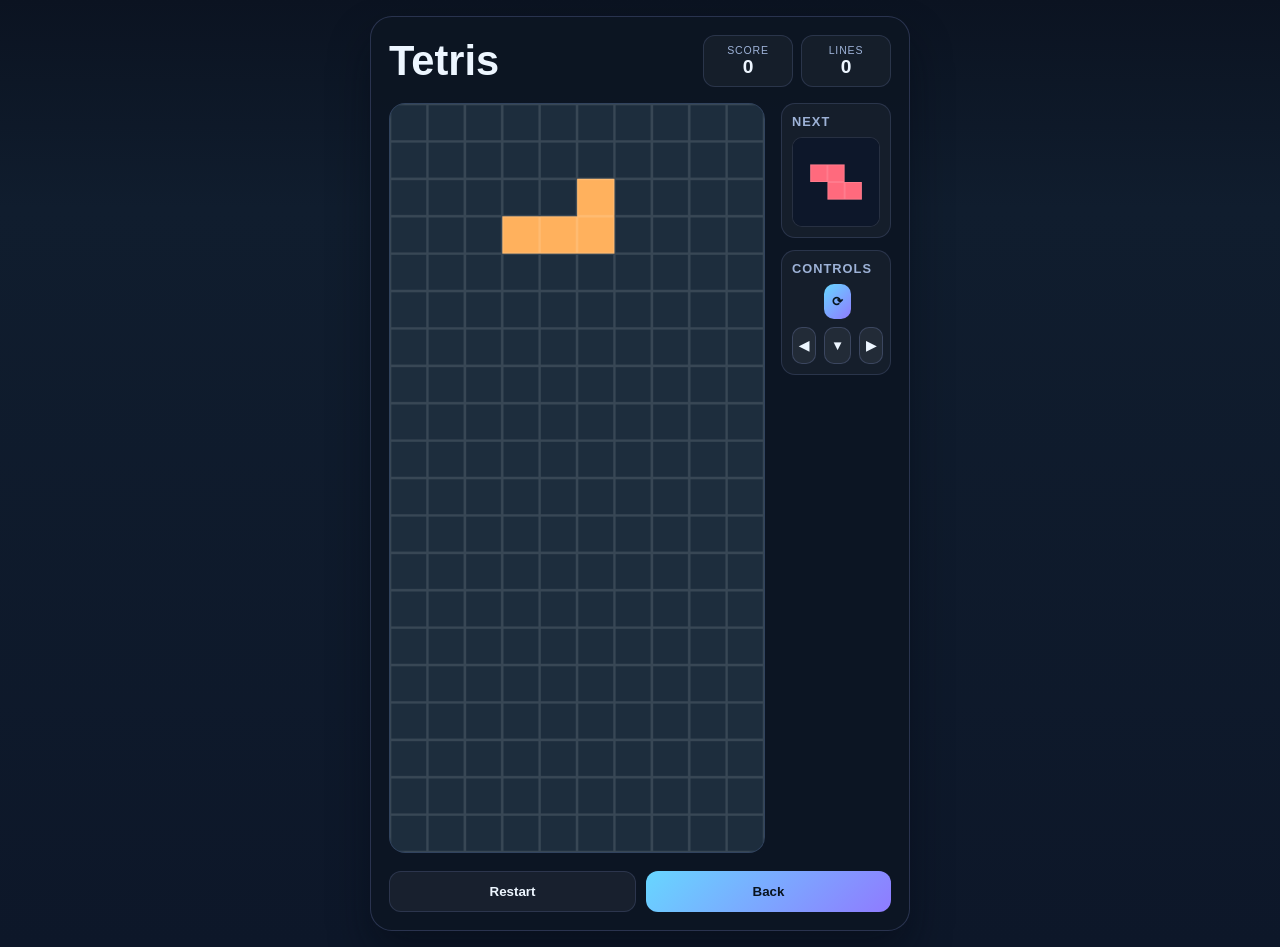
<file: games/tetris.html>
<!DOCTYPE html>
<html lang="en">
  <head>
    <meta charset="UTF-8" />
    <meta name="viewport" content="width=device-width, initial-scale=1.0" />
    <title>Pixel Tetris</title>
    <style>
      :root {
        --bg: #0d172a;
        --panel: rgba(16, 24, 35, 0.96);
        --board: #1a2d42;
        --text: #edf6ff;
        --muted: #9db2d7;
        --accent: #67d6ff;
        --accent-2: #8f7bff;
      }
      * { box-sizing: border-box; }
      html, body {
        margin: 0;
        min-height: 100vh;
        background: linear-gradient(180deg, #0b1321, #101d2e 22%, #0d1729 100%);
        color: var(--text);
        font-family: Arial, sans-serif;
      }
      body {
        display: grid;
        place-items: center;
        padding: 16px;
      }
      .game-shell {
        width: min(96vw, 540px);
        background: rgba(13, 22, 35, 0.9);
        border: 1px solid rgba(161, 177, 255, 0.2);
        border-radius: 22px;
        padding: 18px;
        box-shadow: 0 22px 42px rgba(5, 9, 18, 0.45);
      }
      .topbar {
        display: flex;
        justify-content: space-between;
        gap: 12px;
        align-items: center;
        margin-bottom: 16px;
      }
      .title {
        margin: 0;
        font-size: clamp(1.8rem, 4vw, 2.6rem);
      }
      .score-wrap {
        display: flex;
        gap: 8px;
      }
      .score-box {
        min-width: 90px;
        background: rgba(255,255,255,0.04);
        border: 1px solid rgba(160, 178, 255, 0.15);
        border-radius: 12px;
        text-align: center;
        padding: 8px 10px;
      }
      .score-label {
        display: block;
        color: var(--muted);
        text-transform: uppercase;
        letter-spacing: 0.08em;
        font-size: 0.66rem;
      }
      .score-value {
        font-weight: 800;
        font-size: 1.2rem;
      }
      .game-area {
        display: grid;
        grid-template-columns: 1fr 110px;
        gap: 16px;
      }
      canvas {
        width: 100%;
        display: block;
        background: var(--board);
        border-radius: 16px;
        border: 1px solid rgba(154, 166, 218, 0.18);
      }
      .side {
        display: flex;
        flex-direction: column;
        gap: 12px;
      }
      .next-box, .controls-box {
        background: rgba(255,255,255,0.04);
        border: 1px solid rgba(160, 178, 255, 0.15);
        border-radius: 14px;
        padding: 10px;
      }
      .next-box h3, .controls-box h3 {
        margin: 0 0 8px;
        font-size: 0.8rem;
        letter-spacing: 0.08em;
        text-transform: uppercase;
        color: var(--muted);
      }
      .next-canvas {
        width: 100%;
        height: 90px;
        display: block;
        background: rgba(9,15,22,0.5);
        border-radius: 10px;
      }
      .control-pad {
        display: grid;
        grid-template-columns: repeat(3, 1fr);
        gap: 8px;
      }
      .mobile-btn {
        border: none;
        border-radius: 10px;
        background: linear-gradient(135deg, #67d6ff, #8f7bff);
        color: #07151f;
        padding: 10px 6px;
        font-weight: 800;
        cursor: pointer;
      }
      .mobile-btn.alt {
        background: rgba(255,255,255,0.06);
        border: 1px solid rgba(162, 181, 255, 0.2);
        color: var(--text);
      }
      .controls-row {
        display: flex;
        justify-content: space-between;
        gap: 10px;
        margin-top: 18px;
      }
      .action-btn {
        flex: 1;
        border: none;
        border-radius: 12px;
        background: linear-gradient(135deg, var(--accent), var(--accent-2));
        color: #08131e;
        font-weight: 800;
        cursor: pointer;
        padding: 12px 14px;
      }
      .action-btn.secondary {
        background: rgba(255,255,255,0.05);
        border: 1px solid rgba(159,176,255,0.15);
        color: var(--text);
      }
      @media (max-width: 560px) { .game-area { grid-template-columns: 1fr; } .side { order: 2; } }
    </style>
  </head>
  <body>
    <div class="game-shell">
      <div class="topbar">
        <h1 class="title">Tetris</h1>
        <div class="score-wrap">
          <div class="score-box"><span class="score-label">Score</span><span class="score-value" id="score">0</span></div>
          <div class="score-box"><span class="score-label">Lines</span><span class="score-value" id="lines">0</span></div>
        </div>
      </div>

      <div class="game-area">
        <canvas id="board" width="300" height="600" aria-label="Tetris board"></canvas>

        <aside class="side">
          <div class="next-box">
            <h3>Next</h3>
            <canvas id="next" width="90" height="90" class="next-canvas"></canvas>
          </div>
          <div class="controls-box">
            <h3>Controls</h3>
            <div class="control-pad">
              <div></div>
              <button class="mobile-btn" data-action="rotate">⟳</button>
              <div></div>
              <button class="mobile-btn alt" data-action="left">◀</button>
              <button class="mobile-btn alt" data-action="down">▼</button>
              <button class="mobile-btn alt" data-action="right">▶</button>
            </div>
          </div>
        </aside>
      </div>

      <div class="controls-row">
        <button class="action-btn secondary" id="restartBtn">Restart</button>
        <button class="action-btn" id="backBtn">Back</button>
      </div>
    </div>

    <script>
      const COLS = 10;
      const ROWS = 20;
      const BLOCK = 30;
      const boardCanvas = document.getElementById('board');
      const boardCtx = boardCanvas.getContext('2d');
      const nextCanvas = document.getElementById('next');
      const nextCtx = nextCanvas.getContext('2d');
      const scoreEl = document.getElementById('score');
      const linesEl = document.getElementById('lines');

      const SHAPES = {
        I: [[1, 1, 1, 1]],
        O: [[1, 1], [1, 1]],
        T: [[0, 1, 0], [1, 1, 1]],
        S: [[0, 1, 1], [1, 1, 0]],
        Z: [[1, 1, 0], [0, 1, 1]],
        J: [[1, 0, 0], [1, 1, 1]],
        L: [[0, 0, 1], [1, 1, 1]],
      };

      const COLORS = {
        I: '#5fd3ff',
        O: '#ffd83d',
        T: '#bf7bfd',
        S: '#67ef9a',
        Z: '#ff6a7d',
        J: '#5da3ff',
        L: '#ffb15d',
      };

      let board = [];
      let current = null;
      let next = null;
      let score = 0;
      let lines = 0;
      let dropInterval = 500;
      let lastTime = 0;
      let animationId = null;

      function createBoard() {
        return Array.from({ length: ROWS }, () => Array(COLS).fill(null));
      }

      function randomPiece() {
        const keys = Object.keys(SHAPES);
        const type = keys[Math.floor(Math.random() * keys.length)];
        return {
          type,
          matrix: SHAPES[type].map((row) => [...row]),
          x: Math.floor(COLS / 2) - Math.ceil(SHAPES[type][0].length / 2),
          y: 0,
        };
      }

      function resetGame() {
        board = createBoard();
        current = randomPiece();
        next = randomPiece();
        score = 0;
        lines = 0;
        dropInterval = 500;
        lastTime = 0;
        updateStats();
        drawBoard();
        drawNext();
        if (animationId) cancelAnimationFrame(animationId);
        animationId = requestAnimationFrame(loop);
      }

      function collide(piece, offsetX = 0, offsetY = 0, testMatrix = piece.matrix) {
        for (let y = 0; y < testMatrix.length; y++) {
          for (let x = 0; x < testMatrix[y].length; x++) {
            if (!testMatrix[y][x]) continue;
            const newX = piece.x + x + offsetX;
            const newY = piece.y + y + offsetY;
            if (newX < 0 || newX >= COLS || newY >= ROWS) return true;
            if (newY >= 0 && board[newY][newX]) return true;
          }
        }
        return false;
      }

      function rotateMatrix(matrix) {
        const rows = matrix.length;
        const cols = matrix[0].length;
        const rotated = Array.from({ length: cols }, () => Array(rows).fill(0));
        for (let y = 0; y < rows; y++) {
          for (let x = 0; x < cols; x++) {
            rotated[x][rows - 1 - y] = matrix[y][x];
          }
        }
        return rotated;
      }

      function rotatePiece() {
        const rotated = rotateMatrix(current.matrix);
        if (!collide(current, 0, 0, rotated)) {
          current.matrix = rotated;
          return;
        }
        if (!collide(current, -1, 0, rotated)) {
          current.x -= 1;
          current.matrix = rotated;
          return;
        }
        if (!collide(current, 1, 0, rotated)) {
          current.x += 1;
          current.matrix = rotated;
        }
      }

      function mergePiece() {
        current.matrix.forEach((row, y) => {
          row.forEach((value, x) => {
            if (!value) return;
            const boardY = current.y + y;
            const boardX = current.x + x;
            if (boardY >= 0) board[boardY][boardX] = current.type;
          });
        });
      }

      function clearLines() {
        let cleared = 0;
        for (let y = ROWS - 1; y >= 0; y--) {
          if (board[y].every(Boolean)) {
            board.splice(y, 1);
            board.unshift(Array(COLS).fill(null));
            cleared += 1;
            y += 1;
          }
        }
        if (cleared) {
          lines += cleared;
          score += [0, 100, 300, 500, 800][cleared] || 0;
          updateStats();
        }
      }

      function spawnPiece() {
        current = next;
        current.x = Math.floor(COLS / 2) - Math.ceil(current.matrix[0].length / 2);
        current.y = 0;
        next = randomPiece();
        drawNext();
        if (collide(current)) {
          resetGame();
        }
      }

      function stepDown() {
        if (collide(current, 0, 1)) {
          mergePiece();
          clearLines();
          spawnPiece();
          return;
        }
        current.y += 1;
      }

      function movePiece(dx) {
        if (!collide(current, dx, 0)) current.x += dx;
      }

      function dropPiece() {
        while (!collide(current, 0, 1)) current.y += 1;
        stepDown();
      }

      function updateStats() {
        scoreEl.textContent = String(score);
        linesEl.textContent = String(lines);
      }

      function drawCell(ctx, x, y, w, h, color) {
        ctx.fillStyle = color;
        ctx.fillRect(x, y, w, h);
        ctx.strokeStyle = 'rgba(255,255,255,0.12)';
        ctx.strokeRect(x + 0.5, y + 0.5, w - 1, h - 1);
      }

      function drawBoard() {
        boardCtx.clearRect(0, 0, boardCanvas.width, boardCanvas.height);
        for (let y = 0; y < ROWS; y++) {
          for (let x = 0; x < COLS; x++) {
            const cell = board[y][x];
            const color = cell ? COLORS[cell] : '#1d2d3d';
            drawCell(boardCtx, x * BLOCK, y * BLOCK, BLOCK, BLOCK, color);
          }
        }

        current.matrix.forEach((row, y) => {
          row.forEach((value, x) => {
            if (!value) return;
            const drawX = (current.x + x) * BLOCK;
            const drawY = (current.y + y) * BLOCK;
            drawCell(boardCtx, drawX, drawY, BLOCK, BLOCK, COLORS[current.type]);
          });
        });
      }

      function drawNext() {
        nextCtx.clearRect(0, 0, nextCanvas.width, nextCanvas.height);
        nextCtx.fillStyle = '#0d172a';
        nextCtx.fillRect(0, 0, nextCanvas.width, nextCanvas.height);
        const matrix = next.matrix;
        const cellSize = 18;
        const offsetX = Math.floor((nextCanvas.width - matrix[0].length * cellSize) / 2);
        const offsetY = Math.floor((nextCanvas.height - matrix.length * cellSize) / 2);
        matrix.forEach((row, y) => {
          row.forEach((value, x) => {
            if (!value) return;
            drawCell(nextCtx, offsetX + x * cellSize, offsetY + y * cellSize, cellSize, cellSize, COLORS[next.type]);
          });
        });
      }

      function loop(timestamp) {
        if (!lastTime) lastTime = timestamp;
        const delta = timestamp - lastTime;
        if (delta >= dropInterval) {
          stepDown();
          lastTime = timestamp;
        }
        drawBoard();
        animationId = requestAnimationFrame(loop);
      }

      document.addEventListener('keydown', (event) => {
        const key = event.key.toLowerCase();
        if (['arrowleft', 'arrowright', 'arrowdown', 'arrowup', 'a', 'd', 's', 'w'].includes(key)) event.preventDefault();
        if (key === 'arrowleft' || key === 'a') movePiece(-1);
        if (key === 'arrowright' || key === 'd') movePiece(1);
        if (key === 'arrowdown' || key === 's') dropPiece();
        if (key === 'arrowup' || key === 'w') rotatePiece();
        drawBoard();
      });

      document.querySelectorAll('[data-action]').forEach((button) => {
        button.addEventListener('click', () => {
          const action = button.dataset.action;
          if (action === 'left') movePiece(-1);
          if (action === 'right') movePiece(1);
          if (action === 'down') dropPiece();
          if (action === 'rotate') rotatePiece();
          drawBoard();
        });
      });

      document.getElementById('restartBtn').addEventListener('click', resetGame);
      document.getElementById('backBtn').addEventListener('click', () => {
        window.location.href = '../index.html';
      });

      resetGame();
    </script>
  </body>
</html>
</file>
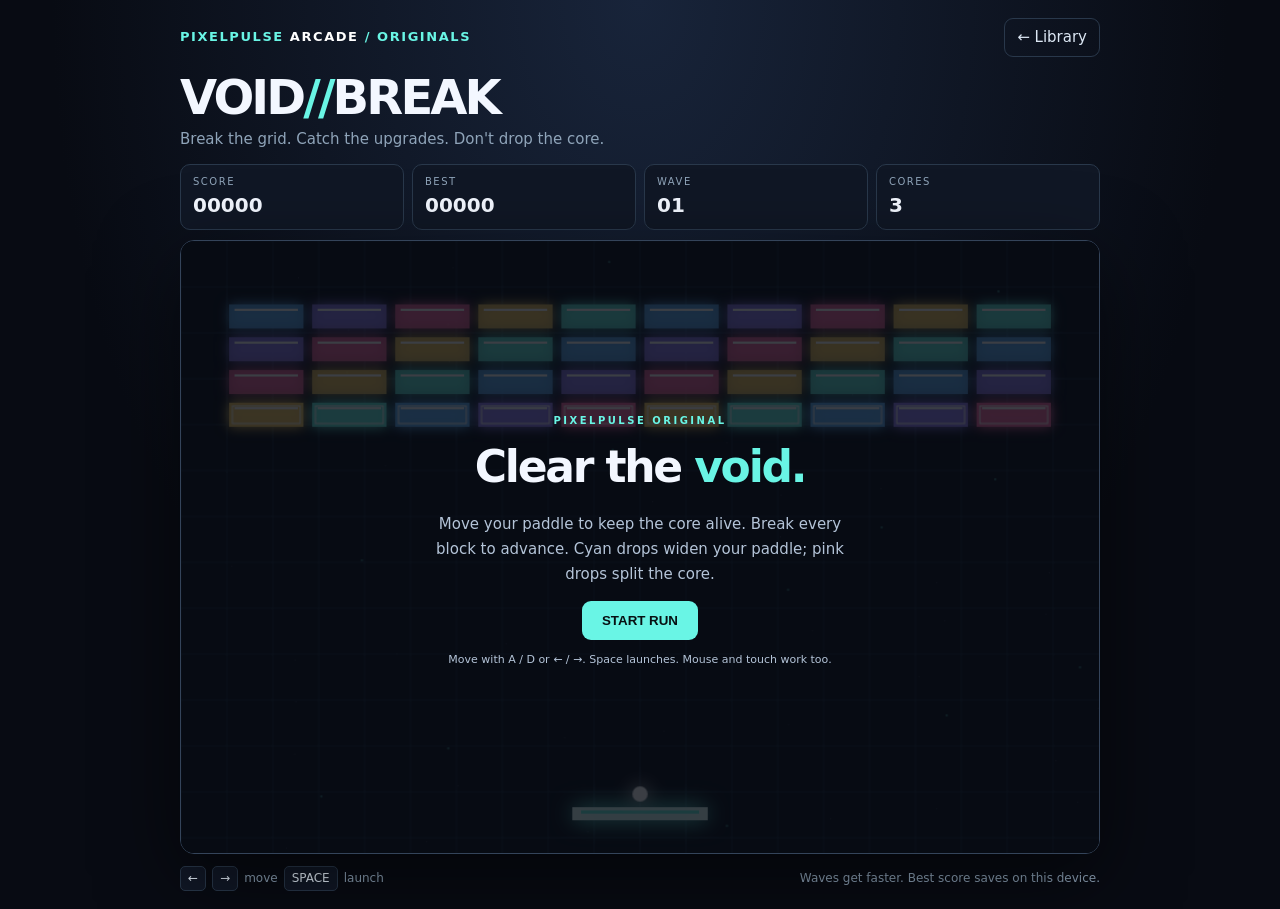
<file: games/void-break.html>
<!doctype html>
<html lang="en">
<head>
<meta charset="utf-8"><meta name="viewport" content="width=device-width,initial-scale=1,maximum-scale=1,user-scalable=no">
<meta name="theme-color" content="#080b13"><title>VOID//BREAK — PixelPulse Arcade</title>
<style>
:root{color-scheme:dark;--ink:#080b13;--panel:#111827;--line:#29384b;--cyan:#69f5e5;--pink:#ff547c;--gold:#ffd166;--muted:#8fa4b9}*{box-sizing:border-box}body{margin:0;min-height:100vh;background:radial-gradient(ellipse at 50% 0,#18243a 0,var(--ink) 65%);color:#f3f7ff;font:15px/1.4 system-ui,-apple-system,Segoe UI,sans-serif;display:flex;justify-content:center;padding:18px}.shell{width:min(100%,920px)}header{display:flex;align-items:center;justify-content:space-between;gap:12px;margin:0 0 16px;flex-wrap:wrap}.brand{font-weight:900;letter-spacing:.12em;font-size:13px;color:var(--cyan)}.brand span{color:#fff}.back{color:#dce7f4;text-decoration:none;border:1px solid var(--line);border-radius:9px;padding:8px 12px}.heading{display:flex;justify-content:space-between;align-items:end;gap:12px;margin-bottom:14px}.heading h1{font-size:clamp(28px,5vw,48px);letter-spacing:-.06em;line-height:1;margin:0}.heading h1 span{color:var(--cyan)}.heading p{color:var(--muted);margin:8px 0 0}.hud{display:grid;grid-template-columns:repeat(4,1fr);gap:8px;margin-bottom:10px}.stat{border:1px solid var(--line);background:#101725;border-radius:10px;padding:10px 12px}.stat small{display:block;color:var(--muted);font-size:10px;text-transform:uppercase;letter-spacing:.15em}.stat b{display:block;font-size:20px;margin-top:2px;font-variant-numeric:tabular-nums}.stage{position:relative;border:1px solid #34445a;border-radius:14px;overflow:hidden;background:#070b13;box-shadow:0 24px 80px #0008}canvas{display:block;width:100%;height:auto;touch-action:none}.overlay{position:absolute;inset:0;display:grid;place-items:center;background:#070b13c9;padding:20px;text-align:center}.overlay.hidden{display:none}.dialog{max-width:420px}.dialog .kicker{font-size:10px;letter-spacing:.25em;color:var(--cyan);font-weight:800}.dialog h2{font-size:clamp(28px,6vw,44px);letter-spacing:-.05em;margin:8px 0}.dialog p{color:#b4c4d8;line-height:1.65}.action{border:0;border-radius:9px;background:var(--cyan);color:#071012;font-weight:900;padding:12px 20px;cursor:pointer}.sub{display:flex;justify-content:space-between;gap:12px;align-items:center;flex-wrap:wrap;margin-top:12px;color:var(--muted);font-size:12px}.keys{display:flex;gap:6px;align-items:center}.key{border:1px solid var(--line);border-radius:5px;padding:3px 7px;color:#eaf4ff;background:#111827}.mobile-controls{display:none;grid-template-columns:1fr 1fr;gap:8px;margin-top:10px}.mobile-controls button{padding:13px;border:1px solid var(--line);border-radius:9px;background:#111827;color:#fff;font-weight:800}@media(max-width:600px){body{padding:12px}.hud{grid-template-columns:repeat(4,minmax(0,1fr));gap:5px}.stat{padding:8px 7px}.stat b{font-size:17px}.stat small{font-size:9px}.heading{align-items:start}.heading p{font-size:12px}.mobile-controls{display:grid}.sub{font-size:11px}}
</style></head>
<body><main class="shell">
<header><div class="brand">PIXELPULSE <span>ARCADE</span> / ORIGINALS</div><a class="back" href="../index.html">← Library</a></header>
<div class="heading"><div><h1>VOID<span>//</span>BREAK</h1><p>Break the grid. Catch the upgrades. Don't drop the core.</p></div></div>
<div class="hud"><div class="stat"><small>Score</small><b id="score">00000</b></div><div class="stat"><small>Best</small><b id="best">00000</b></div><div class="stat"><small>Wave</small><b id="wave">01</b></div><div class="stat"><small>Cores</small><b id="lives">3</b></div></div>
<div class="stage"><canvas id="board" width="840" height="560" aria-label="Void Break arcade game"></canvas><div class="overlay" id="overlay"><div class="dialog"><div class="kicker" id="kicker">PIXELPULSE ORIGINAL</div><h2 id="overlayTitle">Clear the <span style="color:var(--cyan)">void.</span></h2><p id="overlayText">Move your paddle to keep the core alive. Break every block to advance. Cyan drops widen your paddle; pink drops split the core.</p><button class="action" id="start">START RUN</button><p style="font-size:11px">Move with A / D or ← / →. Space launches. Mouse and touch work too.</p></div></div></div>
<div class="mobile-controls"><button id="leftBtn">← MOVE LEFT</button><button id="rightBtn">MOVE RIGHT →</button></div>
<div class="sub"><span class="keys"><span class="key">←</span><span class="key">→</span> move <span class="key">SPACE</span> launch</span><span>Waves get faster. Best score saves on this device.</span></div>
</main>
<script>
(()=>{const c=document.getElementById('board'),ctx=c.getContext('2d'),$=id=>document.getElementById(id);const W=c.width,H=c.height;let paddle,balls,bricks,drops,score=0,wave=1,lives=3,running=false,launched=false,raf=0,last=0,move=0,wideUntil=0,splitUntil=0,shake=0;let best=0;try{best=+(localStorage.getItem('pp-void-break-best')||0)}catch{}$('best').textContent=fmt(best);
const colors=['#69f5e5','#65b8ff','#9a86ff','#ff6eaa','#ffd166'];function fmt(n){return String(Math.floor(n)).padStart(5,'0')}
function resetBall(){balls=[{x:paddle.x+paddle.w/2,y:paddle.y-12,vx:(Math.random()>.5?1:-1)*3.1,vy:-5.1,r:7,trail:[]}];launched=false}
function makeWave(){bricks=[];const rows=Math.min(4+Math.floor((wave-1)/2),7),cols=10,bw=68,bh=22,gap=8,start=(W-(cols*(bw+gap)-gap))/2;for(let y=0;y<rows;y++)for(let x=0;x<cols;x++){if(wave>2&&Math.random()<.08)continue;bricks.push({x:start+x*(bw+gap),y:58+y*(bh+8),w:bw,h:bh,hp:1+((y+wave)%4===0?1:0),color:colors[(y+x+wave)%colors.length],pulse:Math.random()*6})}drops=[];paddle={x:W/2-62,y:H-42,w:124,h:12,speed:8};resetBall();sync()}
function sync(){$('score').textContent=fmt(score);$('wave').textContent=String(wave).padStart(2,'0');$('lives').textContent=lives}
function start(){if(running)return;running=true;$('overlay').classList.add('hidden');if(!bricks.length)makeWave();last=0;cancelAnimationFrame(raf);raf=requestAnimationFrame(loop)}
function finish(title,msg){running=false;$('overlayTitle').textContent=title;$('overlayText').textContent=msg;$('kicker').textContent='RUN ENDED · SCORE '+fmt(score);$('start').textContent='RUN IT BACK';$('overlay').classList.remove('hidden');if(score>best){best=score;$('best').textContent=fmt(best);try{localStorage.setItem('pp-void-break-best',best)}catch{}}}
function launch(){if(!running){start();return}launched=true}
function key(e,down){let k=e.key.toLowerCase();if(['arrowleft','arrowright',' ','a','d'].includes(k))e.preventDefault();if(down){if(k==='arrowleft'||k==='a')move=-1;if(k==='arrowright'||k==='d')move=1;if(k===' '||k==='arrowup')launch();if(k==='escape'&&running){running=false;finish('PAUSED?','Run ended. Start again whenever you are ready.')}}else if((k==='arrowleft'||k==='a')&&move<0)move=0;else if((k==='arrowright'||k==='d')&&move>0)move=0}
addEventListener('keydown',e=>key(e,true));addEventListener('keyup',e=>key(e,false));$('start').onclick=()=>{if(!bricks.length||lives<=0){score=0;wave=1;lives=3;makeWave()}start();launch()};
function pointer(e){const r=c.getBoundingClientRect();paddle.x=Math.max(0,Math.min(W-paddle.w,(e.clientX-r.left)/r.width*W-paddle.w/2));if(e.pointerType==='touch'&&!launched)launch()}c.addEventListener('pointermove',e=>{if(e.pointerType==='mouse'||e.buttons||e.pointerType==='touch')pointer(e)});c.addEventListener('pointerdown',pointer);
function buttonMove(id,d){const b=$(id);b.addEventListener('pointerdown',e=>{e.preventDefault();move=d;launch()});['pointerup','pointercancel','pointerleave'].forEach(n=>b.addEventListener(n,()=>{if(move===d)move=0}))}buttonMove('leftBtn',-1);buttonMove('rightBtn',1);
function hitBall(ball,rect){let nx=Math.max(rect.x,Math.min(ball.x,rect.x+rect.w)),ny=Math.max(rect.y,Math.min(ball.y,rect.y+rect.h)),dx=ball.x-nx,dy=ball.y-ny;if(dx*dx+dy*dy>ball.r*ball.r)return false;if(Math.abs(dx)>Math.abs(dy))ball.vx=Math.abs(ball.vx)*(dx<0?-1:1);else ball.vy=Math.abs(ball.vy)*(dy<0?-1:1);return true}
function spawnDrop(b){if(Math.random()>.23)return;drops.push({x:b.x+b.w/2,y:b.y+b.h/2,type:Math.random()>.5?'wide':'split',vy:2.2})}
function update(dt){const step=Math.min(2,dt/16.67);paddle.x=Math.max(0,Math.min(W-paddle.w,paddle.x+move*paddle.speed*step));if(performance.now()<wideUntil)paddle.w=180;else paddle.w=124;
if(!launched)balls[0].x=paddle.x+paddle.w/2;
for(let i=balls.length-1;i>=0;i--){const b=balls[i];if(launched){b.trail.push({x:b.x,y:b.y});if(b.trail.length>7)b.trail.shift();b.x+=b.vx*step;b.y+=b.vy*step;if(b.x<b.r){b.x=b.r;b.vx=Math.abs(b.vx)}if(b.x>W-b.r){b.x=W-b.r;b.vx=-Math.abs(b.vx)}if(b.y<b.r){b.y=b.r;b.vy=Math.abs(b.vy)}if(b.vy>0&&b.y+b.r>=paddle.y&&b.y-b.r<paddle.y+paddle.h&&b.x>=paddle.x&&b.x<=paddle.x+paddle.w){const hit=(b.x-(paddle.x+paddle.w/2))/(paddle.w/2);b.vx=hit*6.3;b.vy=-Math.max(3.8,Math.sqrt(64-b.vx*b.vx));b.y=paddle.y-b.r-1}
for(let j=bricks.length-1;j>=0;j--){const brick=bricks[j];if(hitBall(b,brick)){brick.hp--;if(brick.hp<=0){score+=10*wave;spawnDrop(brick);bricks.splice(j,1)}else score+=3;shake=2;break}}
if(b.y>H+20)balls.splice(i,1)}}
for(let i=drops.length-1;i>=0;i--){const d=drops[i];d.y+=d.vy*step;if(d.y>paddle.y&&d.y<paddle.y+paddle.h+10&&d.x>paddle.x&&d.x<paddle.x+paddle.w){if(d.type==='wide')wideUntil=performance.now()+9000;else{splitUntil=performance.now()+7000;const base=balls[0];if(base&&balls.length<4)balls.push({...base,vx:-base.vx*1.15,vy:base.vy,trail:[]})}drops.splice(i,1)}else if(d.y>H)drops.splice(i,1)}
if(launched&&balls.length===0){lives--;sync();if(lives<=0){finish('CORE LOST','You scored '+fmt(score)+'. Try a different angle and beat your best.');return}resetBall()}
if(launched&&bricks.length===0){wave++;score+=100*lives;makeWave()}
sync()}
function draw(){ctx.fillStyle='#080c16';ctx.fillRect(0,0,W,H);ctx.save();for(let i=0;i<65;i++){let x=(i*137+Math.sin(i*7)*24)%W,y=(i*79+performance.now()*.012*(i%3+1))%H;ctx.fillStyle=i%4===0?'#69f5e566':'#d6e6ff33';ctx.fillRect(x,y,i%4===0?2:1,i%4===0?2:1)}ctx.strokeStyle='#18283b';ctx.lineWidth=1;for(let x=0;x<W;x+=42){ctx.beginPath();ctx.moveTo(x,0);ctx.lineTo(x,H);ctx.stroke()}for(let y=0;y<H;y+=42){ctx.beginPath();ctx.moveTo(0,y);ctx.lineTo(W,y);ctx.stroke()}
bricks.forEach(b=>{ctx.shadowBlur=12;ctx.shadowColor=b.color;ctx.fillStyle=b.color;ctx.globalAlpha=b.hp===2?.95:.78;ctx.fillRect(b.x,b.y,b.w,b.h);ctx.globalAlpha=1;ctx.fillStyle='#fff';ctx.fillRect(b.x+5,b.y+4,b.w-10,2);if(b.hp===2){ctx.strokeStyle='#fff';ctx.strokeRect(b.x+3,b.y+3,b.w-6,b.h-6)}});ctx.shadowBlur=0;
drops.forEach(d=>{ctx.fillStyle=d.type==='wide'?'#69f5e5':'#ff547c';ctx.beginPath();ctx.arc(d.x,d.y,8,0,Math.PI*2);ctx.fill();ctx.fillStyle='#081018';ctx.font='bold 10px system-ui';ctx.textAlign='center';ctx.fillText(d.type==='wide'?'W':'+',d.x,d.y+3)});
ctx.shadowBlur=20;ctx.shadowColor='#69f5e5';ctx.fillStyle='#e9fffd';ctx.fillRect(paddle.x,paddle.y,paddle.w,paddle.h);ctx.fillStyle='#69f5e5';ctx.fillRect(paddle.x+8,paddle.y+3,paddle.w-16,3);ctx.shadowBlur=0;
balls.forEach(b=>{b.trail.forEach((t,i)=>{ctx.globalAlpha=(i+1)/b.trail.length*.28;ctx.fillStyle='#69f5e5';ctx.beginPath();ctx.arc(t.x,t.y,b.r*(i+1)/b.trail.length,0,Math.PI*2);ctx.fill()});ctx.globalAlpha=1;ctx.shadowBlur=18;ctx.shadowColor='#fff';ctx.fillStyle='#fff';ctx.beginPath();ctx.arc(b.x,b.y,b.r,0,Math.PI*2);ctx.fill();ctx.shadowBlur=0});
if(!launched&&running){ctx.fillStyle='#a6bdd4';ctx.font='12px system-ui';ctx.textAlign='center';ctx.fillText('SPACE OR TAP TO LAUNCH',W/2,H-90)}ctx.restore()}
function loop(t){if(!running)return;if(!last)last=t;let dt=t-last;last=t;update(dt);draw();raf=requestAnimationFrame(loop)}makeWave();running=false;draw();})();
</script></body></html>
</file>
<file: style.css>
* {
  box-sizing: border-box;
}

:root {
  --bg: #070b17;
  --bg-2: #0e1527;
  --panel: rgba(18, 24, 41, 0.9);
  --panel-strong: rgba(13, 18, 31, 0.96);
  --border: rgba(133, 151, 255, 0.32);
  --text: #edf5ff;
  --muted: #9aacd7;
  --blue: #6ad7ff;
  --cyan: #60f0ff;
  --purple: #8f7bff;
  --pink: #ff5ec4;
  --red: #ff4d6d;
  --gold: #ffcf5a;
  --green: #62f3be;
  --shadow: 0 24px 60px rgba(2, 8, 24, 0.6);
}

body.light-mode {
  --bg: #edf3ff;
  --bg-2: #dfeafc;
  --panel: rgba(255, 255, 255, 0.8);
  --panel-strong: rgba(255, 255, 255, 0.9);
  --border: rgba(111, 126, 184, 0.2);
  --text: #1e2a3d;
  --muted: #4b5f84;
  --blue: #1d90ff;
  --cyan: #13b3c7;
  --purple: #6e62ff;
  --pink: #e14fb0;
  --red: #d4355e;
  --gold: #e8b940;
  --green: #2abc8a;
  --shadow: 0 24px 60px rgba(110, 121, 180, 0.2);
}

html {
  scroll-behavior: smooth;
}

body {
  margin: 0;
  min-height: 100vh;
  font-family: "Segoe UI", Tahoma, Geneva, Verdana, sans-serif;
  color: var(--text);
  background:
    radial-gradient(circle at top left, rgba(111, 126, 255, 0.18), transparent 30%),
    linear-gradient(135deg, var(--bg) 0%, var(--bg-2) 100%);
}

button,
input {
  font: inherit;
}

img,
svg {
  max-width: 100%;
  display: block;
}

button {
  cursor: pointer;
  border: none;
  transition: transform 0.2s ease, box-shadow 0.2s ease, background 0.2s ease;
}

button:hover {
  transform: translateY(-1px);
}

.background-glow {
  position: fixed;
  pointer-events: none;
  filter: blur(70px);
  opacity: 0.6;
  z-index: 0;
}

.glow-one {
  width: 28rem;
  height: 28rem;
  top: 2rem;
  left: -6rem;
  background: rgba(41, 121, 255, 0.38);
}

.glow-two {
  width: 24rem;
  height: 24rem;
  right: -4rem;
  top: 10rem;
  background: rgba(180, 83, 255, 0.32);
}

.topbar,
.page-shell,
.settings-panel,
.toast {
  position: relative;
  z-index: 1;
}

.topbar {
  display: flex;
  align-items: center;
  justify-content: space-between;
  gap: 1rem;
  padding: 1.4rem 5vw 0.8rem;
  position: sticky;
  top: 0;
  backdrop-filter: blur(14px);
  background: rgba(6, 11, 22, 0.26);
  border-bottom: 1px solid rgba(120, 137, 187, 0.18);
}

body.light-mode .topbar {
  background: rgba(245, 249, 255, 0.8);
}

.brand-wrap {
  display: inline-flex;
  align-items: center;
  gap: 0.8rem;
  font-weight: 700;
  letter-spacing: 0.04em;
}

.brand-mark {
  display: grid;
  place-items: center;
  width: 2.5rem;
  height: 2.5rem;
  background: linear-gradient(135deg, var(--blue), var(--purple));
  border-radius: 0.8rem;
  box-shadow: 0 0 20px rgba(106, 215, 255, 0.4);
  color: #06101d;
}

.brand-name,
.brand-sub {
  display: block;
}

.brand-sub {
  font-size: 0.75rem;
  color: var(--muted);
  letter-spacing: 0.18em;
  text-transform: uppercase;
}

.main-nav {
  display: flex;
  align-items: center;
  gap: 0.65rem;
  flex-wrap: wrap;
  justify-content: flex-end;
}

.nav-btn {
  background: transparent;
  color: var(--muted);
  padding: 0.7rem 1rem;
  border-radius: 999px;
  border: 1px solid transparent;
  font-weight: 600;
}

.nav-btn.active,
.nav-btn:hover {
  color: var(--text);
  background: rgba(110, 126, 255, 0.12);
  border-color: rgba(140, 160, 255, 0.26);
}

.page-shell {
  width: min(1200px, calc(100% - 2rem));
  margin: 0 auto;
  padding: 2rem 0 4rem;
}

.hero-panel {
  display: grid;
  grid-template-columns: 1.2fr 0.8fr;
  gap: 2rem;
  align-items: center;
  background: linear-gradient(135deg, rgba(18, 23, 38, 0.82), rgba(18, 26, 42, 0.72));
  border: 1px solid var(--border);
  border-radius: 1.6rem;
  padding: clamp(1.4rem, 3vw, 2.7rem);
  box-shadow: var(--shadow);
}

body.light-mode .hero-panel {
  background: linear-gradient(135deg, rgba(255, 255, 255, 0.7), rgba(229, 235, 255, 0.8));
}

.eyebrow {
  margin: 0 0 0.75rem;
  color: var(--blue);
  text-transform: uppercase;
  letter-spacing: 0.18em;
  font-size: 0.72rem;
  font-weight: 700;
}

.hero-copy h1 {
  margin: 0;
  font-size: clamp(2.2rem, 4vw, 4rem);
  line-height: 1.05;
  letter-spacing: -0.04em;
}

.hero-copy p {
  color: var(--muted);
  font-size: 1.02rem;
  line-height: 1.7;
  max-width: 60ch;
}

.hero-actions {
  display: flex;
  flex-wrap: wrap;
  gap: 0.9rem;
  margin-top: 1.6rem;
}

.primary-btn,
.secondary-btn,
.play-btn,
.favorite-btn,
.panic-btn,
.close-settings,
.game-action-btn {
  border-radius: 0.9rem;
  font-weight: 700;
}

.primary-btn,
.play-btn,
.panic-btn {
  background: linear-gradient(135deg, var(--purple), var(--blue));
  color: #071220;
  padding: 0.9rem 1.3rem;
  box-shadow: 0 12px 28px rgba(111, 126, 255, 0.35);
}

.secondary-btn,
.game-action-btn {
  background: rgba(255, 255, 255, 0.04);
  color: var(--text);
  border: 1px solid rgba(146, 168, 255, 0.23);
  padding: 0.9rem 1.2rem;
}

.hero-stats {
  display: flex;
  gap: 1rem;
  flex-wrap: wrap;
  margin-top: 1.8rem;
}

.hero-stats div {
  min-width: 6.5rem;
  padding: 0.8rem 1rem;
  border-radius: 1rem;
  border: 1px solid rgba(111, 126, 255, 0.18);
  background: rgba(255, 255, 255, 0.03);
}

.hero-stats strong,
.hero-stats span {
  display: block;
}

.hero-stats strong {
  font-size: 1.6rem;
  margin-bottom: 0.2rem;
}

.hero-stats span {
  color: var(--muted);
  font-size: 0.8rem;
}

.hero-art {
  display: flex;
  justify-content: center;
}

.game-console {
  position: relative;
  width: min(100%, 480px);
  aspect-ratio: 1.04;
  border-radius: 2rem;
  background: linear-gradient(145deg, rgba(68, 84, 132, 0.5), rgba(9, 14, 29, 0.96));
  border: 1px solid rgba(147, 176, 255, 0.22);
  box-shadow: inset 0 0 30px rgba(124, 235, 255, 0.15), 0 20px 25px rgba(7, 11, 20, 0.5);
  padding: 1.1rem;
}

.screen {
  position: relative;
  height: 100%;
  border-radius: 1.4rem;
  background:
    linear-gradient(180deg, rgba(17, 24, 40, 0.96), rgba(7, 11, 18, 0.96)),
    linear-gradient(135deg, rgba(98, 243, 190, 0.08), rgba(111, 126, 255, 0.1));
  border: 1px solid rgba(138, 159, 255, 0.2);
  overflow: hidden;
}

.pixel-grid {
  position: absolute;
  inset: 0;
  background-image:
    linear-gradient(rgba(255, 255, 255, 0.05) 1px, transparent 1px),
    linear-gradient(90deg, rgba(255, 255, 255, 0.05) 1px, transparent 1px);
  background-size: 22px 22px;
  opacity: 0.5;
}

.cartridge {
  position: absolute;
  right: 1.2rem;
  bottom: 1.2rem;
  width: 7.5rem;
  height: 1.7rem;
  border-radius: 0.9rem;
  background: linear-gradient(135deg, rgba(255, 94, 196, 0.95), rgba(111, 126, 255, 0.9));
  box-shadow: 0 0 26px rgba(255, 94, 196, 0.45);
  transform: rotate(-12deg);
}

.control-bar {
  margin-top: 2rem;
  display: flex;
  flex-wrap: wrap;
  align-items: center;
  gap: 1rem 1.2rem;
}

.search-box {
  display: flex;
  align-items: center;
  gap: 0.65rem;
  flex: 1 1 220px;
  min-width: 220px;
  background: rgba(24, 32, 52, 0.75);
  border: 1px solid rgba(147, 162, 255, 0.2);
  border-radius: 0.95rem;
  padding: 0.9rem 1rem;
}

body.light-mode .search-box {
  background: rgba(255, 255, 255, 0.7);
}

.search-box input {
  appearance: none;
  width: 100%;
  border: none;
  background: transparent;
  color: var(--text);
  outline: none;
}

.search-box input::placeholder {
  color: var(--muted);
}

.category-filters {
  display: flex;
  align-items: center;
  gap: 0.6rem;
  flex-wrap: wrap;
}

.filter-chip {
  background: rgba(255, 255, 255, 0.03);
  color: var(--muted);
  border: 1px solid rgba(146, 164, 255, 0.17);
  border-radius: 999px;
  padding: 0.7rem 0.9rem;
  font-weight: 600;
}

.filter-chip.active {
  background: linear-gradient(135deg, rgba(101, 199, 255, 0.22), rgba(143, 123, 255, 0.22));
  color: var(--text);
  border-color: rgba(133, 167, 255, 0.5);
}

.games-panel {
  margin-top: 2rem;
}

.section-header {
  display: flex;
  align-items: center;
  justify-content: space-between;
  gap: 1rem;
  margin-bottom: 1rem;
}

.section-header h2 {
  margin: 0;
  font-size: clamp(1.4rem, 2vw, 2rem);
}

#resultsLabel {
  color: var(--muted);
  font-weight: 600;
}

.games-grid {
  display: grid;
  grid-template-columns: repeat(auto-fit, minmax(220px, 1fr));
  gap: 1.2rem;
}

.game-card {
  background: rgba(15, 18, 31, 0.9);
  border: 1px solid var(--border);
  border-radius: 1.3rem;
  overflow: hidden;
  transition: transform 0.2s ease, border-color 0.2s ease, box-shadow 0.2s ease;
  box-shadow: 0 12px 18px rgba(4, 8, 20, 0.22);
}

body.light-mode .game-card {
  background: rgba(255, 255, 255, 0.75);
}

.game-card:hover {
  transform: translateY(-4px);
  border-color: rgba(138, 178, 255, 0.45);
  box-shadow: 0 22px 30px rgba(11, 18, 35, 0.4);
}

.card-art {
  position: relative;
  height: 180px;
  background-size: cover;
  background-position: center;
  display: flex;
  align-items: flex-start;
  justify-content: space-between;
  padding: 0.9rem;
}

.card-art::after {
  content: "";
  position: absolute;
  inset: 0;
  background: linear-gradient(180deg, rgba(11, 8, 18, 0.15), rgba(7, 10, 16, 0.72));
}

.favorite-btn,
.category-tag {
  position: relative;
  z-index: 1;
}

.favorite-btn {
  width: 2.2rem;
  height: 2.2rem;
  border-radius: 50%;
  background: rgba(13, 17, 29, 0.58);
  color: #eaeaf7;
  border: 1px solid rgba(255, 255, 255, 0.1);
}

.favorite-btn.active {
  background: rgba(255, 94, 196, 0.92);
  color: white;
}

.category-tag {
  display: inline-flex;
  align-items: center;
  gap: 0.35rem;
  background: rgba(12, 20, 31, 0.46);
  border: 1px solid rgba(255, 255, 255, 0.12);
  border-radius: 999px;
  padding: 0.45rem 0.7rem;
  font-size: 0.7rem;
  color: var(--text);
  letter-spacing: 0.04em;
  text-transform: uppercase;
}

.card-content {
  padding: 1rem 1rem 1.1rem;
}

.card-content h3 {
  margin: 0 0 0.5rem;
  font-size: 1.15rem;
}

.card-content p {
  margin: 0;
  color: var(--muted);
  line-height: 1.6;
  min-height: 3.1em;
}

.card-meta {
  display: flex;
  align-items: center;
  justify-content: space-between;
  gap: 0.8rem;
  margin-top: 1rem;
}

.status-pill {
  display: inline-flex;
  align-items: center;
  justify-content: center;
  border-radius: 999px;
  padding: 0.35rem 0.6rem;
  font-size: 0.7rem;
  font-weight: 700;
  letter-spacing: 0.04em;
  text-transform: uppercase;
}

.status-pill.playable {
  background: rgba(98, 243, 190, 0.13);
  color: var(--green);
}

.status-pill.unavailable {
  background: rgba(255, 77, 109, 0.12);
  color: var(--red);
}

.play-btn {
  padding: 0.7rem 0.9rem;
  min-width: 110px;
}

.settings-panel {
  position: fixed;
  right: 1.2rem;
  top: 5.6rem;
  width: min(320px, calc(100vw - 2rem));
  background: rgba(10, 16, 30, 0.97);
  border: 1px solid var(--border);
  border-radius: 1.2rem;
  box-shadow: var(--shadow);
  padding: 1rem;
}

body.light-mode .settings-panel {
  background: rgba(255, 255, 255, 0.97);
}

.settings-header {
  display: flex;
  align-items: center;
  justify-content: space-between;
  margin-bottom: 1rem;
}

.settings-header h3 {
  margin: 0;
}

.close-settings {
  background: transparent;
  color: var(--muted);
  width: 2rem;
  height: 2rem;
  border: 1px solid rgba(255, 255, 255, 0.08);
  border-radius: 50%;
}

.setting-row {
  display: flex;
  align-items: center;
  justify-content: space-between;
  gap: 1rem;
  padding: 0.8rem 0;
  border-top: 1px solid rgba(143, 164, 220, 0.12);
}

.setting-row:first-of-type {
  border-top: none;
}

.setting-row input[type="checkbox"] {
  width: 1.1rem;
  height: 1.1rem;
  accent-color: var(--purple);
}

.panic-row {
  justify-content: center;
  padding-top: 1rem;
}

.panic-btn {
  width: 100%;
}

.hidden {
  display: none !important;
}

.toast {
  position: fixed;
  left: 50%;
  bottom: 1.5rem;
  transform: translateX(-50%);
  padding: 0.75rem 1rem;
  background: rgba(8, 14, 25, 0.92);
  border: 1px solid rgba(143, 164, 220, 0.2);
  border-radius: 999px;
  color: var(--text);
  opacity: 0;
  pointer-events: none;
  transition: opacity 0.25s ease, transform 0.25s ease;
}

.toast.show {
  opacity: 1;
  transform: translateX(-50%) translateY(-4px);
}

body[data-page="game"] {
  background: linear-gradient(180deg, #091220, #0d1528 17%, #0a1324 100%);
}

.game-shell {
  min-height: 100vh;
  padding: 1rem 1rem 2rem;
}

.game-header {
  width: min(1200px, 100%);
  margin: 0 auto 1rem;
  display: flex;
  align-items: center;
  justify-content: space-between;
  gap: 1rem;
  flex-wrap: wrap;
}

.game-header button,
.game-action-btn {
  background: rgba(255, 255, 255, 0.04);
  color: var(--text);
  border: 1px solid rgba(150, 171, 255, 0.18);
  border-radius: 0.9rem;
  padding: 0.8rem 1rem;
}

.game-meta {
  flex: 1;
  min-width: 180px;
}

.game-meta h1 {
  margin: 0;
  font-size: clamp(1.5rem, 2vw, 2.2rem);
  letter-spacing: -0.03em;
}

.game-controls {
  display: flex;
  align-items: center;
  gap: 0.7rem;
  flex-wrap: wrap;
}

.game-stage {
  width: min(1200px, 100%);
  margin: 0 auto;
  background: rgba(10, 15, 25, 0.82);
  border: 1px solid var(--border);
  border-radius: 1.4rem;
  overflow: hidden;
  box-shadow: var(--shadow);
  position: relative;
}

.loading-overlay {
  position: absolute;
  inset: 0;
  display: grid;
  place-items: center;
  background: rgba(5, 10, 20, 0.7);
  backdrop-filter: blur(5px);
  z-index: 2;
}

.loading-box {
  display: flex;
  flex-direction: column;
  align-items: center;
  gap: 0.8rem;
  font-weight: 700;
  color: var(--text);
}

.spinner {
  width: 52px;
  height: 52px;
  border-radius: 50%;
  border: 4px solid rgba(255, 255, 255, 0.15);
  border-top-color: var(--blue);
  animation: spin 0.9s linear infinite;
}

@keyframes spin {
  to {
    transform: rotate(360deg);
  }
}

#gameFrame {
  width: 100%;
  min-height: 70vh;
  border: 0;
  background: #071320;
}

.unavailable-panel {
  display: grid;
  place-items: center;
  min-height: 70vh;
  background: radial-gradient(circle at top, rgba(111, 126, 255, 0.12), rgba(7, 10, 18, 0.9));
}

.unavailable-box {
  max-width: 560px;
  text-align: center;
  padding: 2rem;
  border: 1px solid rgba(255, 126, 168, 0.26);
  border-radius: 1.2rem;
  background: rgba(15, 20, 33, 0.94);
  box-shadow: var(--shadow);
}

.unavailable-box h2 {
  margin-top: 0;
  margin-bottom: 0.5rem;
  font-size: clamp(1.8rem, 3vw, 2.6rem);
}

.unavailable-box p {
  color: var(--muted);
  line-height: 1.7;
}

.panic-page {
  min-height: 100vh;
  display: grid;
  place-items: center;
  padding: 2rem;
  background: linear-gradient(135deg, #e6f8ee, #d7f4ff 35%, #eef0ff 100%);
  color: #1c2333;
}

.panic-card {
  width: min(540px, 100%);
  background: rgba(255, 255, 255, 0.7);
  border-radius: 1.4rem;
  border: 1px solid rgba(91, 122, 153, 0.16);
  padding: 2rem;
  text-align: center;
  box-shadow: 0 22px 40px rgba(28, 38, 52, 0.12);
}

.panic-card h1 {
  margin-top: 0;
  font-size: clamp(2rem, 4vw, 3rem);
}

.panic-card p {
  color: #44516f;
  line-height: 1.8;
}

.panic-card .primary-btn {
  margin-top: 1rem;
}

@media (max-width: 760px) {
  .topbar {
    padding-top: 1rem;
    align-items: flex-start;
    flex-direction: column;
  }

  .main-nav {
    width: 100%;
    justify-content: flex-start;
  }

  .hero-panel {
    grid-template-columns: 1fr;
  }

  .games-grid {
    grid-template-columns: 1fr;
  }

  .game-header {
    align-items: stretch;
  }

  .game-controls {
    width: 100%;
  }

  .game-controls button {
    flex: 1;
  }
}


/* Refreshed arcade game covers and cleaner card styling. */
.card-art {
  height: 205px;
  isolation: isolate;
  background-color: #101b32;
  background-size: cover;
  background-position: center;
  border-bottom: 1px solid rgba(148, 173, 255, 0.2);
}
.card-art::before {
  content: "";
  position: absolute;
  inset: 0;
  z-index: -1;
  background: linear-gradient(180deg, rgba(4, 8, 20, 0.03) 20%, rgba(4, 8, 20, 0.58) 100%);
  pointer-events: none;
}
.card-art .category-tag {
  background: rgba(7, 12, 27, 0.82);
  color: #dff7ff;
  border: 1px solid rgba(126, 219, 255, 0.45);
  border-radius: 999px;
  padding: 0.42rem 0.7rem;
  font-size: 0.72rem;
  font-weight: 800;
  letter-spacing: 0.06em;
  text-transform: uppercase;
  backdrop-filter: blur(8px);
}
.game-card {
  border-radius: 1rem;
  border-color: rgba(126, 151, 220, 0.3);
  background: linear-gradient(160deg, rgba(19, 27, 47, 0.98), rgba(9, 13, 26, 0.98));
}
.card-content {
  padding: 1rem 1.05rem 1.1rem;
}
.card-content h3 {
  letter-spacing: -0.025em;
  font-size: 1.15rem;
}
.card-content p {
  min-height: 3.2em;
  line-height: 1.55;
}
.play-btn {
  min-width: 5rem;
  padding: 0.72rem 1rem;
}
.status-pill.playable {
  color: #78ffd0;
  background: rgba(49, 219, 157, 0.12);
  border: 1px solid rgba(49, 219, 157, 0.25);
}
@media (max-width: 600px) {
  .card-art { height: 180px; }
  .card-content p { min-height: 0; }
}


/* PixelPulse card-art redesign v2: deliberately overrides the old cover styles. */
.games-grid { gap: 1.5rem; }
.game-card {
  border-radius: 18px;
  border: 1px solid rgba(104, 218, 255, .34);
  background: #0a1020;
  box-shadow: 0 12px 30px rgba(0, 0, 0, .28);
}
.game-card:hover {
  transform: translateY(-7px) scale(1.015);
  border-color: #67e8f9;
  box-shadow: 0 20px 38px rgba(36, 191, 255, .16);
}
.card-art {
  height: 225px;
  padding: 14px;
  background-size: cover;
  background-position: center;
  overflow: hidden;
}
.card-art::after {
  background: linear-gradient(180deg, rgba(5, 9, 22, .02) 20%, rgba(5, 9, 22, .82) 100%);
}
.card-art .category-tag {
  align-self: flex-end;
  margin-left: auto;
  background: rgba(5, 12, 28, .88);
  border: 1px solid rgba(103, 232, 249, .6);
  color: #baf7ff;
  font-size: .68rem;
  font-weight: 800;
  letter-spacing: .1em;
  padding: .5rem .72rem;
}
.card-art .favorite-btn {
  background: rgba(5, 12, 28, .82);
  border: 1px solid rgba(255,255,255,.3);
}
.card-content {
  padding: 1.15rem;
  background: linear-gradient(180deg, #101a30, #090f1d);
}
.card-content h3 {
  font-size: 1.22rem;
  font-weight: 800;
  letter-spacing: -.035em;
}
.card-content p {
  min-height: 4.6em;
  font-size: .91rem;
}
.card-meta {
  margin-top: 1rem;
  gap: .7rem;
}
.play-btn {
  border-radius: 10px;
  padding: .72rem 1.15rem;
  font-weight: 800;
  color: #06121e;
  background: linear-gradient(135deg, #72f1ff, #a6ffcf);
  box-shadow: 0 5px 16px rgba(79, 224, 255, .18);
}
.status-pill {
  font-size: .72rem;
  font-weight: 800;
  letter-spacing: .025em;
}
@media (max-width: 600px) {
  .card-art { height: 205px; }
  .card-content p { min-height: 0; }
}

/* Cache-bust local CSS after the redesign. */


/* PixelPulse visual polish: cleaner hierarchy, richer artwork panels, responsive cards. */
.site-header {
  position: sticky; top: 0; z-index: 20;
  display: flex; align-items: center; justify-content: space-between;
  gap: 1.25rem; padding: .85rem clamp(1rem, 4vw, 3.5rem);
  background: rgba(6, 10, 22, .88); backdrop-filter: blur(18px);
  border-bottom: 1px solid rgba(132, 154, 255, .18);
}
.brand { display:flex; align-items:center; gap:.7rem; color:var(--text); text-decoration:none; font-weight:900; letter-spacing:.055em; white-space:nowrap; }
.brand > span:last-child { font-size:.92rem; }
.brand b { color:var(--cyan); }
.brand-mark { flex:0 0 auto; border-radius:.7rem; width:2.4rem; height:2.4rem; font-size:1.2rem; }
.main-nav { gap:.25rem; }
.nav-btn { font-size:.86rem; padding:.65rem .85rem; }
.hero-section {
  width:min(1360px, calc(100% - 2.5rem)); margin:2rem auto 3rem;
  min-height:350px; display:grid; grid-template-columns:1.1fr .9fr; align-items:center;
  gap:2rem; padding:clamp(1.5rem,4vw,4rem); overflow:hidden; position:relative;
  border:1px solid rgba(119, 149, 255, .26); border-radius:1.8rem;
  background:radial-gradient(ellipse at 80% 45%, rgba(47, 115, 255, .22), transparent 42%),
             linear-gradient(115deg, rgba(16,24,45,.98), rgba(7,12,27,.96));
  box-shadow:0 28px 80px rgba(0,0,0,.32);
}
.hero-section:after { content:""; position:absolute; inset:0; pointer-events:none; opacity:.14;
  background-image:linear-gradient(rgba(151,180,255,.2) 1px,transparent 1px),linear-gradient(90deg,rgba(151,180,255,.2) 1px,transparent 1px);
  background-size:38px 38px; mask-image:linear-gradient(90deg,transparent,black); }
.hero-copy, .hero-art { position:relative; z-index:1; }
.hero-copy h1 { font-size:clamp(2.8rem,6vw,5.4rem); letter-spacing:-.065em; line-height:.98; }
.hero-copy h1 span { color:var(--cyan); text-shadow:0 0 34px rgba(96,240,255,.22); }
.hero-description { max-width:36rem; font-size:1.06rem; }
.hero-art { min-height:245px; }
.hero-core { width:clamp(155px,20vw,230px); height:clamp(155px,20vw,230px); border-radius:2rem; transform:rotate(-8deg);
  border:1px solid rgba(135,239,255,.7); background:linear-gradient(145deg,rgba(37,66,115,.96),rgba(9,16,35,.98));
  box-shadow:0 0 70px rgba(51,164,255,.24), inset 0 0 35px rgba(88,223,255,.13); }
.hero-core span { color:#a8f6ff; letter-spacing:.3em; font-size:.8rem; }
.hero-core b { font-size:2.3rem; letter-spacing:-.08em; }
.orbit { border-color:rgba(104,224,255,.28); }
.games-panel { width:min(1360px,calc(100% - 2.5rem)); margin:0 auto 4rem; }
.section-heading { align-items:end; gap:1.5rem; }
.section-heading h2 { font-size:clamp(1.8rem,3vw,2.6rem); letter-spacing:-.045em; }
.search-wrap { min-width:min(100%, 320px); }
.category-filters { gap:.55rem; margin:1.5rem 0 1rem; }
.filter-chip { border:1px solid rgba(140,160,255,.22); background:rgba(16,24,43,.82); border-radius:999px; padding:.65rem 1rem; color:var(--muted); }
.filter-chip.active { color:#06111f; border-color:transparent; background:linear-gradient(120deg,var(--cyan),#a4ffd0); box-shadow:0 5px 20px rgba(96,240,255,.14); }
.results-row { margin:.9rem 0 1.1rem; }
.game-grid { display:grid; grid-template-columns:repeat(4,minmax(0,1fr)); gap:1.15rem; }
.game-card { min-width:0; overflow:hidden; border:1px solid rgba(133,158,255,.2); border-radius:1.15rem;
  background:linear-gradient(160deg,rgba(20,29,51,.98),rgba(8,14,28,.98));
  box-shadow:0 10px 30px rgba(0,0,0,.18); transition:transform .22s ease,border-color .22s ease,box-shadow .22s ease; }
.game-card:hover { transform:translateY(-5px); border-color:rgba(96,240,255,.6); box-shadow:0 20px 42px rgba(0,0,0,.32),0 0 0 1px rgba(96,240,255,.08); }
.card-art { height:auto; aspect-ratio:16/10; background-size:cover; background-position:center; position:relative; isolation:isolate; }
.card-art:before { content:""; position:absolute; inset:0; z-index:-1; background:linear-gradient(180deg,rgba(3,7,18,.04),rgba(3,7,18,.1) 48%,rgba(3,7,18,.78)); }
.card-art .category-tag { border-radius:.5rem; margin:.75rem; padding:.45rem .65rem; font-size:.63rem; }
.card-art .favorite-btn { width:2.2rem; height:2.2rem; border-radius:.7rem; margin:.65rem; font-size:1rem; }
.card-content { padding:1rem 1.05rem 1.05rem; }
.card-content h3 { margin:.05rem 0 .45rem; font-size:1.08rem; }
.card-content p { margin:0; min-height:4.2em; line-height:1.5; color:#aab8d8; font-size:.84rem; }
.card-meta { display:flex; align-items:center; justify-content:space-between; margin-top:1rem; }
.play-btn { padding:.68rem 1rem; border-radius:.7rem; }
.site-footer { width:min(1360px,calc(100% - 2.5rem)); margin:0 auto; border-top:1px solid rgba(132,154,255,.17); }
@media(max-width:1000px) {
  .site-header { align-items:flex-start; flex-direction:column; }
  .main-nav { justify-content:flex-start; width:100%; }
  .game-grid { grid-template-columns:repeat(3,minmax(0,1fr)); }
}
@media(max-width:700px) {
  .hero-section { grid-template-columns:1fr; gap:1rem; margin-top:1rem; }
  .hero-art { min-height:190px; }
  .hero-section .hero-art { display:none; }
  .section-heading { align-items:stretch; flex-direction:column; }
  .game-grid { grid-template-columns:repeat(2,minmax(0,1fr)); gap:.75rem; }
  .card-content { padding:.8rem; }
  .card-content h3 { font-size:.98rem; }
  .card-content p { font-size:.8rem; }
  .card-meta { align-items:flex-start; flex-direction:column; }
}
@media(max-width:420px) {
  .game-grid { grid-template-columns:1fr; }
  .card-art { aspect-ratio:16/8; }
}


/* Direct-launch controls: keep the main action clear and expose a backup host when available. */
.card-actions {
  display: flex;
  flex-direction: column;
  align-items: stretch;
  gap: 0.45rem;
  min-width: 110px;
}
.card-actions .play-btn {
  width: 100%;
  min-width: 110px;
}
.alternate-link {
  display: inline-block;
  text-align: center;
  color: var(--muted);
  font-size: 0.76rem;
  font-weight: 650;
  text-decoration: none;
  padding: 0.25rem 0.35rem;
  border-radius: 0.45rem;
}
.alternate-link:hover {
  color: var(--cyan);
  text-decoration: underline;
}
.card-meta {
  align-items: flex-start;
}
@media (max-width: 560px) {
  .card-actions { min-width: 96px; }
  .card-actions .play-btn { min-width: 96px; padding: 0.7rem 0.65rem; }
}


/* ART DIRECTION 03 — less template, more independent arcade magazine. */
:root {
  --bg: #10120f;
  --bg-2: #171a15;
  --panel: #1d211b;
  --panel-strong: #20251e;
  --border: rgba(225, 235, 207, .14);
  --text: #f2f0e7;
  --muted: #aaaE9f;
  --blue: #d6ff54;
  --cyan: #d6ff54;
  --purple: #a7bf42;
  --pink: #f3a36b;
  --shadow: 0 18px 44px rgba(0,0,0,.22);
}
body {
  background: var(--bg);
  background-image: radial-gradient(ellipse at 50% -25%, rgba(214,255,84,.08), transparent 58%);
  font-family: Inter, ui-sans-serif, system-ui, -apple-system, BlinkMacSystemFont, "Segoe UI", sans-serif;
}
.site-header {
  background: rgba(16,18,15,.94);
  border-bottom: 1px solid rgba(242,240,231,.11);
  backdrop-filter: blur(12px);
  padding-top: .9rem;
  padding-bottom: .9rem;
}
.brand { letter-spacing: .02em; font-size: .9rem; }
.brand-mark {
  border-radius: 7px;
  background: var(--cyan);
  color: #171a12;
  box-shadow: none;
  font-weight: 950;
}
.brand b { color: var(--cyan); }
.nav-btn { border-radius: 7px; color: #a9ad9e; }
.nav-btn.active, .nav-btn:hover {
  color: var(--text);
  background: #252a20;
  border-color: rgba(214,255,84,.22);
}
.hero-section {
  min-height: 370px;
  margin-top: 1.4rem;
  border-radius: 12px;
  border: 1px solid rgba(242,240,231,.13);
  background: #1b2018;
  box-shadow: none;
  padding: clamp(1.5rem, 4vw, 4rem);
}
.hero-section:after {
  opacity: .08;
  background-size: 44px 44px;
  mask-image: linear-gradient(90deg, transparent 5%, black 100%);
}
.eyebrow { color: var(--cyan); letter-spacing: .14em; font-size: .68rem; }
.hero-copy h1 {
  font-size: clamp(2.9rem, 6vw, 5.5rem);
  line-height: .92;
  letter-spacing: -.075em;
  font-weight: 850;
}
.hero-copy h1 span { color: var(--cyan); text-shadow: none; }
.hero-description { color: #b8bdad; max-width: 32rem; }
.primary-btn, .play-btn {
  color: #171a12;
  background: var(--cyan);
  box-shadow: none;
  border-radius: 7px;
  font-weight: 800;
}
.primary-btn:hover, .play-btn:hover { background: #e2ff83; box-shadow: none; }
.secondary-btn {
  border-radius: 7px;
  background: transparent;
  border-color: rgba(242,240,231,.2);
}
.stats-row { display:flex; gap:0; margin-top:2rem; }
.stat-item {
  min-width: 6.4rem;
  padding: .35rem 1rem .35rem 0;
  margin-right: 1rem;
  border: 0;
  border-right: 1px solid rgba(242,240,231,.14);
  border-radius: 0;
  background: transparent;
}
.stat-item:last-child { border-right: 0; }
.stat-item strong { font-size: 1.45rem; letter-spacing: -.05em; }
.stat-item span { color: #a9ad9e; font-size: .72rem; }
.hero-art { min-height: 250px; }
.hero-core {
  width: clamp(155px,19vw,220px);
  height: clamp(155px,19vw,220px);
  border-radius: 50%;
  transform: rotate(0);
  border: 1px solid rgba(214,255,84,.7);
  background: radial-gradient(circle at 35% 25%, #3b4529, #171d13 68%);
  box-shadow: 12px 12px 0 rgba(214,255,84,.08);
}
.hero-core span { color: #d6ff54; letter-spacing: .22em; }
.hero-core b { font-size: 2.6rem; }
.orbit { border-style: dashed; border-color: rgba(214,255,84,.24); }
.float-block { border-radius: 4px; box-shadow: none; }
.games-panel { margin-bottom: 3.5rem; }
.section-heading h2 { letter-spacing: -.06em; font-size: clamp(1.9rem,3vw,2.8rem); }
.muted, .section-heading p:not(.eyebrow) { color: #a9ad9e; }
.search-wrap {
  border-radius: 7px;
  border: 1px solid rgba(242,240,231,.17);
  background: #191d17;
}
.search-wrap input { color: var(--text); }
.category-filters { margin-top: 1.25rem; }
.filter-chip {
  border-radius: 6px;
  background: transparent;
  border-color: rgba(242,240,231,.15);
  color: #a9ad9e;
}
.filter-chip.active {
  color: #171a12;
  background: var(--cyan);
  box-shadow: none;
}
.results-row { color: #9da393; font-size: .78rem; }
.game-grid { gap: 1rem; }
.game-card {
  border-radius: 9px;
  border: 1px solid rgba(242,240,231,.12);
  background: #1a1e18;
  box-shadow: none;
}
.game-card:hover {
  transform: translateY(-3px);
  border-color: rgba(214,255,84,.55);
  box-shadow: 0 12px 25px rgba(0,0,0,.2);
}
.card-art {
  aspect-ratio: 16 / 10;
  border-bottom: 1px solid rgba(242,240,231,.1);
}
.card-art:before, .card-art::after {
  background: linear-gradient(180deg, rgba(8,10,7,.02), rgba(8,10,7,.18) 48%, rgba(8,10,7,.68));
}
.card-art .category-tag {
  border-radius: 4px;
  background: rgba(15,18,13,.86);
  border: 1px solid rgba(242,240,231,.2);
  color: #e9eddd;
  letter-spacing: .08em;
}
.card-art .favorite-btn {
  background: rgba(15,18,13,.84);
  border: 1px solid rgba(242,240,231,.2);
  border-radius: 6px;
  box-shadow: none;
}
.card-art .favorite-btn.active { background: var(--pink); color: #20160f; }
.card-content { background: #1a1e18; padding: 1rem; }
.card-content h3 { font-size: 1.12rem; letter-spacing: -.035em; }
.card-content p { color: #a9ad9e; font-size: .82rem; min-height: 3.8em; }
.status-pill.playable {
  color: #d6ff54;
  background: rgba(214,255,84,.08);
  border: 1px solid rgba(214,255,84,.2);
}
.site-footer {
  color: #9da393;
  border-color: rgba(242,240,231,.13);
  padding: 1.4rem 0 1.8rem;
  font-size: .72rem;
  letter-spacing: .07em;
}
.settings-panel {
  background: #1a1e18;
  border-color: rgba(242,240,231,.16);
  border-radius: 9px;
}
.toast { background: #e8f0d5; color: #171a12; border: 0; border-radius: 6px; }
@media(max-width:700px) {
  .site-header { gap: .7rem; }
  .main-nav { gap: .25rem; }
  .nav-btn { padding: .55rem .65rem; font-size: .8rem; }
  .hero-section { border-radius: 9px; }
  .hero-copy h1 { font-size: clamp(2.75rem, 13vw, 4.3rem); }
  .game-grid { gap: .7rem; }
  .card-content p { min-height: 0; }
  .stats-row { margin-top: 1.4rem; }
}
@media(prefers-reduced-motion: reduce) {
  *, *::before, *::after { scroll-behavior: auto !important; transition-duration: .01ms !important; animation-duration: .01ms !important; }
}


/* DraftLab integration — a first-party sports strategy destination. */
.draftlab-nav {
  display:inline-flex; align-items:center; gap:.45rem; padding:.65rem .85rem;
  color:#171a12; background:var(--cyan); text-decoration:none; font-size:.86rem;
  font-weight:850; border-radius:7px; white-space:nowrap;
}
.draftlab-nav span { font-size:1rem; }
.draftlab-feature {
  width:min(1360px,calc(100% - 2.5rem)); margin:0 auto 3rem;
  display:grid; grid-template-columns:auto minmax(0,1fr) auto; align-items:center; gap:1.3rem;
  padding:clamp(1.2rem,3vw,2rem); border:1px solid rgba(214,255,84,.26);
  border-radius:10px; background:linear-gradient(105deg,#20281a,#1a2017 55%,#1b2418);
}
.draftlab-mark {
  display:grid; place-items:center; width:58px; height:58px; border-radius:8px;
  background:#d6ff54; color:#171a12; font-size:1.25rem; font-weight:950; letter-spacing:-.08em;
}
.draftlab-copy .eyebrow { margin-bottom:.45rem; }
.draftlab-copy h2 { margin:0 0 .45rem; font-size:clamp(1.35rem,2.7vw,2rem); letter-spacing:-.055em; }
.draftlab-copy p:last-child { margin:0; color:#b7beaa; line-height:1.55; max-width:56rem; font-size:.9rem; }
.draftlab-cta {
  display:inline-flex; align-items:center; gap:.75rem; padding:.85rem 1rem;
  background:#d6ff54; color:#171a12; text-decoration:none; font-weight:900; font-size:.78rem;
  border-radius:6px; white-space:nowrap;
}
.draftlab-cta:hover { background:#e4ff8e; }
.back-arcade {
  display:inline-block; margin-bottom:14px; color:#c8f36b; font-size:11px; font-weight:850;
  letter-spacing:1.2px; text-decoration:none; border:1px solid #29384a; padding:8px 10px; border-radius:7px;
}
.back-arcade:hover { border-color:#c8f36b; }
@media(max-width:760px) {
 .draftlab-feature { grid-template-columns:auto minmax(0,1fr); gap:1rem; }
 .draftlab-cta { grid-column:1/-1; justify-content:center; }
 .draftlab-mark { width:48px; height:48px; }
}
</file>
